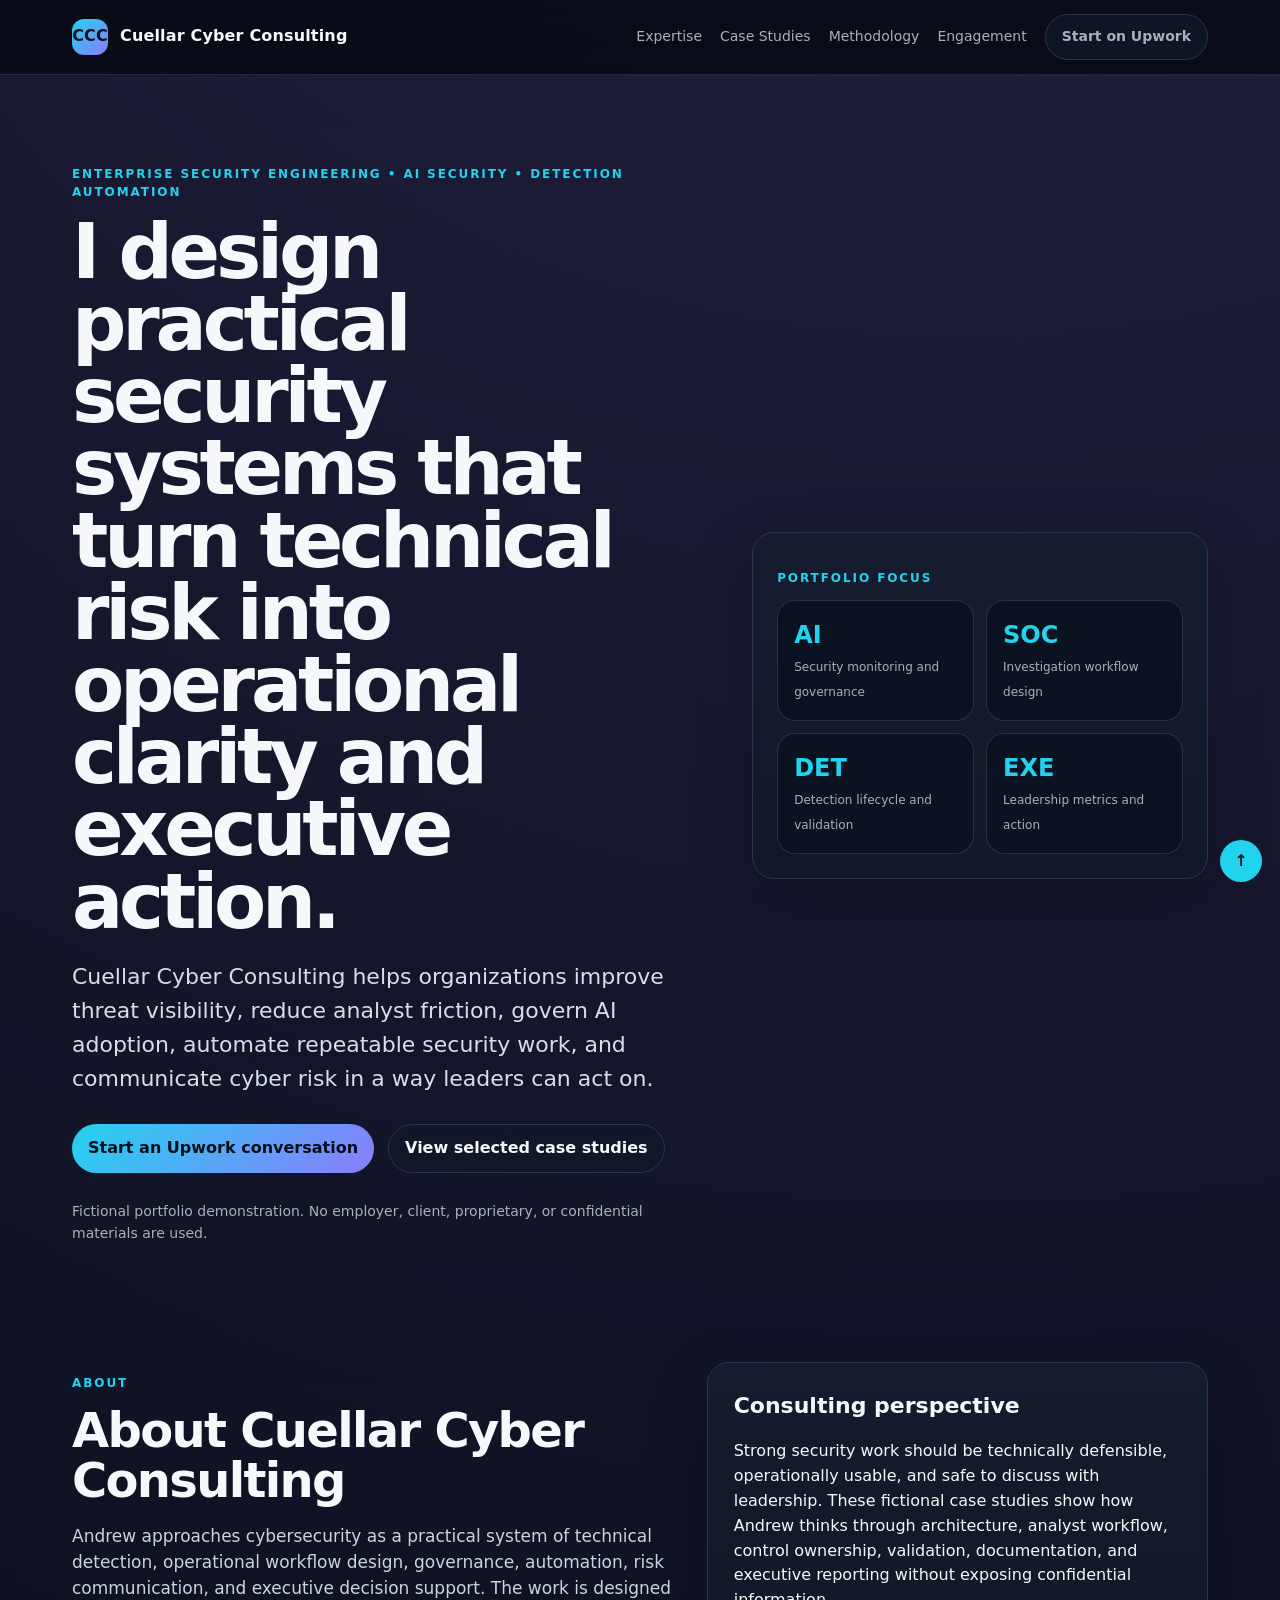
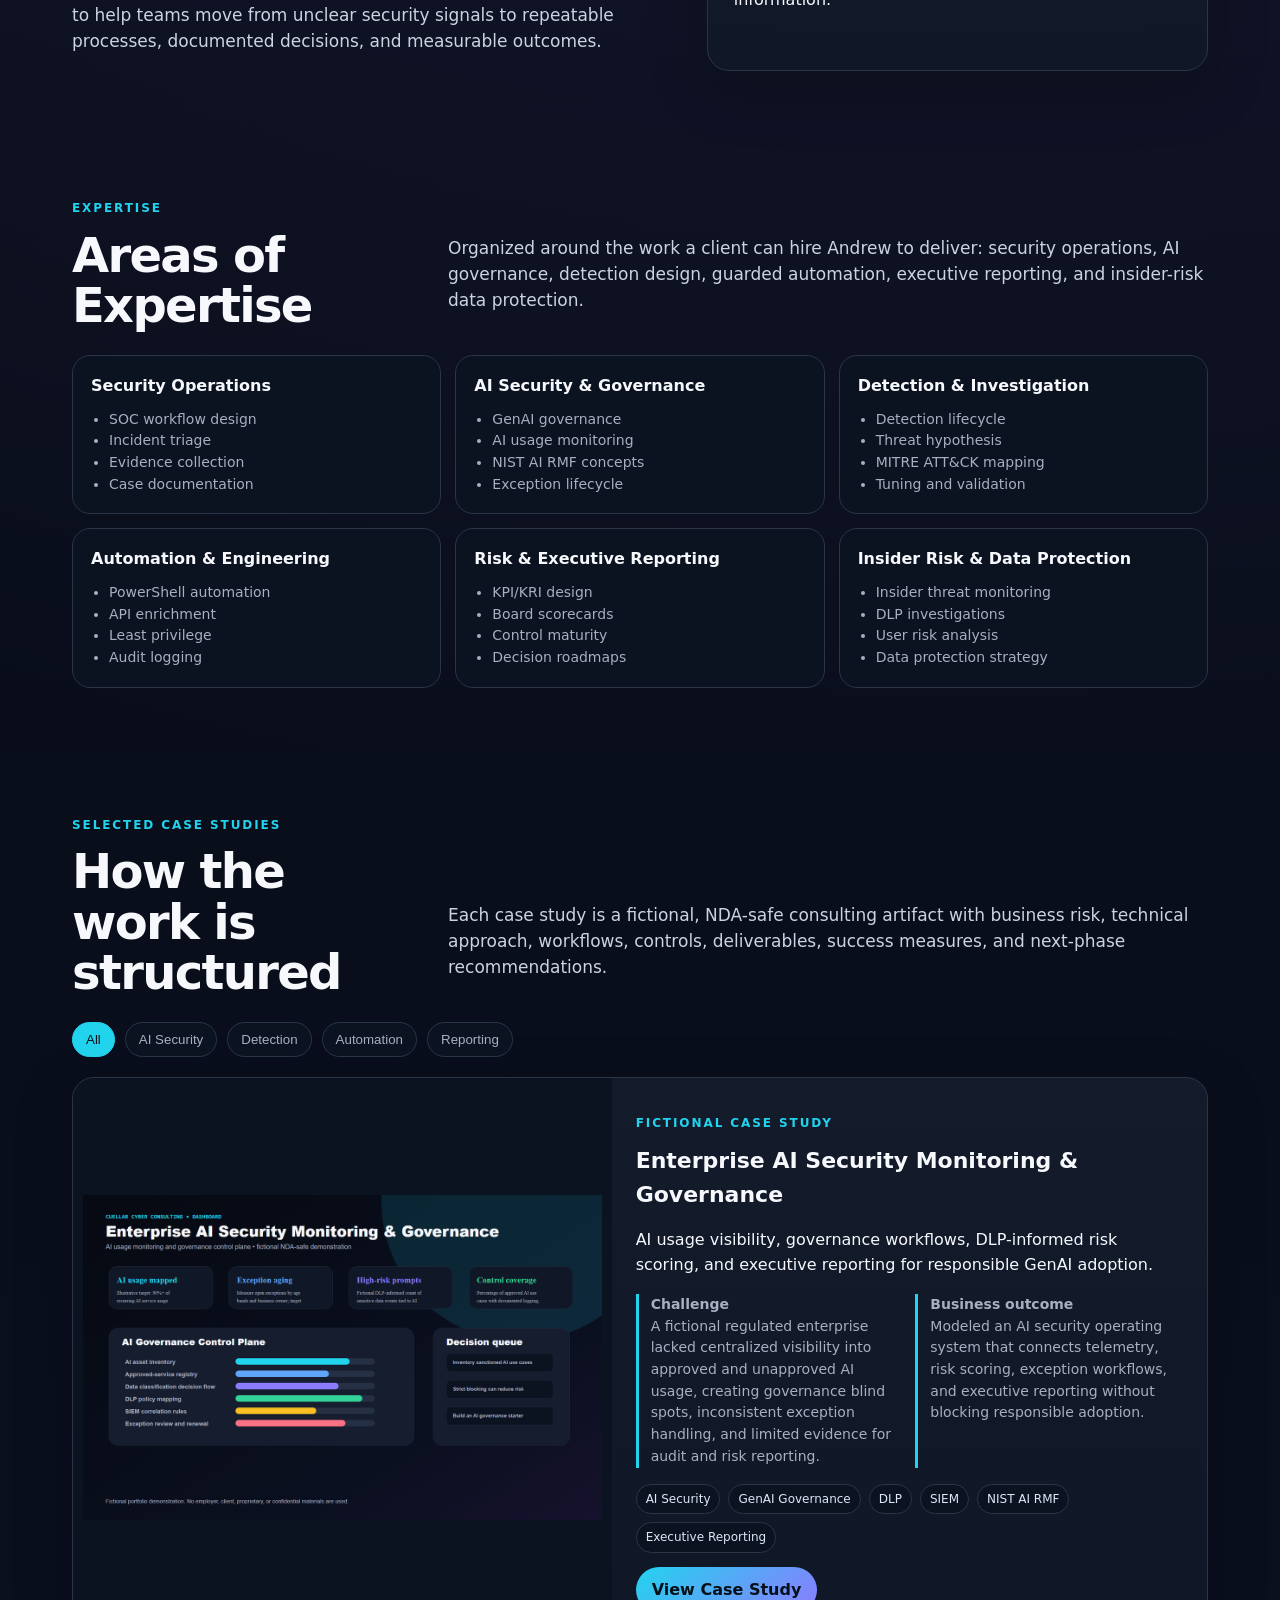
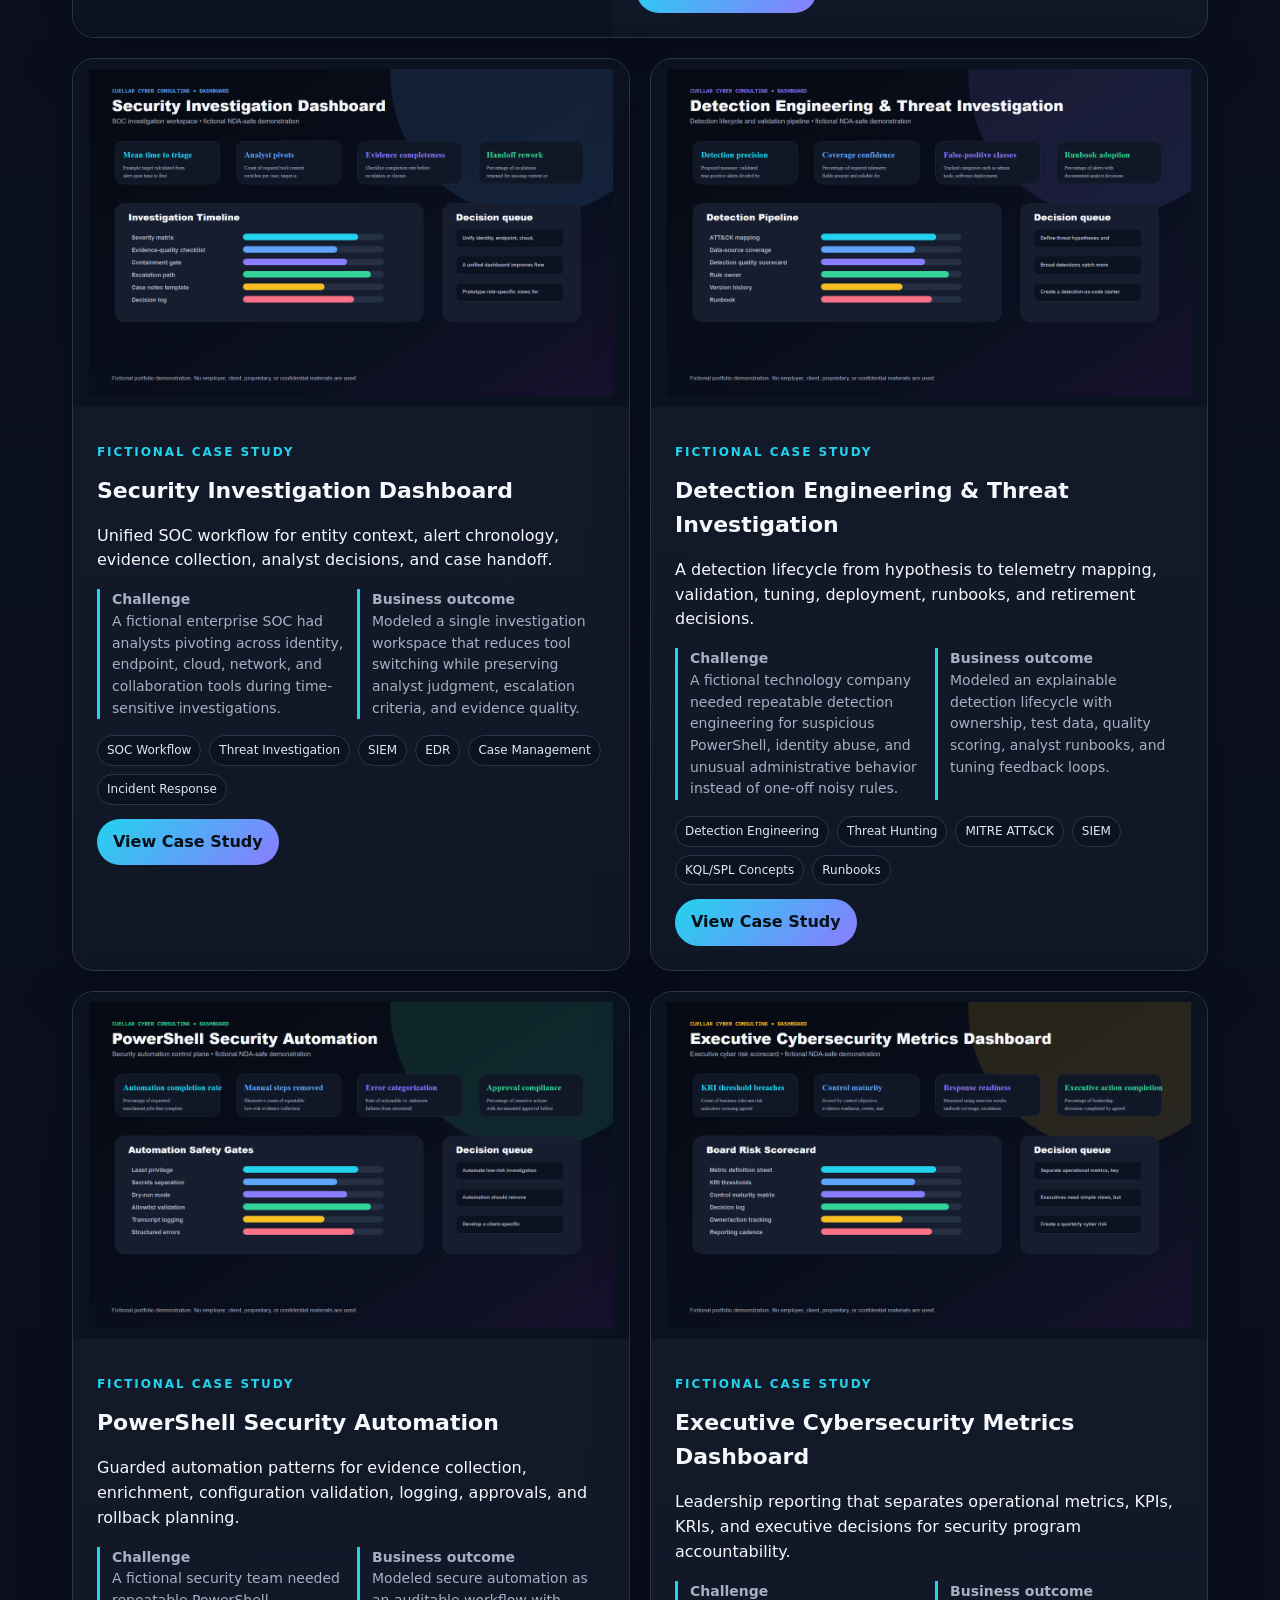
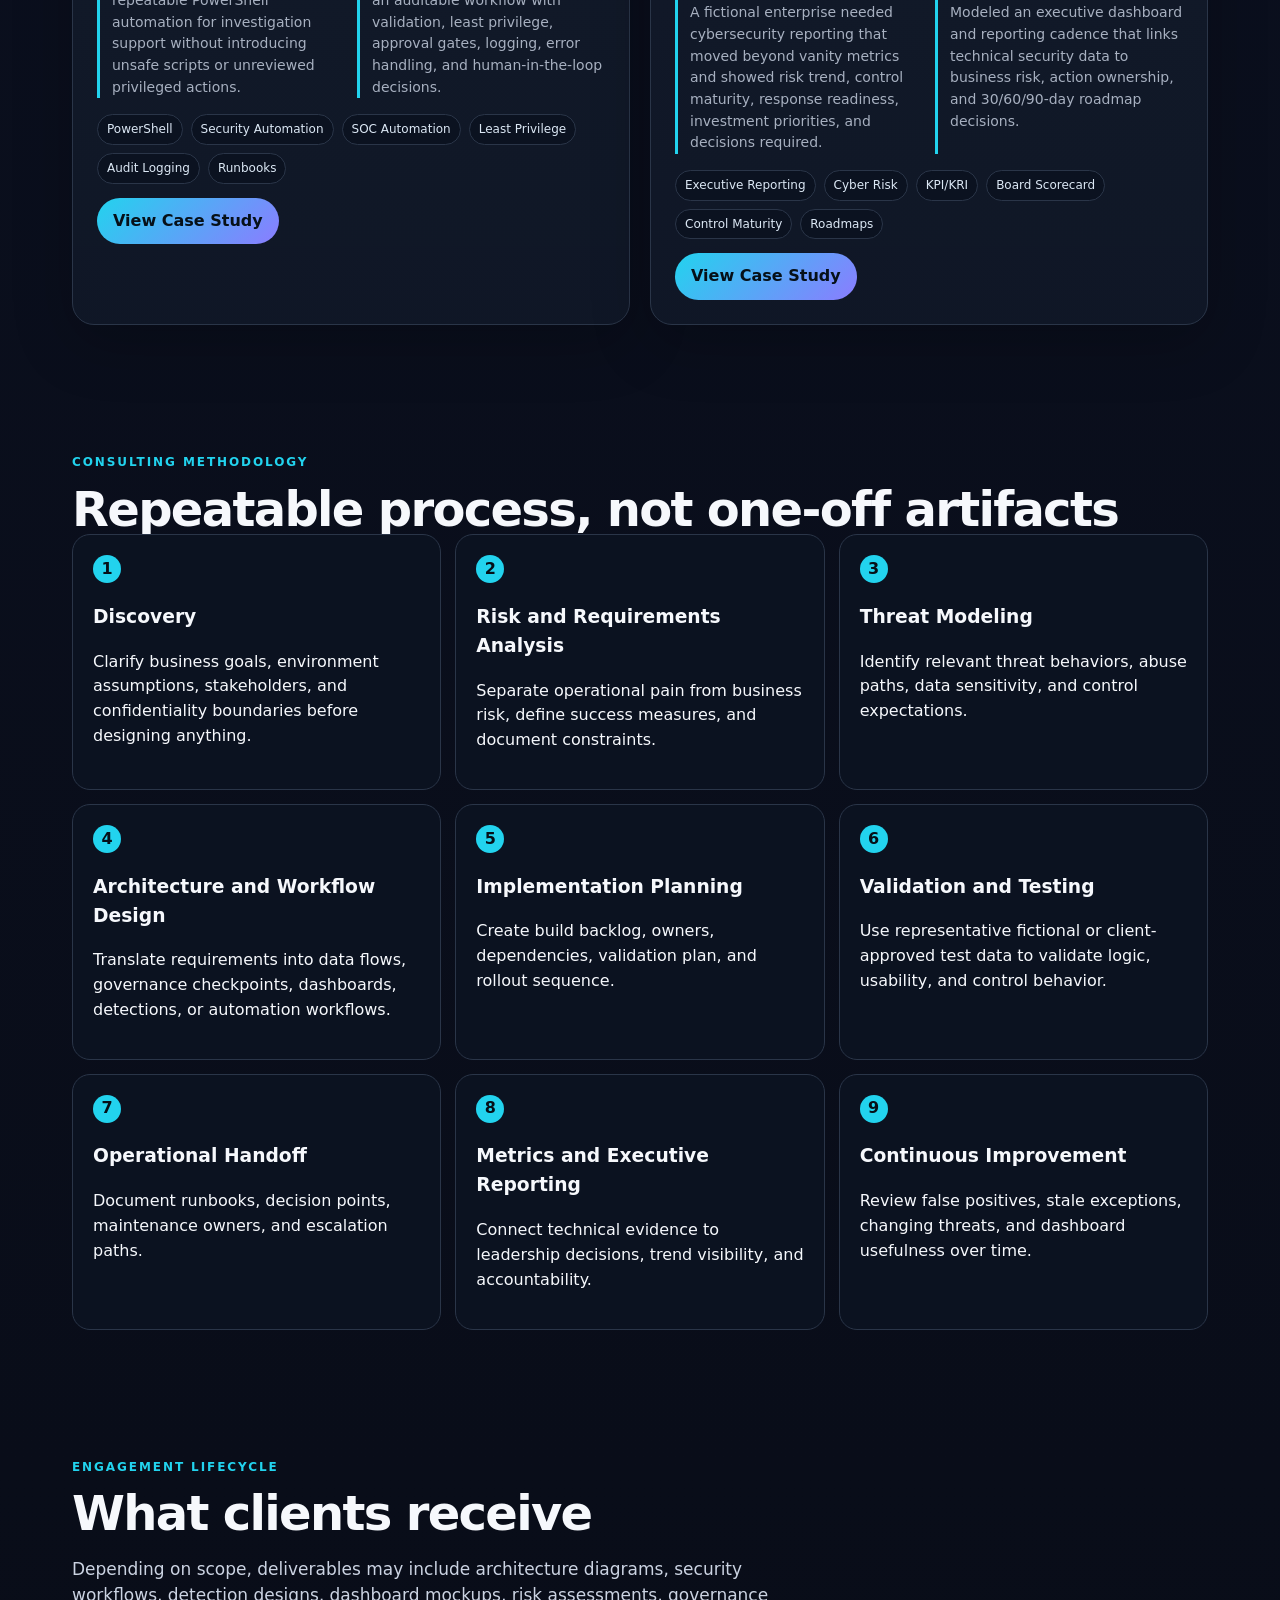
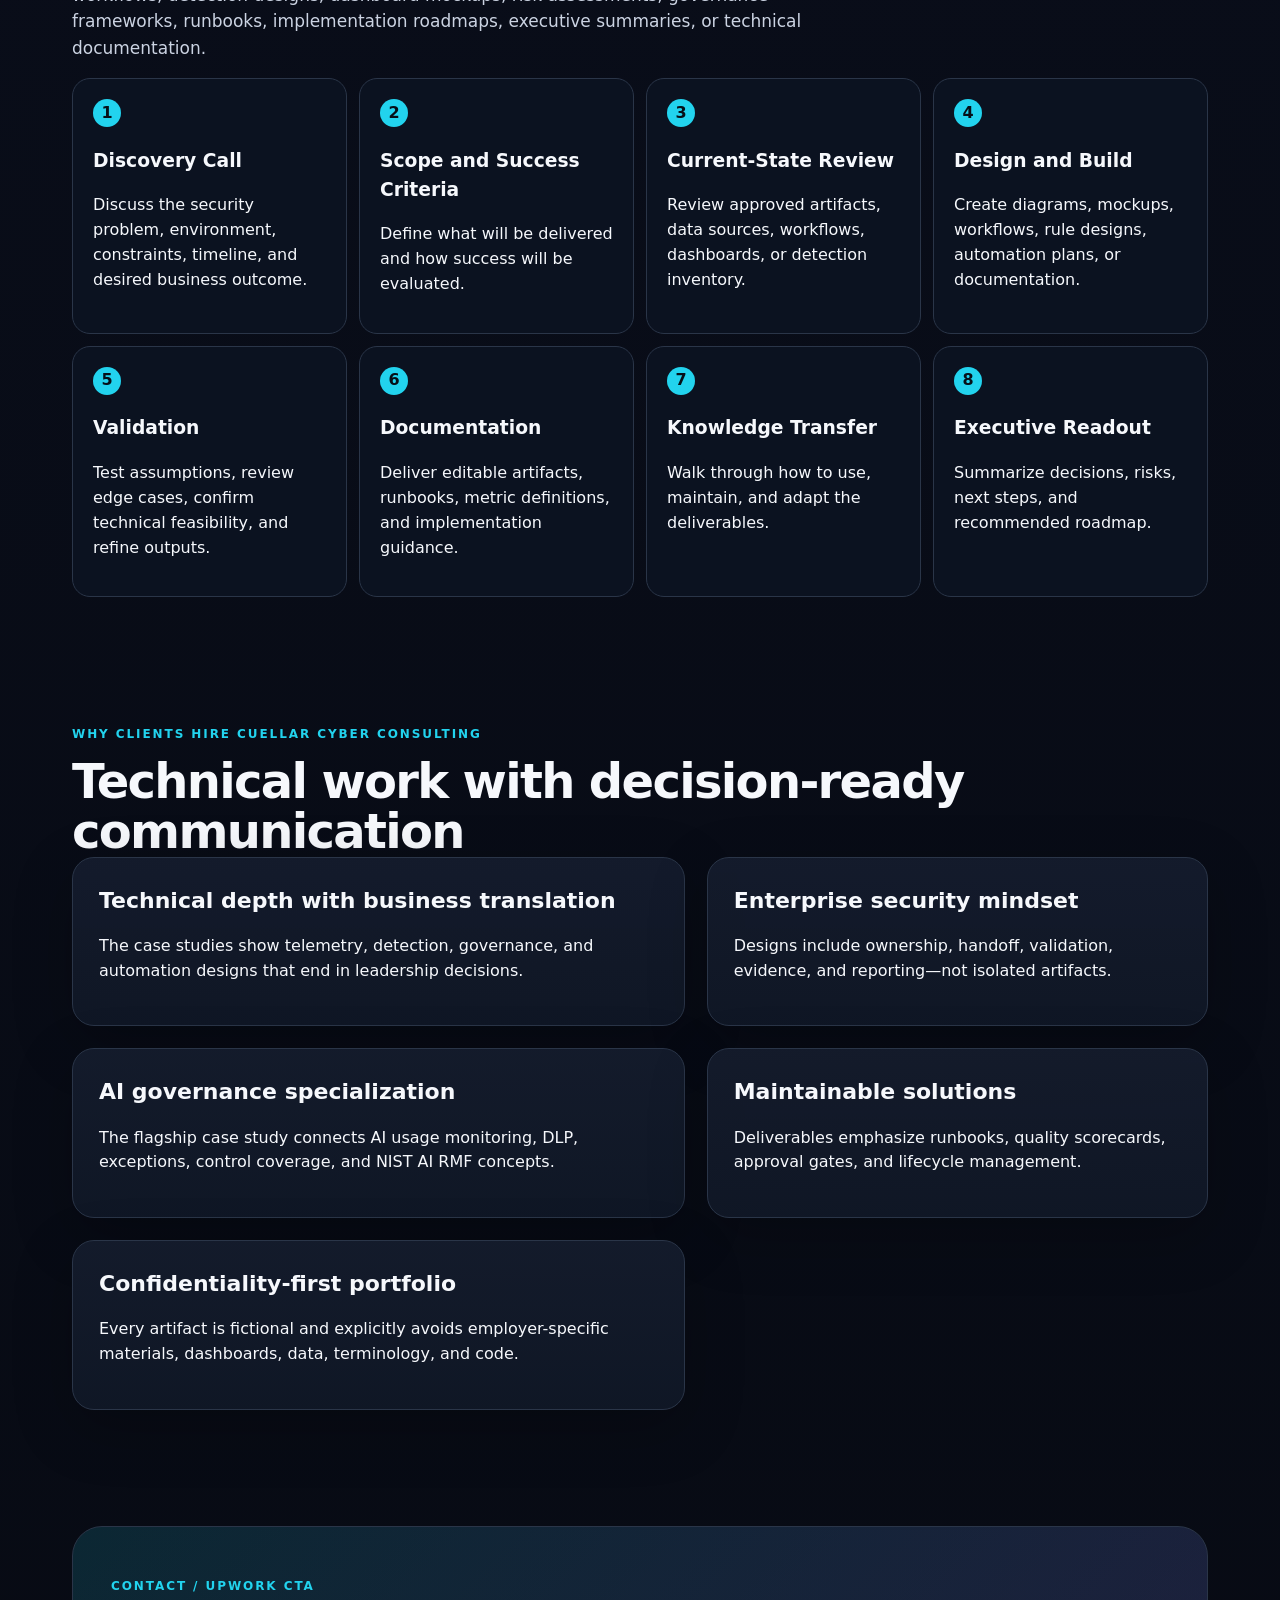
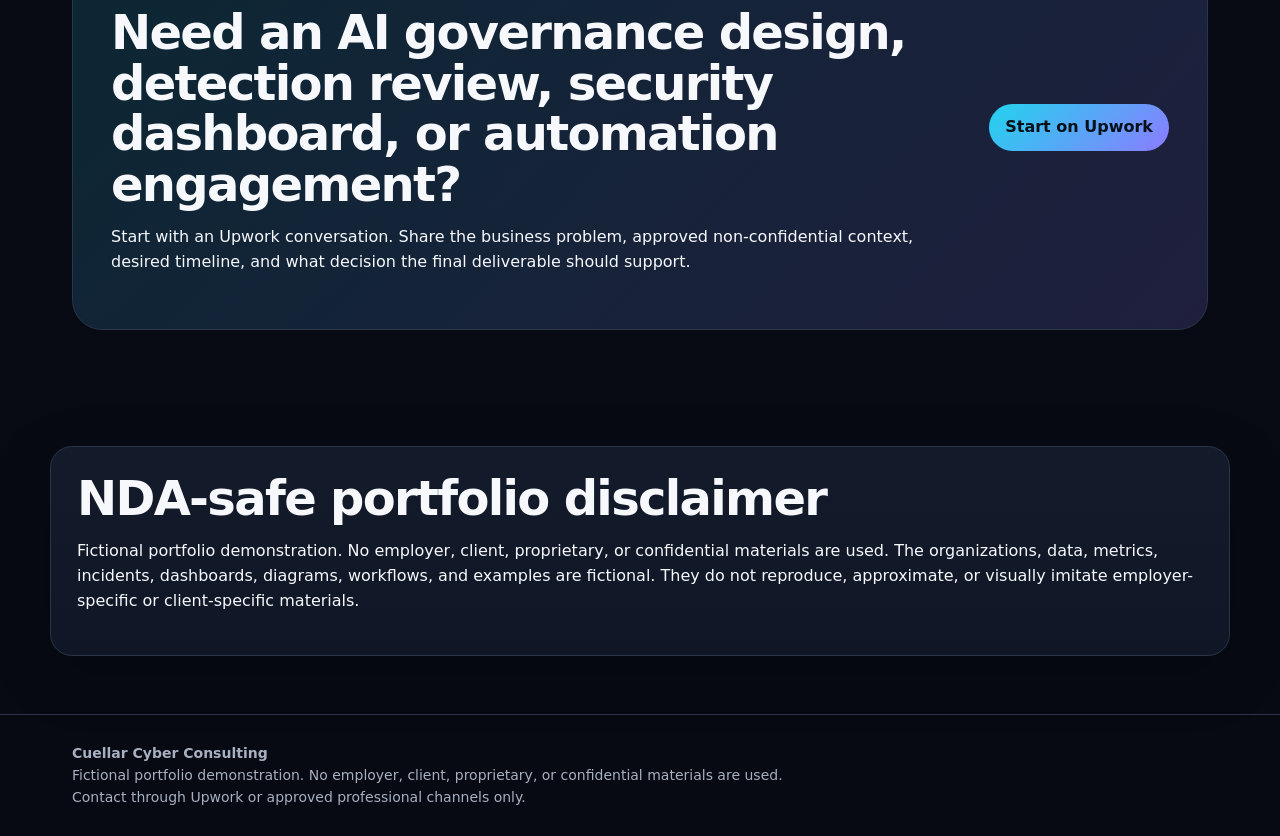
<file: index.html>
<!doctype html><html lang="en"><head><meta charset="utf-8"><meta name="viewport" content="width=device-width, initial-scale=1"><title>Andrew Cuellar | AI Security • Insider Risk • Detection Engineering</title><meta name="description" content="Cybersecurity consulting portfolio showcasing AI security, insider risk, data protection, detection engineering, security automation, executive reporting, governance, and AI security strategy through NDA-safe consulting case studies."><link rel="canonical" href="https://cuellarcyberconsulting.com/"><meta property="og:title" content="Andrew Cuellar | AI Security • Insider Risk • Detection Engineering"><meta property="og:description" content="Cybersecurity consulting portfolio showcasing AI security, insider risk, data protection, detection engineering, security automation, executive reporting, governance, and AI security strategy through NDA-safe consulting case studies."><meta property="og:type" content="website"><meta property="og:url" content="https://cuellarcyberconsulting.com/"><meta property="og:image" content="https://cuellarcyberconsulting.com/assets/thumbnails/01-ai-governance-thumbnail.png"><meta property="og:site_name" content="Cuellar Cyber Consulting"><meta name="twitter:card" content="summary_large_image"><meta name="twitter:title" content="Andrew Cuellar | AI Security • Insider Risk • Detection Engineering"><meta name="twitter:description" content="Cybersecurity consulting portfolio showcasing AI security, insider risk, data protection, detection engineering, security automation, executive reporting, governance, and AI security strategy through NDA-safe consulting case studies."><meta name="twitter:image" content="https://cuellarcyberconsulting.com/assets/thumbnails/01-ai-governance-thumbnail.png"><link rel="icon" href="assets/svg/favicon.svg" type="image/svg+xml"><link rel="stylesheet" href="assets/css/styles.css?v=4"><script defer src="assets/js/main.js?v=4"></script><script type="application/ld+json">{"@context":"https://schema.org","@type":"Person","name":"Andrew Cuellar","url":"https://cuellarcyberconsulting.com/","jobTitle":"Cybersecurity Consultant","brand":{"@type":"Brand","name":"Cuellar Cyber Consulting"},"knowsAbout":["AI Security","Insider Risk","Data Loss Prevention","Detection Engineering","Security Automation","Executive Reporting","Cybersecurity Governance","Data Protection Strategy"],"description":"Cybersecurity consulting portfolio showcasing AI security, insider risk, data protection, detection engineering, security automation, executive reporting, governance, and AI security strategy through NDA-safe consulting case studies."}</script></head><body><a class="skip" href="#main">Skip to content</a><header class="site-header"><nav class="nav" aria-label="Primary"><a class="brand" href="index.html"><span class="mark">CCC</span><span>Cuellar Cyber Consulting</span></a><div class="navlinks"><a href="index.html#expertise">Expertise</a><a href="index.html#case-studies">Case Studies</a><a href="index.html#methodology">Methodology</a><a href="index.html#engagement">Engagement</a><a class="btn" href="index.html#contact">Start on Upwork</a></div></nav></header>
<main id="main"><section class="hero"><div class="wrap hero-grid"><div><p class="eyebrow">Enterprise Security Engineering • AI Security • Detection Automation</p><h1>I design practical security systems that turn technical risk into operational clarity and executive action.</h1><p class="lead">Cuellar Cyber Consulting helps organizations improve threat visibility, reduce analyst friction, govern AI adoption, automate repeatable security work, and communicate cyber risk in a way leaders can act on.</p><div class="hero-actions"><a class="btn primary" href="#contact">Start an Upwork conversation</a><a class="btn" href="#case-studies">View selected case studies</a></div><p class="note">Fictional portfolio demonstration. No employer, client, proprietary, or confidential materials are used.</p></div><aside class="hero-card" aria-label="Portfolio focus"><p class="eyebrow">Portfolio focus</p><div class="kpi-grid"><div class="kpi"><b>AI</b><span>Security monitoring and governance</span></div><div class="kpi"><b>SOC</b><span>Investigation workflow design</span></div><div class="kpi"><b>DET</b><span>Detection lifecycle and validation</span></div><div class="kpi"><b>EXE</b><span>Leadership metrics and action</span></div></div></aside></div></section>
<section class="section" id="about"><div class="wrap about-grid"><div><p class="eyebrow">About</p><h2>About Cuellar Cyber Consulting</h2><p class="intro">Andrew approaches cybersecurity as a practical system of technical detection, operational workflow design, governance, automation, risk communication, and executive decision support. The work is designed to help teams move from unclear security signals to repeatable processes, documented decisions, and measurable outcomes.</p></div><div class="panel"><h3>Consulting perspective</h3><p>Strong security work should be technically defensible, operationally usable, and safe to discuss with leadership. These fictional case studies show how Andrew thinks through architecture, analyst workflow, control ownership, validation, documentation, and executive reporting without exposing confidential information.</p></div></div></section>
<section class="section" id="expertise"><div class="wrap"><div class="section-head"><div><p class="eyebrow">Expertise</p><h2>Areas of Expertise</h2></div><p class="intro">Organized around the work a client can hire Andrew to deliver: security operations, AI governance, detection design, guarded automation, executive reporting, and insider-risk data protection.</p></div><div class="cap-grid"><div class="cap"><h3>Security Operations</h3><ul><li>SOC workflow design</li><li>Incident triage</li><li>Evidence collection</li><li>Case documentation</li></ul></div><div class="cap"><h3>AI Security &amp; Governance</h3><ul><li>GenAI governance</li><li>AI usage monitoring</li><li>NIST AI RMF concepts</li><li>Exception lifecycle</li></ul></div><div class="cap"><h3>Detection &amp; Investigation</h3><ul><li>Detection lifecycle</li><li>Threat hypothesis</li><li>MITRE ATT&amp;CK mapping</li><li>Tuning and validation</li></ul></div><div class="cap"><h3>Automation &amp; Engineering</h3><ul><li>PowerShell automation</li><li>API enrichment</li><li>Least privilege</li><li>Audit logging</li></ul></div><div class="cap"><h3>Risk &amp; Executive Reporting</h3><ul><li>KPI/KRI design</li><li>Board scorecards</li><li>Control maturity</li><li>Decision roadmaps</li></ul></div><div class="cap"><h3>Insider Risk &amp; Data Protection</h3><ul><li>Insider threat monitoring</li><li>DLP investigations</li><li>User risk analysis</li><li>Data protection strategy</li></ul></div></div></div></section>
<section class="section" id="case-studies"><div class="wrap"><div class="section-head"><div><p class="eyebrow">Selected case studies</p><h2>How the work is structured</h2></div><p class="intro">Each case study is a fictional, NDA-safe consulting artifact with business risk, technical approach, workflows, controls, deliverables, success measures, and next-phase recommendations.</p></div><div class="toolbar" aria-label="Filter case studies"><button class="filter active" type="button" data-filter="all">All</button><button class="filter" type="button" data-filter="ai">AI Security</button><button class="filter" type="button" data-filter="detection">Detection</button><button class="filter" type="button" data-filter="automation">Automation</button><button class="filter" type="button" data-filter="reporting">Reporting</button></div><div class="case-grid"><article class="card case-card" data-featured="true" data-tags="ai"><img src="assets/thumbnails/01-ai-governance-thumbnail.png" alt="Fictional Enterprise AI Security Monitoring &amp; Governance dashboard thumbnail"><div class="case-body"><p class="eyebrow">Fictional Case Study</p><h3>Enterprise AI Security Monitoring &amp; Governance</h3><p>AI usage visibility, governance workflows, DLP-informed risk scoring, and executive reporting for responsible GenAI adoption.</p><div class="case-meta"><div class="mini"><strong>Challenge</strong><br>A fictional regulated enterprise lacked centralized visibility into approved and unapproved AI usage, creating governance blind spots, inconsistent exception handling, and limited evidence for audit and risk reporting.</div><div class="mini"><strong>Business outcome</strong><br>Modeled an AI security operating system that connects telemetry, risk scoring, exception workflows, and executive reporting without blocking responsible adoption.</div></div><div class="tags"><span class="tag">AI Security</span><span class="tag">GenAI Governance</span><span class="tag">DLP</span><span class="tag">SIEM</span><span class="tag">NIST AI RMF</span><span class="tag">Executive Reporting</span></div><a class="btn primary" href="case-studies/01-ai-governance.html">View Case Study</a></div></article><article class="card case-card" data-featured="false" data-tags="detection"><img src="assets/thumbnails/02-investigation-dashboard-thumbnail.png" alt="Fictional Security Investigation Dashboard dashboard thumbnail"><div class="case-body"><p class="eyebrow">Fictional Case Study</p><h3>Security Investigation Dashboard</h3><p>Unified SOC workflow for entity context, alert chronology, evidence collection, analyst decisions, and case handoff.</p><div class="case-meta"><div class="mini"><strong>Challenge</strong><br>A fictional enterprise SOC had analysts pivoting across identity, endpoint, cloud, network, and collaboration tools during time-sensitive investigations.</div><div class="mini"><strong>Business outcome</strong><br>Modeled a single investigation workspace that reduces tool switching while preserving analyst judgment, escalation criteria, and evidence quality.</div></div><div class="tags"><span class="tag">SOC Workflow</span><span class="tag">Threat Investigation</span><span class="tag">SIEM</span><span class="tag">EDR</span><span class="tag">Case Management</span><span class="tag">Incident Response</span></div><a class="btn primary" href="case-studies/02-investigation-dashboard.html">View Case Study</a></div></article><article class="card case-card" data-featured="false" data-tags="detection"><img src="assets/thumbnails/03-detection-engineering-thumbnail.png" alt="Fictional Detection Engineering &amp; Threat Investigation dashboard thumbnail"><div class="case-body"><p class="eyebrow">Fictional Case Study</p><h3>Detection Engineering &amp; Threat Investigation</h3><p>A detection lifecycle from hypothesis to telemetry mapping, validation, tuning, deployment, runbooks, and retirement decisions.</p><div class="case-meta"><div class="mini"><strong>Challenge</strong><br>A fictional technology company needed repeatable detection engineering for suspicious PowerShell, identity abuse, and unusual administrative behavior instead of one-off noisy rules.</div><div class="mini"><strong>Business outcome</strong><br>Modeled an explainable detection lifecycle with ownership, test data, quality scoring, analyst runbooks, and tuning feedback loops.</div></div><div class="tags"><span class="tag">Detection Engineering</span><span class="tag">Threat Hunting</span><span class="tag">MITRE ATT&amp;CK</span><span class="tag">SIEM</span><span class="tag">KQL/SPL Concepts</span><span class="tag">Runbooks</span></div><a class="btn primary" href="case-studies/03-detection-engineering.html">View Case Study</a></div></article><article class="card case-card" data-featured="false" data-tags="automation"><img src="assets/thumbnails/04-powershell-automation-thumbnail.png" alt="Fictional PowerShell Security Automation dashboard thumbnail"><div class="case-body"><p class="eyebrow">Fictional Case Study</p><h3>PowerShell Security Automation</h3><p>Guarded automation patterns for evidence collection, enrichment, configuration validation, logging, approvals, and rollback planning.</p><div class="case-meta"><div class="mini"><strong>Challenge</strong><br>A fictional security team needed repeatable PowerShell automation for investigation support without introducing unsafe scripts or unreviewed privileged actions.</div><div class="mini"><strong>Business outcome</strong><br>Modeled secure automation as an auditable workflow with validation, least privilege, approval gates, logging, error handling, and human-in-the-loop decisions.</div></div><div class="tags"><span class="tag">PowerShell</span><span class="tag">Security Automation</span><span class="tag">SOC Automation</span><span class="tag">Least Privilege</span><span class="tag">Audit Logging</span><span class="tag">Runbooks</span></div><a class="btn primary" href="case-studies/04-powershell-automation.html">View Case Study</a></div></article><article class="card case-card" data-featured="false" data-tags="reporting"><img src="assets/thumbnails/05-executive-metrics-thumbnail.png" alt="Fictional Executive Cybersecurity Metrics Dashboard dashboard thumbnail"><div class="case-body"><p class="eyebrow">Fictional Case Study</p><h3>Executive Cybersecurity Metrics Dashboard</h3><p>Leadership reporting that separates operational metrics, KPIs, KRIs, and executive decisions for security program accountability.</p><div class="case-meta"><div class="mini"><strong>Challenge</strong><br>A fictional enterprise needed cybersecurity reporting that moved beyond vanity metrics and showed risk trend, control maturity, response readiness, investment priorities, and decisions required.</div><div class="mini"><strong>Business outcome</strong><br>Modeled an executive dashboard and reporting cadence that links technical security data to business risk, action ownership, and 30/60/90-day roadmap decisions.</div></div><div class="tags"><span class="tag">Executive Reporting</span><span class="tag">Cyber Risk</span><span class="tag">KPI/KRI</span><span class="tag">Board Scorecard</span><span class="tag">Control Maturity</span><span class="tag">Roadmaps</span></div><a class="btn primary" href="case-studies/05-executive-metrics.html">View Case Study</a></div></article></div></div></section>
<section class="section" id="methodology"><div class="wrap"><p class="eyebrow">Consulting methodology</p><h2>Repeatable process, not one-off artifacts</h2><div class="method"><div class="step"><h3>Discovery</h3><p>Clarify business goals, environment assumptions, stakeholders, and confidentiality boundaries before designing anything.</p></div><div class="step"><h3>Risk and Requirements Analysis</h3><p>Separate operational pain from business risk, define success measures, and document constraints.</p></div><div class="step"><h3>Threat Modeling</h3><p>Identify relevant threat behaviors, abuse paths, data sensitivity, and control expectations.</p></div><div class="step"><h3>Architecture and Workflow Design</h3><p>Translate requirements into data flows, governance checkpoints, dashboards, detections, or automation workflows.</p></div><div class="step"><h3>Implementation Planning</h3><p>Create build backlog, owners, dependencies, validation plan, and rollout sequence.</p></div><div class="step"><h3>Validation and Testing</h3><p>Use representative fictional or client-approved test data to validate logic, usability, and control behavior.</p></div><div class="step"><h3>Operational Handoff</h3><p>Document runbooks, decision points, maintenance owners, and escalation paths.</p></div><div class="step"><h3>Metrics and Executive Reporting</h3><p>Connect technical evidence to leadership decisions, trend visibility, and accountability.</p></div><div class="step"><h3>Continuous Improvement</h3><p>Review false positives, stale exceptions, changing threats, and dashboard usefulness over time.</p></div></div></div></section>
<section class="section" id="engagement"><div class="wrap"><p class="eyebrow">Engagement lifecycle</p><h2>What clients receive</h2><p class="intro">Depending on scope, deliverables may include architecture diagrams, security workflows, detection designs, dashboard mockups, risk assessments, governance frameworks, runbooks, implementation roadmaps, executive summaries, or technical documentation.</p><div class="timeline"><div class="step"><h3>Discovery Call</h3><p>Discuss the security problem, environment, constraints, timeline, and desired business outcome.</p></div><div class="step"><h3>Scope and Success Criteria</h3><p>Define what will be delivered and how success will be evaluated.</p></div><div class="step"><h3>Current-State Review</h3><p>Review approved artifacts, data sources, workflows, dashboards, or detection inventory.</p></div><div class="step"><h3>Design and Build</h3><p>Create diagrams, mockups, workflows, rule designs, automation plans, or documentation.</p></div><div class="step"><h3>Validation</h3><p>Test assumptions, review edge cases, confirm technical feasibility, and refine outputs.</p></div><div class="step"><h3>Documentation</h3><p>Deliver editable artifacts, runbooks, metric definitions, and implementation guidance.</p></div><div class="step"><h3>Knowledge Transfer</h3><p>Walk through how to use, maintain, and adapt the deliverables.</p></div><div class="step"><h3>Executive Readout</h3><p>Summarize decisions, risks, next steps, and recommended roadmap.</p></div></div></div></section>
<section class="section" id="why"><div class="wrap"><p class="eyebrow">Why clients hire Cuellar Cyber Consulting</p><h2>Technical work with decision-ready communication</h2><div class="why-grid"><div class="panel"><h3>Technical depth with business translation</h3><p>The case studies show telemetry, detection, governance, and automation designs that end in leadership decisions.</p></div><div class="panel"><h3>Enterprise security mindset</h3><p>Designs include ownership, handoff, validation, evidence, and reporting—not isolated artifacts.</p></div><div class="panel"><h3>AI governance specialization</h3><p>The flagship case study connects AI usage monitoring, DLP, exceptions, control coverage, and NIST AI RMF concepts.</p></div><div class="panel"><h3>Maintainable solutions</h3><p>Deliverables emphasize runbooks, quality scorecards, approval gates, and lifecycle management.</p></div><div class="panel"><h3>Confidentiality-first portfolio</h3><p>Every artifact is fictional and explicitly avoids employer-specific materials, dashboards, data, terminology, and code.</p></div></div></div></section>
<section class="section" id="contact"><div class="wrap"><div class="cta"><div><p class="eyebrow">Contact / Upwork CTA</p><h2>Need an AI governance design, detection review, security dashboard, or automation engagement?</h2><p>Start with an Upwork conversation. Share the business problem, approved non-confidential context, desired timeline, and what decision the final deliverable should support.</p></div><a class="btn primary" href="https://www.upwork.com/freelancers/~01b138cfa74cf998a4?mp_source=share" target="_blank" rel="noopener" aria-label="Open Upwork to start a conversation">Start on Upwork</a></div></div></section>
<section class="section"><div class="wrap panel"><h2>NDA-safe portfolio disclaimer</h2><p>Fictional portfolio demonstration. No employer, client, proprietary, or confidential materials are used. The organizations, data, metrics, incidents, dashboards, diagrams, workflows, and examples are fictional. They do not reproduce, approximate, or visually imitate employer-specific or client-specific materials.</p></div></section></main><a class="backtop" href="#main" aria-label="Back to top">↑</a><footer class="footer"><div class="wrap"><strong>Cuellar Cyber Consulting</strong><br>Fictional portfolio demonstration. No employer, client, proprietary, or confidential materials are used.<br>Contact through Upwork or approved professional channels only.</div></footer></body></html>
</file>
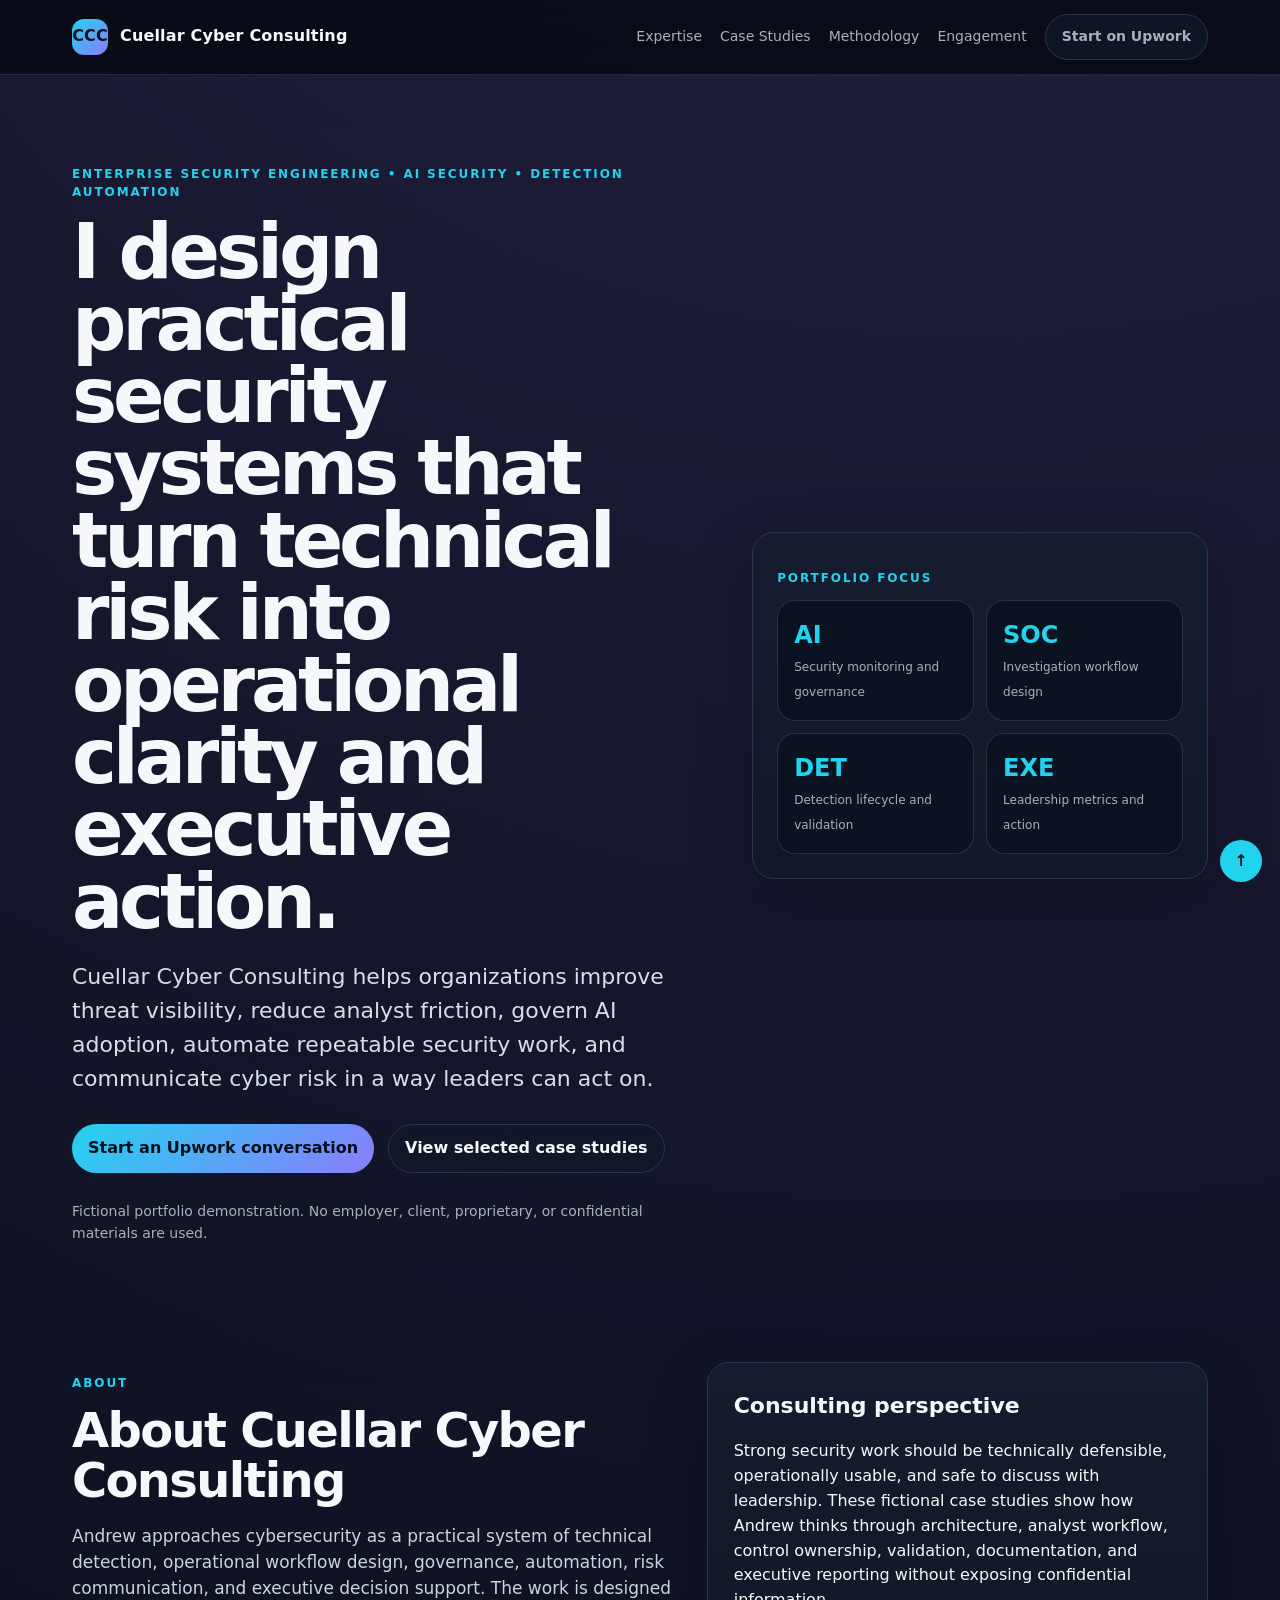
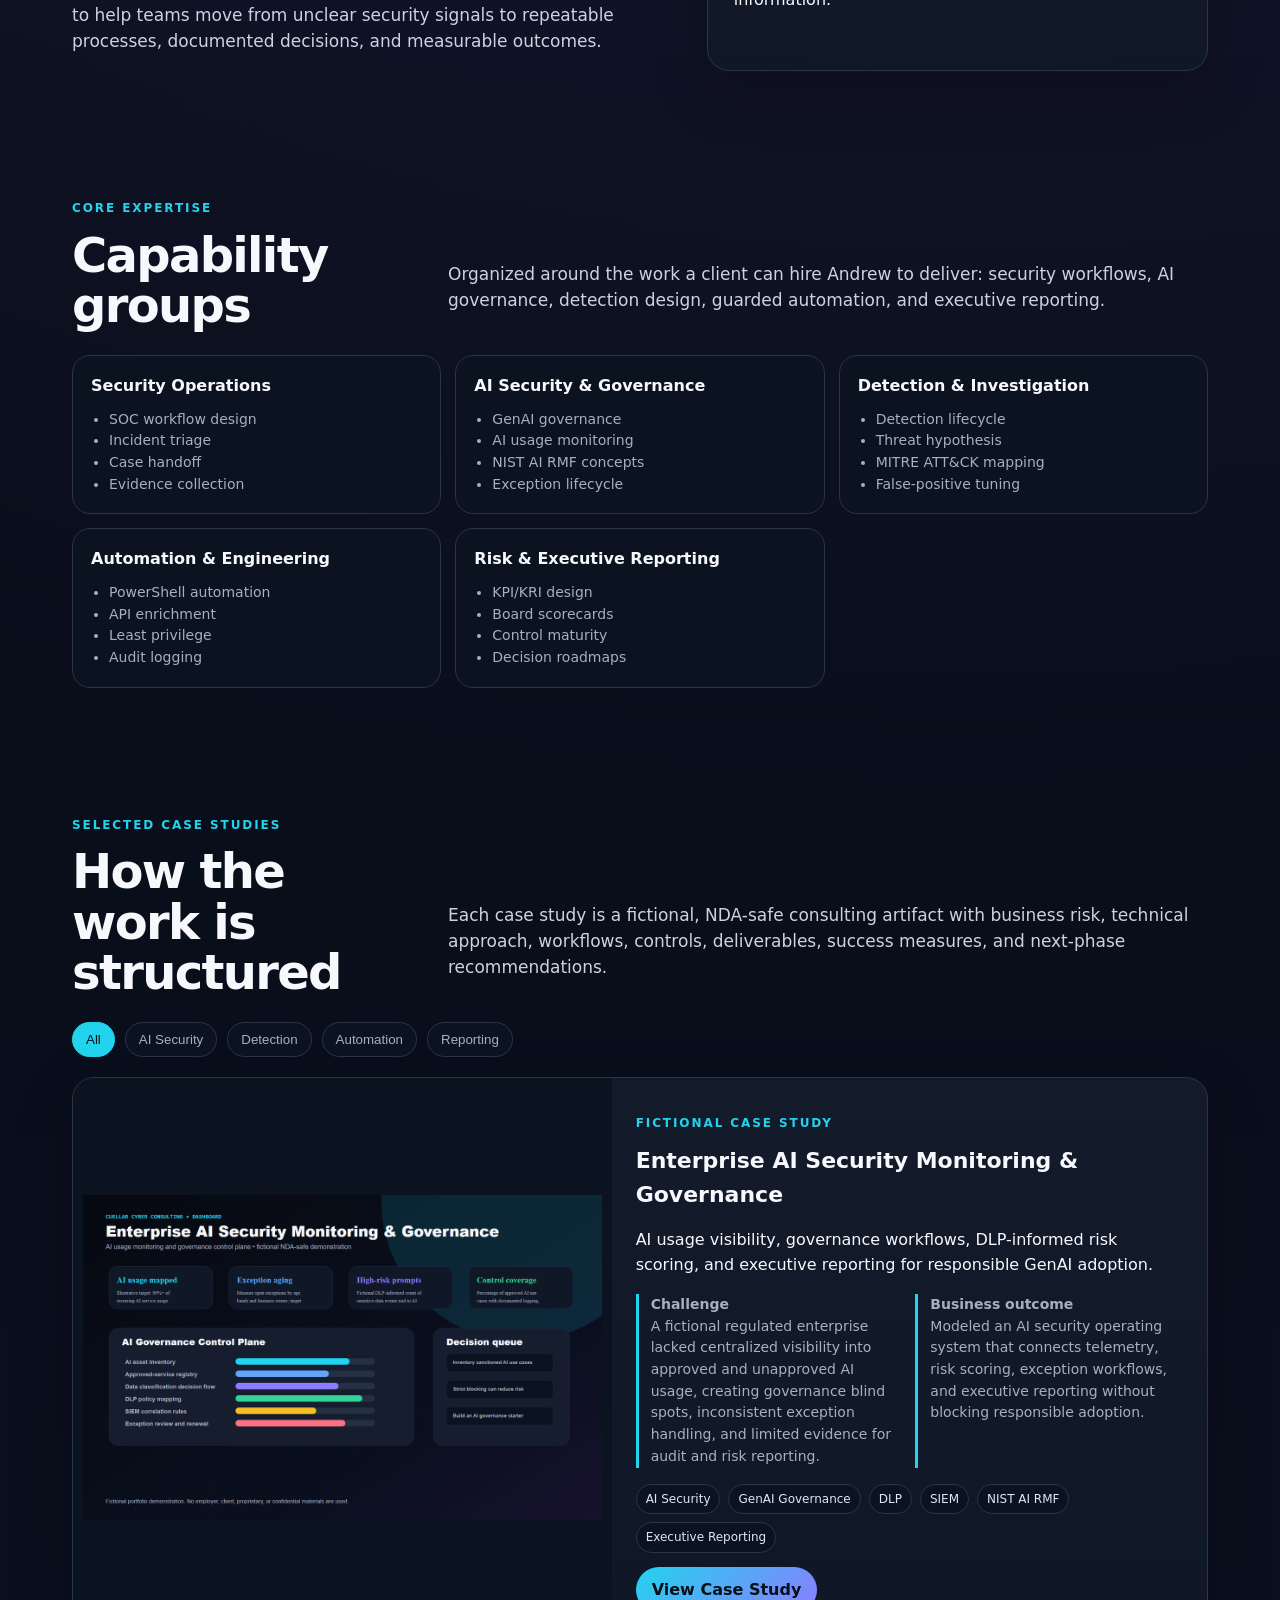
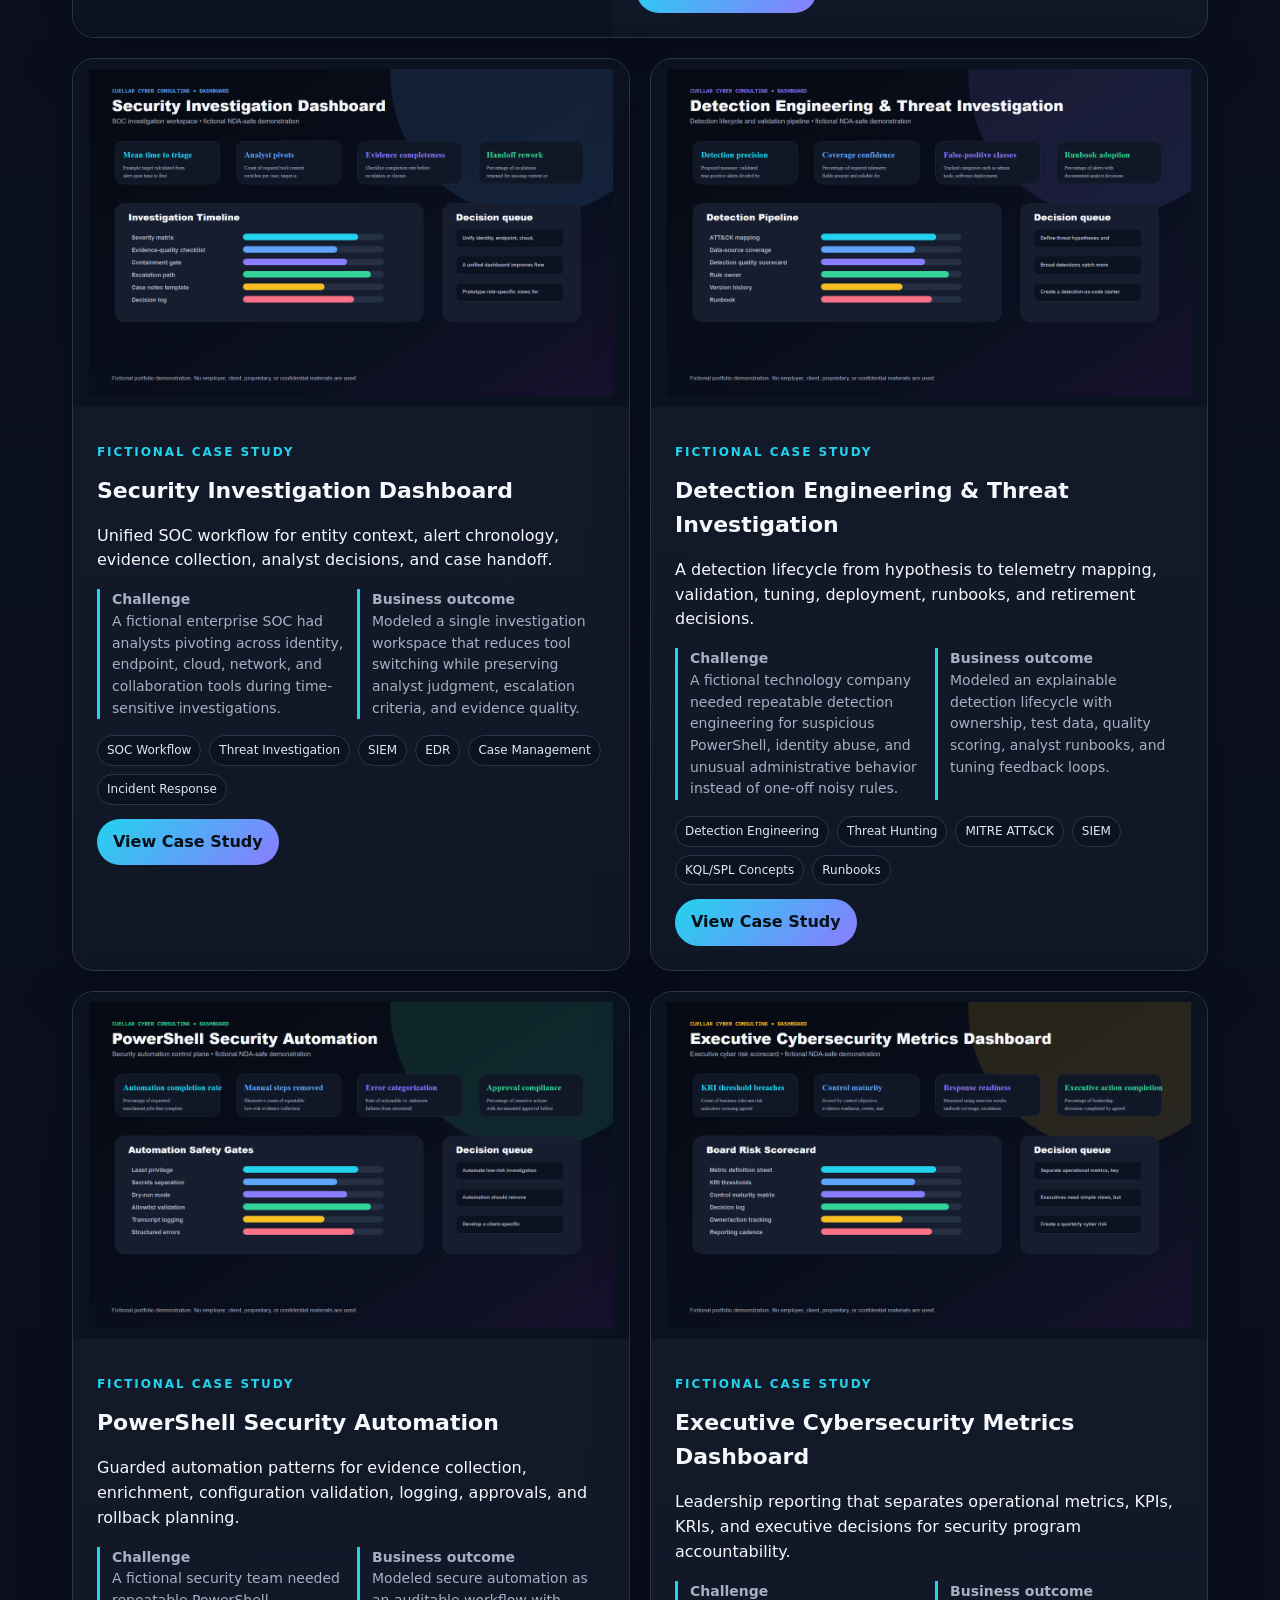
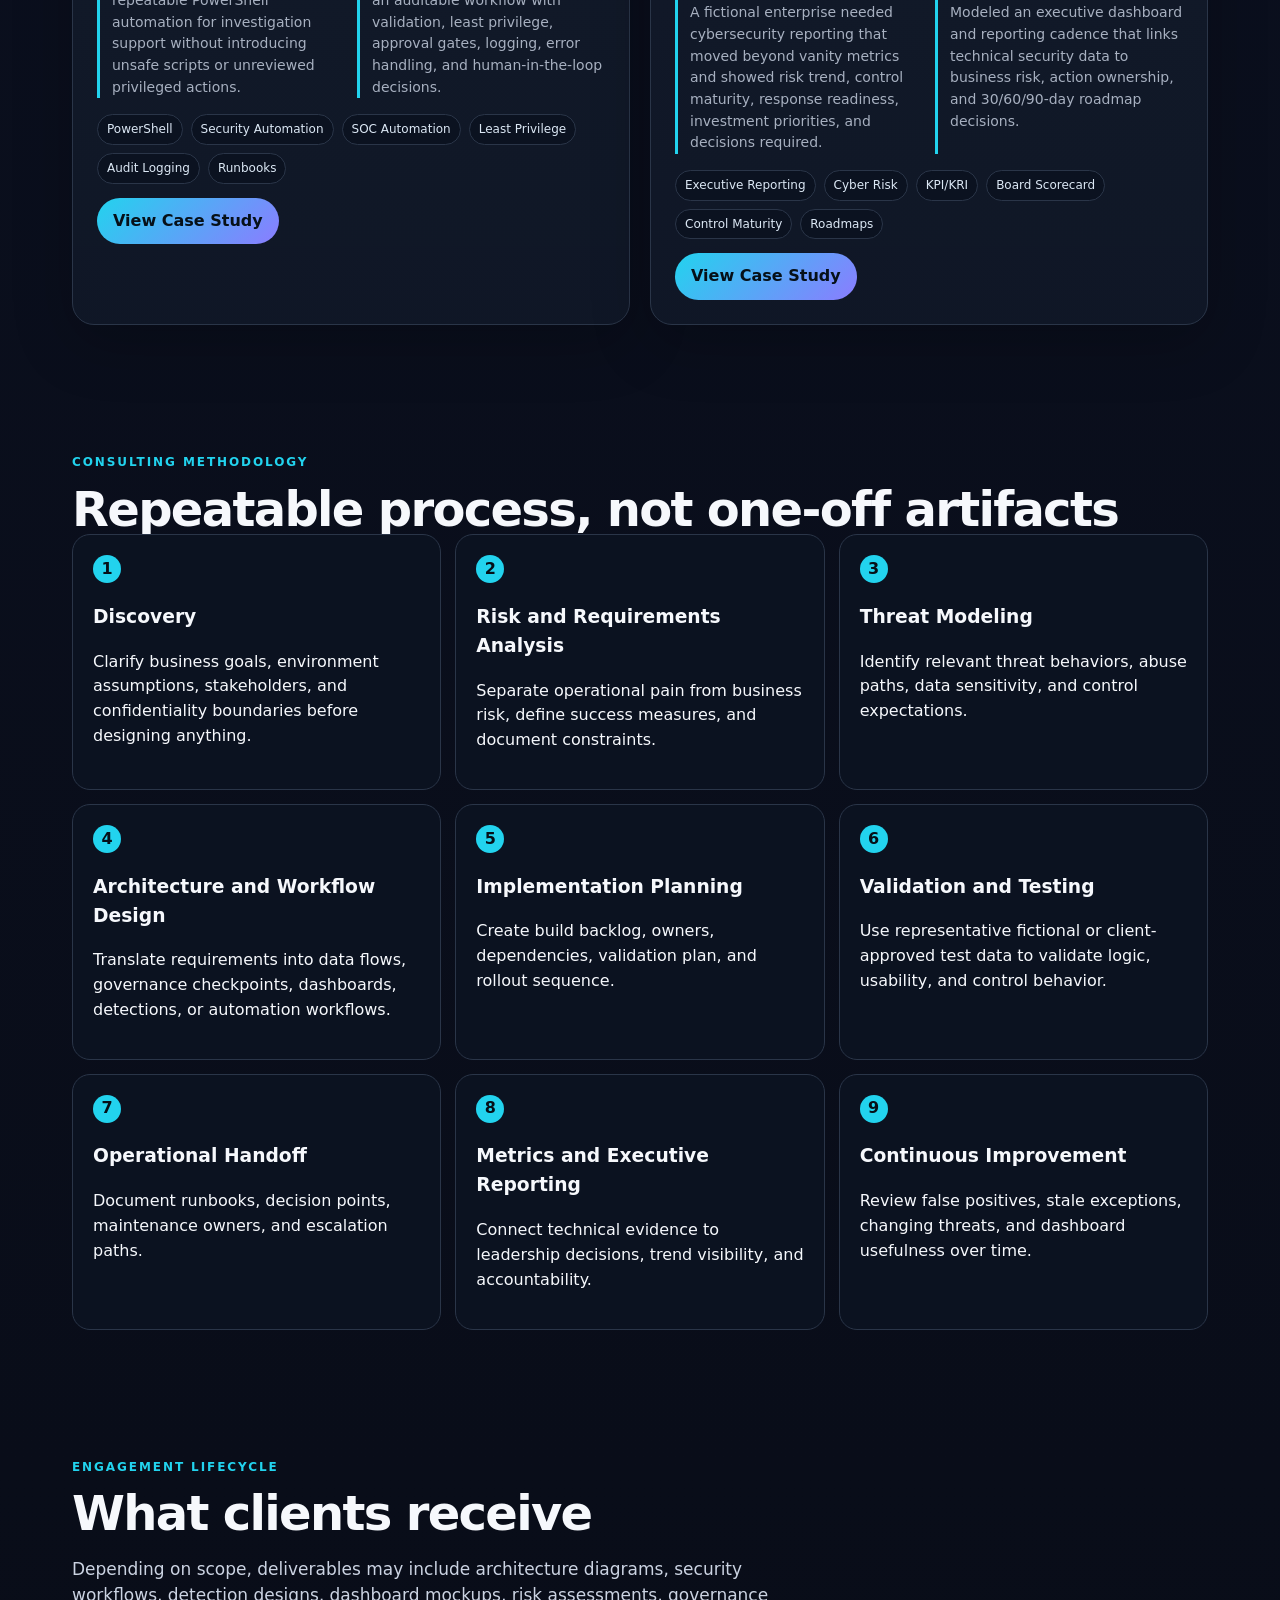
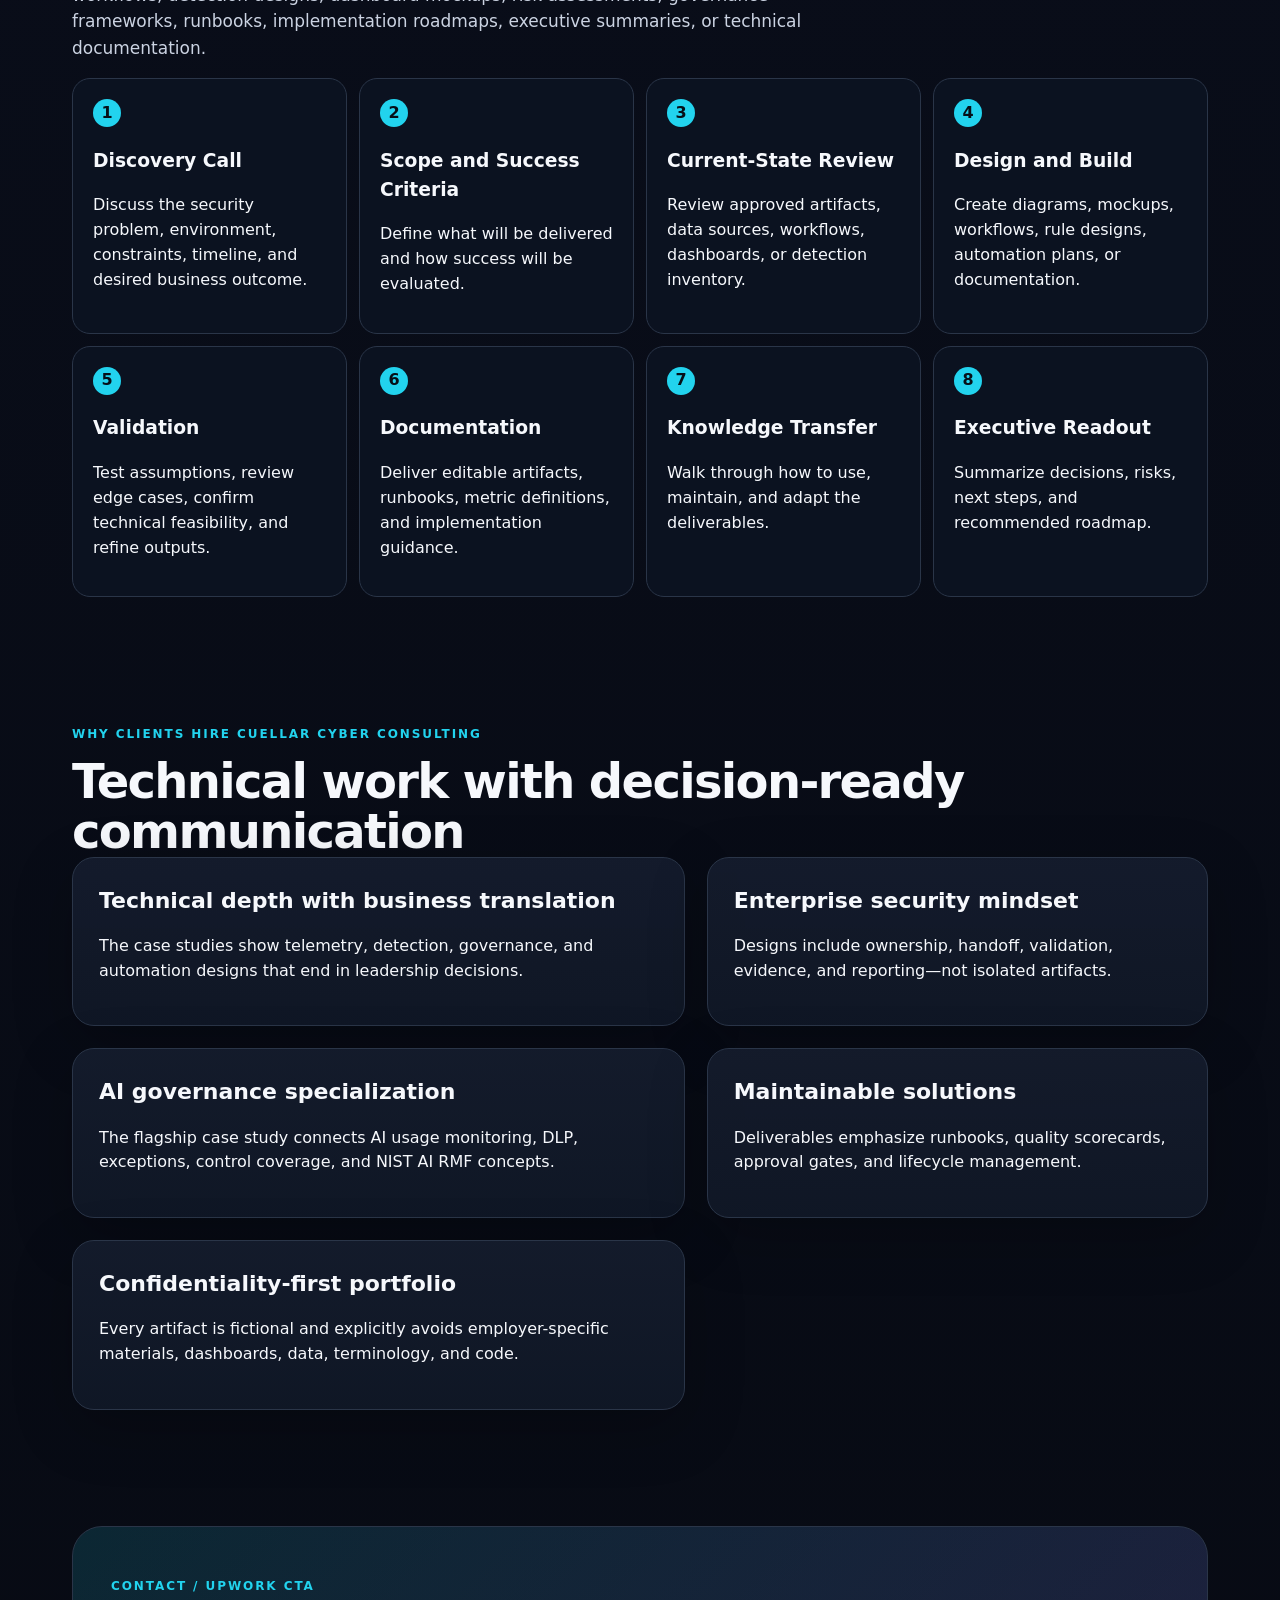
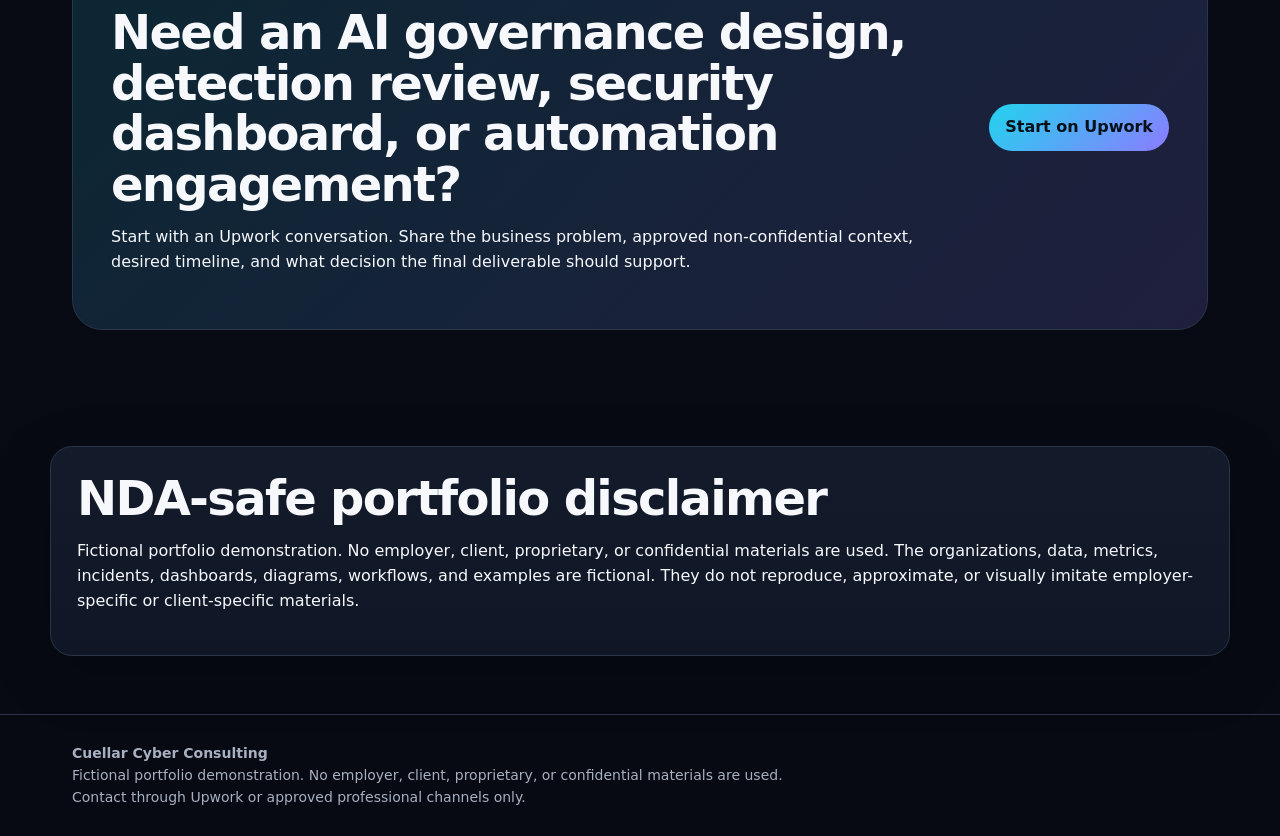
<file: portfolio-print.html>
<!doctype html><html lang="en"><head><meta charset="utf-8"><meta name="viewport" content="width=device-width, initial-scale=1"><title>Andrew Cuellar | Cybersecurity Consulting Portfolio</title><meta name="description" content="Cybersecurity consulting portfolio for Andrew Cuellar, highlighting AI security, insider risk, data protection, detection engineering, security automation, executive reporting, and NDA-safe consulting case studies."><link rel="canonical" href="https://cuellarcyberconsulting.com/portfolio-print.html"><meta property="og:title" content="Andrew Cuellar | Cybersecurity Consulting Portfolio"><meta property="og:description" content="Cybersecurity consulting portfolio for Andrew Cuellar, highlighting AI security, insider risk, data protection, detection engineering, security automation, executive reporting, and NDA-safe consulting case studies."><meta property="og:type" content="article"><meta property="og:url" content="https://cuellarcyberconsulting.com/portfolio-print.html"><meta property="og:image" content="https://cuellarcyberconsulting.com/assets/thumbnails/01-ai-governance-thumbnail.png"><meta property="og:site_name" content="Cuellar Cyber Consulting"><meta name="twitter:card" content="summary_large_image"><meta name="twitter:title" content="Andrew Cuellar | Cybersecurity Consulting Portfolio"><meta name="twitter:description" content="Cybersecurity consulting portfolio for Andrew Cuellar, highlighting AI security, insider risk, data protection, detection engineering, security automation, executive reporting, and NDA-safe consulting case studies."><meta name="twitter:image" content="https://cuellarcyberconsulting.com/assets/thumbnails/01-ai-governance-thumbnail.png"><link rel="icon" href="assets/svg/favicon.svg" type="image/svg+xml"><link rel="stylesheet" href="assets/css/styles.css"><script type="application/ld+json">{"@context":"https://schema.org","@type":"CreativeWork","name":"Andrew Cuellar Cybersecurity Consulting Portfolio","creator":{"@type":"Person","name":"Andrew Cuellar"},"publisher":{"@type":"Organization","name":"Cuellar Cyber Consulting"},"url":"https://cuellarcyberconsulting.com/portfolio-print.html","description":"Cybersecurity consulting portfolio highlighting AI security, insider risk, detection engineering, automation, executive reporting, and data protection strategy."}</script></head><body><a class="skip" href="#main">Skip to content</a><header class="site-header"><nav class="nav" aria-label="Primary"><a class="brand" href="index.html"><span class="mark">CCC</span><span>Cuellar Cyber Consulting</span></a><div class="navlinks"><a href="index.html#expertise">Expertise</a><a href="index.html#case-studies">Case Studies</a><a href="index.html#methodology">Methodology</a><a href="index.html#engagement">Engagement</a><a class="btn" href="index.html#contact">Start on Upwork</a></div></nav></header>
<main id="main"><section class="hero"><div class="wrap hero-grid"><div><p class="eyebrow">Enterprise Security Engineering • AI Security • Detection Automation</p><h1>I design practical security systems that turn technical risk into operational clarity and executive action.</h1><p class="lead">Cuellar Cyber Consulting helps organizations improve threat visibility, reduce analyst friction, govern AI adoption, automate repeatable security work, and communicate cyber risk in a way leaders can act on.</p><div class="hero-actions"><a class="btn primary" href="#contact">Start an Upwork conversation</a><a class="btn" href="#case-studies">View selected case studies</a></div><p class="note">Fictional portfolio demonstration. No employer, client, proprietary, or confidential materials are used.</p></div><aside class="hero-card" aria-label="Portfolio focus"><p class="eyebrow">Portfolio focus</p><div class="kpi-grid"><div class="kpi"><b>AI</b><span>Security monitoring and governance</span></div><div class="kpi"><b>SOC</b><span>Investigation workflow design</span></div><div class="kpi"><b>DET</b><span>Detection lifecycle and validation</span></div><div class="kpi"><b>EXE</b><span>Leadership metrics and action</span></div></div></aside></div></section>
<section class="section" id="about"><div class="wrap about-grid"><div><p class="eyebrow">About</p><h2>About Cuellar Cyber Consulting</h2><p class="intro">Andrew approaches cybersecurity as a practical system of technical detection, operational workflow design, governance, automation, risk communication, and executive decision support. The work is designed to help teams move from unclear security signals to repeatable processes, documented decisions, and measurable outcomes.</p></div><div class="panel"><h3>Consulting perspective</h3><p>Strong security work should be technically defensible, operationally usable, and safe to discuss with leadership. These fictional case studies show how Andrew thinks through architecture, analyst workflow, control ownership, validation, documentation, and executive reporting without exposing confidential information.</p></div></div></section>
<section class="section" id="expertise"><div class="wrap"><div class="section-head"><div><p class="eyebrow">Core expertise</p><h2>Capability groups</h2></div><p class="intro">Organized around the work a client can hire Andrew to deliver: security workflows, AI governance, detection design, guarded automation, and executive reporting.</p></div><div class="cap-grid"><div class="cap"><h3>Security Operations</h3><ul><li>SOC workflow design</li><li>Incident triage</li><li>Case handoff</li><li>Evidence collection</li></ul></div><div class="cap"><h3>AI Security &amp; Governance</h3><ul><li>GenAI governance</li><li>AI usage monitoring</li><li>NIST AI RMF concepts</li><li>Exception lifecycle</li></ul></div><div class="cap"><h3>Detection &amp; Investigation</h3><ul><li>Detection lifecycle</li><li>Threat hypothesis</li><li>MITRE ATT&amp;CK mapping</li><li>False-positive tuning</li></ul></div><div class="cap"><h3>Automation &amp; Engineering</h3><ul><li>PowerShell automation</li><li>API enrichment</li><li>Least privilege</li><li>Audit logging</li></ul></div><div class="cap"><h3>Risk &amp; Executive Reporting</h3><ul><li>KPI/KRI design</li><li>Board scorecards</li><li>Control maturity</li><li>Decision roadmaps</li></ul></div></div></div></section>
<section class="section" id="case-studies"><div class="wrap"><div class="section-head"><div><p class="eyebrow">Selected case studies</p><h2>How the work is structured</h2></div><p class="intro">Each case study is a fictional, NDA-safe consulting artifact with business risk, technical approach, workflows, controls, deliverables, success measures, and next-phase recommendations.</p></div><div class="toolbar" aria-label="Filter case studies"><button class="filter active" data-filter="all">All</button><button class="filter" data-filter="ai">AI Security</button><button class="filter" data-filter="detection">Detection</button><button class="filter" data-filter="automation">Automation</button><button class="filter" data-filter="reporting">Reporting</button></div><div class="case-grid"><article class="card case-card" data-featured="true" data-tags="ai ai ops detection ai reporting"><img src="assets/thumbnails/01-ai-governance-thumbnail.png" alt="Fictional Enterprise AI Security Monitoring &amp; Governance dashboard thumbnail"><div class="case-body"><p class="eyebrow">Fictional Case Study</p><h3>Enterprise AI Security Monitoring &amp; Governance</h3><p>AI usage visibility, governance workflows, DLP-informed risk scoring, and executive reporting for responsible GenAI adoption.</p><div class="case-meta"><div class="mini"><strong>Challenge</strong><br>A fictional regulated enterprise lacked centralized visibility into approved and unapproved AI usage, creating governance blind spots, inconsistent exception handling, and limited evidence for audit and risk reporting.</div><div class="mini"><strong>Business outcome</strong><br>Modeled an AI security operating system that connects telemetry, risk scoring, exception workflows, and executive reporting without blocking responsible adoption.</div></div><div class="tags"><span class="tag">AI Security</span><span class="tag">GenAI Governance</span><span class="tag">DLP</span><span class="tag">SIEM</span><span class="tag">NIST AI RMF</span><span class="tag">Executive Reporting</span></div><a class="btn primary" href="case-studies/01-ai-governance.html">View Case Study</a></div></article><article class="card case-card" data-featured="false" data-tags="ops detection detection ops ops ops"><img src="assets/thumbnails/02-investigation-dashboard-thumbnail.png" alt="Fictional Security Investigation Dashboard dashboard thumbnail"><div class="case-body"><p class="eyebrow">Fictional Case Study</p><h3>Security Investigation Dashboard</h3><p>Unified SOC workflow for entity context, alert chronology, evidence collection, analyst decisions, and case handoff.</p><div class="case-meta"><div class="mini"><strong>Challenge</strong><br>A fictional enterprise SOC had analysts pivoting across identity, endpoint, cloud, network, and collaboration tools during time-sensitive investigations.</div><div class="mini"><strong>Business outcome</strong><br>Modeled a single investigation workspace that reduces tool switching while preserving analyst judgment, escalation criteria, and evidence quality.</div></div><div class="tags"><span class="tag">SOC Workflow</span><span class="tag">Threat Investigation</span><span class="tag">SIEM</span><span class="tag">EDR</span><span class="tag">Case Management</span><span class="tag">Incident Response</span></div><a class="btn primary" href="case-studies/02-investigation-dashboard.html">View Case Study</a></div></article><article class="card case-card" data-featured="false" data-tags="detection detection ops detection ops ops"><img src="assets/thumbnails/03-detection-engineering-thumbnail.png" alt="Fictional Detection Engineering &amp; Threat Investigation dashboard thumbnail"><div class="case-body"><p class="eyebrow">Fictional Case Study</p><h3>Detection Engineering &amp; Threat Investigation</h3><p>A detection lifecycle from hypothesis to telemetry mapping, validation, tuning, deployment, runbooks, and retirement decisions.</p><div class="case-meta"><div class="mini"><strong>Challenge</strong><br>A fictional technology company needed repeatable detection engineering for suspicious PowerShell, identity abuse, and unusual administrative behavior instead of one-off noisy rules.</div><div class="mini"><strong>Business outcome</strong><br>Modeled an explainable detection lifecycle with ownership, test data, quality scoring, analyst runbooks, and tuning feedback loops.</div></div><div class="tags"><span class="tag">Detection Engineering</span><span class="tag">Threat Hunting</span><span class="tag">MITRE ATT&amp;CK</span><span class="tag">SIEM</span><span class="tag">KQL/SPL Concepts</span><span class="tag">Runbooks</span></div><a class="btn primary" href="case-studies/03-detection-engineering.html">View Case Study</a></div></article><article class="card case-card" data-featured="false" data-tags="automation automation automation ops ops ops"><img src="assets/thumbnails/04-powershell-automation-thumbnail.png" alt="Fictional PowerShell Security Automation dashboard thumbnail"><div class="case-body"><p class="eyebrow">Fictional Case Study</p><h3>PowerShell Security Automation</h3><p>Guarded automation patterns for evidence collection, enrichment, configuration validation, logging, approvals, and rollback planning.</p><div class="case-meta"><div class="mini"><strong>Challenge</strong><br>A fictional security team needed repeatable PowerShell automation for investigation support without introducing unsafe scripts or unreviewed privileged actions.</div><div class="mini"><strong>Business outcome</strong><br>Modeled secure automation as an auditable workflow with validation, least privilege, approval gates, logging, error handling, and human-in-the-loop decisions.</div></div><div class="tags"><span class="tag">PowerShell</span><span class="tag">Security Automation</span><span class="tag">SOC Automation</span><span class="tag">Least Privilege</span><span class="tag">Audit Logging</span><span class="tag">Runbooks</span></div><a class="btn primary" href="case-studies/04-powershell-automation.html">View Case Study</a></div></article><article class="card case-card" data-featured="false" data-tags="reporting reporting reporting ops ops ops"><img src="assets/thumbnails/05-executive-metrics-thumbnail.png" alt="Fictional Executive Cybersecurity Metrics Dashboard dashboard thumbnail"><div class="case-body"><p class="eyebrow">Fictional Case Study</p><h3>Executive Cybersecurity Metrics Dashboard</h3><p>Leadership reporting that separates operational metrics, KPIs, KRIs, and executive decisions for security program accountability.</p><div class="case-meta"><div class="mini"><strong>Challenge</strong><br>A fictional enterprise needed cybersecurity reporting that moved beyond vanity metrics and showed risk trend, control maturity, response readiness, investment priorities, and decisions required.</div><div class="mini"><strong>Business outcome</strong><br>Modeled an executive dashboard and reporting cadence that links technical security data to business risk, action ownership, and 30/60/90-day roadmap decisions.</div></div><div class="tags"><span class="tag">Executive Reporting</span><span class="tag">Cyber Risk</span><span class="tag">KPI/KRI</span><span class="tag">Board Scorecard</span><span class="tag">Control Maturity</span><span class="tag">Roadmaps</span></div><a class="btn primary" href="case-studies/05-executive-metrics.html">View Case Study</a></div></article></div></div></section>
<section class="section" id="methodology"><div class="wrap"><p class="eyebrow">Consulting methodology</p><h2>Repeatable process, not one-off artifacts</h2><div class="method"><div class="step"><h3>Discovery</h3><p>Clarify business goals, environment assumptions, stakeholders, and confidentiality boundaries before designing anything.</p></div><div class="step"><h3>Risk and Requirements Analysis</h3><p>Separate operational pain from business risk, define success measures, and document constraints.</p></div><div class="step"><h3>Threat Modeling</h3><p>Identify relevant threat behaviors, abuse paths, data sensitivity, and control expectations.</p></div><div class="step"><h3>Architecture and Workflow Design</h3><p>Translate requirements into data flows, governance checkpoints, dashboards, detections, or automation workflows.</p></div><div class="step"><h3>Implementation Planning</h3><p>Create build backlog, owners, dependencies, validation plan, and rollout sequence.</p></div><div class="step"><h3>Validation and Testing</h3><p>Use representative fictional or client-approved test data to validate logic, usability, and control behavior.</p></div><div class="step"><h3>Operational Handoff</h3><p>Document runbooks, decision points, maintenance owners, and escalation paths.</p></div><div class="step"><h3>Metrics and Executive Reporting</h3><p>Connect technical evidence to leadership decisions, trend visibility, and accountability.</p></div><div class="step"><h3>Continuous Improvement</h3><p>Review false positives, stale exceptions, changing threats, and dashboard usefulness over time.</p></div></div></div></section>
<section class="section" id="engagement"><div class="wrap"><p class="eyebrow">Engagement lifecycle</p><h2>What clients receive</h2><p class="intro">Depending on scope, deliverables may include architecture diagrams, security workflows, detection designs, dashboard mockups, risk assessments, governance frameworks, runbooks, implementation roadmaps, executive summaries, or technical documentation.</p><div class="timeline"><div class="step"><h3>Discovery Call</h3><p>Discuss the security problem, environment, constraints, timeline, and desired business outcome.</p></div><div class="step"><h3>Scope and Success Criteria</h3><p>Define what will be delivered and how success will be evaluated.</p></div><div class="step"><h3>Current-State Review</h3><p>Review approved artifacts, data sources, workflows, dashboards, or detection inventory.</p></div><div class="step"><h3>Design and Build</h3><p>Create diagrams, mockups, workflows, rule designs, automation plans, or documentation.</p></div><div class="step"><h3>Validation</h3><p>Test assumptions, review edge cases, confirm technical feasibility, and refine outputs.</p></div><div class="step"><h3>Documentation</h3><p>Deliver editable artifacts, runbooks, metric definitions, and implementation guidance.</p></div><div class="step"><h3>Knowledge Transfer</h3><p>Walk through how to use, maintain, and adapt the deliverables.</p></div><div class="step"><h3>Executive Readout</h3><p>Summarize decisions, risks, next steps, and recommended roadmap.</p></div></div></div></section>
<section class="section" id="why"><div class="wrap"><p class="eyebrow">Why clients hire Cuellar Cyber Consulting</p><h2>Technical work with decision-ready communication</h2><div class="why-grid"><div class="panel"><h3>Technical depth with business translation</h3><p>The case studies show telemetry, detection, governance, and automation designs that end in leadership decisions.</p></div><div class="panel"><h3>Enterprise security mindset</h3><p>Designs include ownership, handoff, validation, evidence, and reporting—not isolated artifacts.</p></div><div class="panel"><h3>AI governance specialization</h3><p>The flagship case study connects AI usage monitoring, DLP, exceptions, control coverage, and NIST AI RMF concepts.</p></div><div class="panel"><h3>Maintainable solutions</h3><p>Deliverables emphasize runbooks, quality scorecards, approval gates, and lifecycle management.</p></div><div class="panel"><h3>Confidentiality-first portfolio</h3><p>Every artifact is fictional and explicitly avoids employer-specific materials, dashboards, data, terminology, and code.</p></div></div></div></section>
<section class="section" id="contact"><div class="wrap"><div class="cta"><div><p class="eyebrow">Contact / Upwork CTA</p><h2>Need an AI governance design, detection review, security dashboard, or automation engagement?</h2><p>Start with an Upwork conversation. Share the business problem, approved non-confidential context, desired timeline, and what decision the final deliverable should support.</p></div><a class="btn primary" href="https://www.upwork.com/freelancers/~01b138cfa74cf998a4?mp_source=share" target="_blank" rel="noopener" aria-label="Open Upwork to start a conversation">Start on Upwork</a></div></div></section>
<section class="section"><div class="wrap panel"><h2>NDA-safe portfolio disclaimer</h2><p>Fictional portfolio demonstration. No employer, client, proprietary, or confidential materials are used. The organizations, data, metrics, incidents, dashboards, diagrams, workflows, and examples are fictional. They do not reproduce, approximate, or visually imitate employer-specific or client-specific materials.</p></div></section></main><a class="backtop" href="#main" aria-label="Back to top">↑</a><footer class="footer"><div class="wrap"><strong>Cuellar Cyber Consulting</strong><br>Fictional portfolio demonstration. No employer, client, proprietary, or confidential materials are used.<br>Contact through Upwork or approved professional channels only.</div></footer></body></html>
</file>
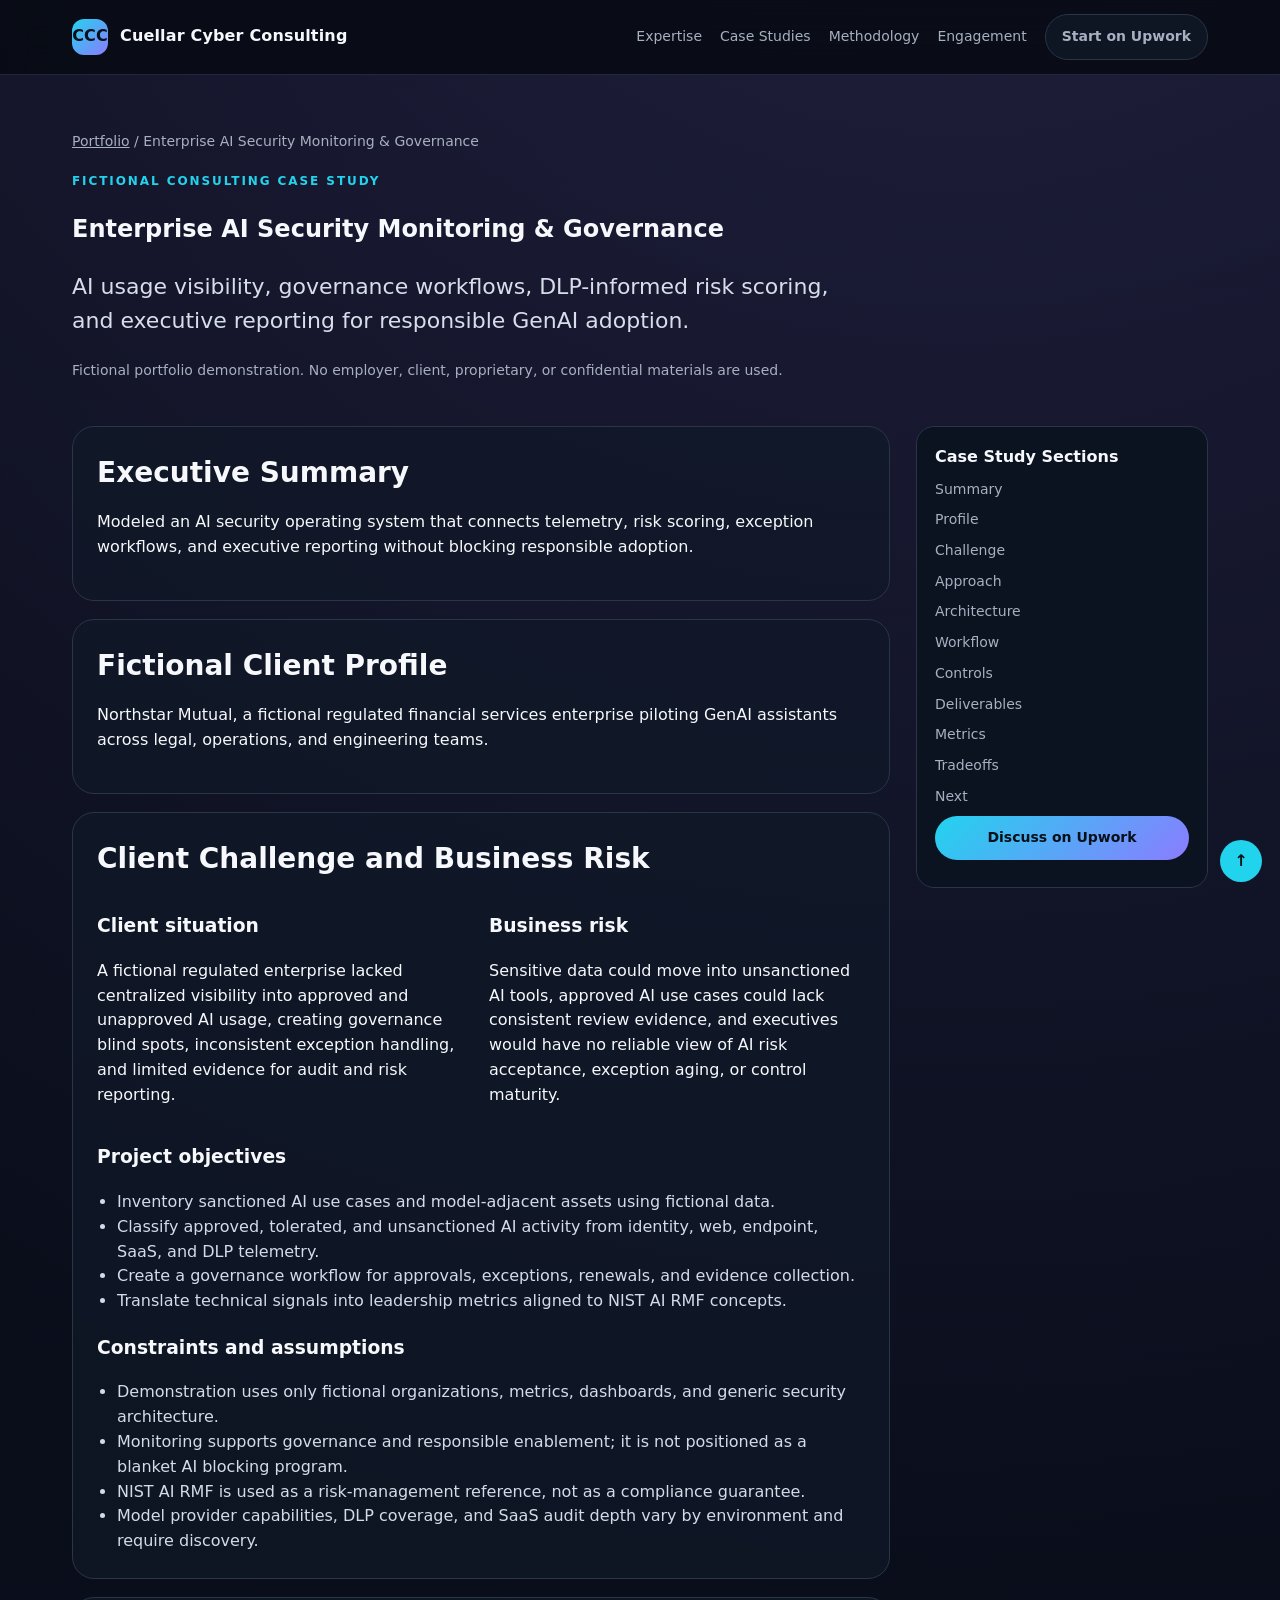
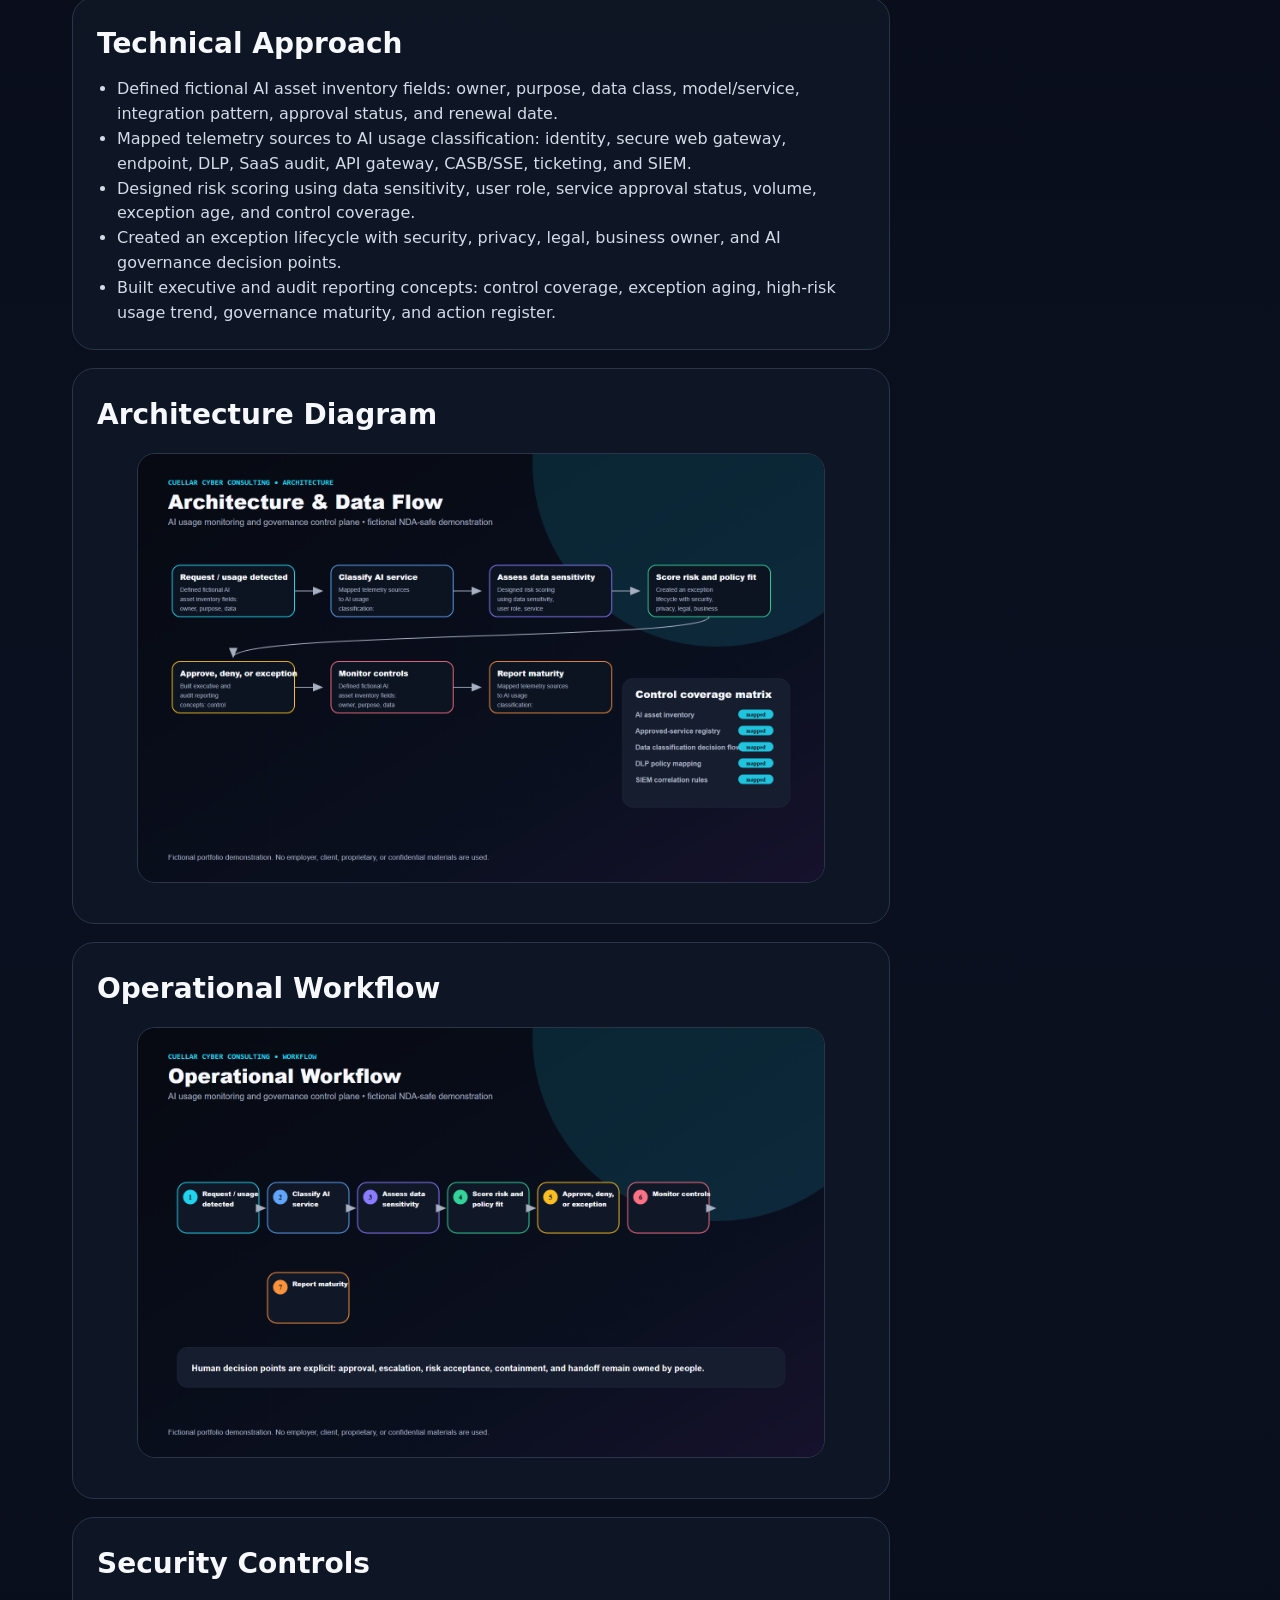
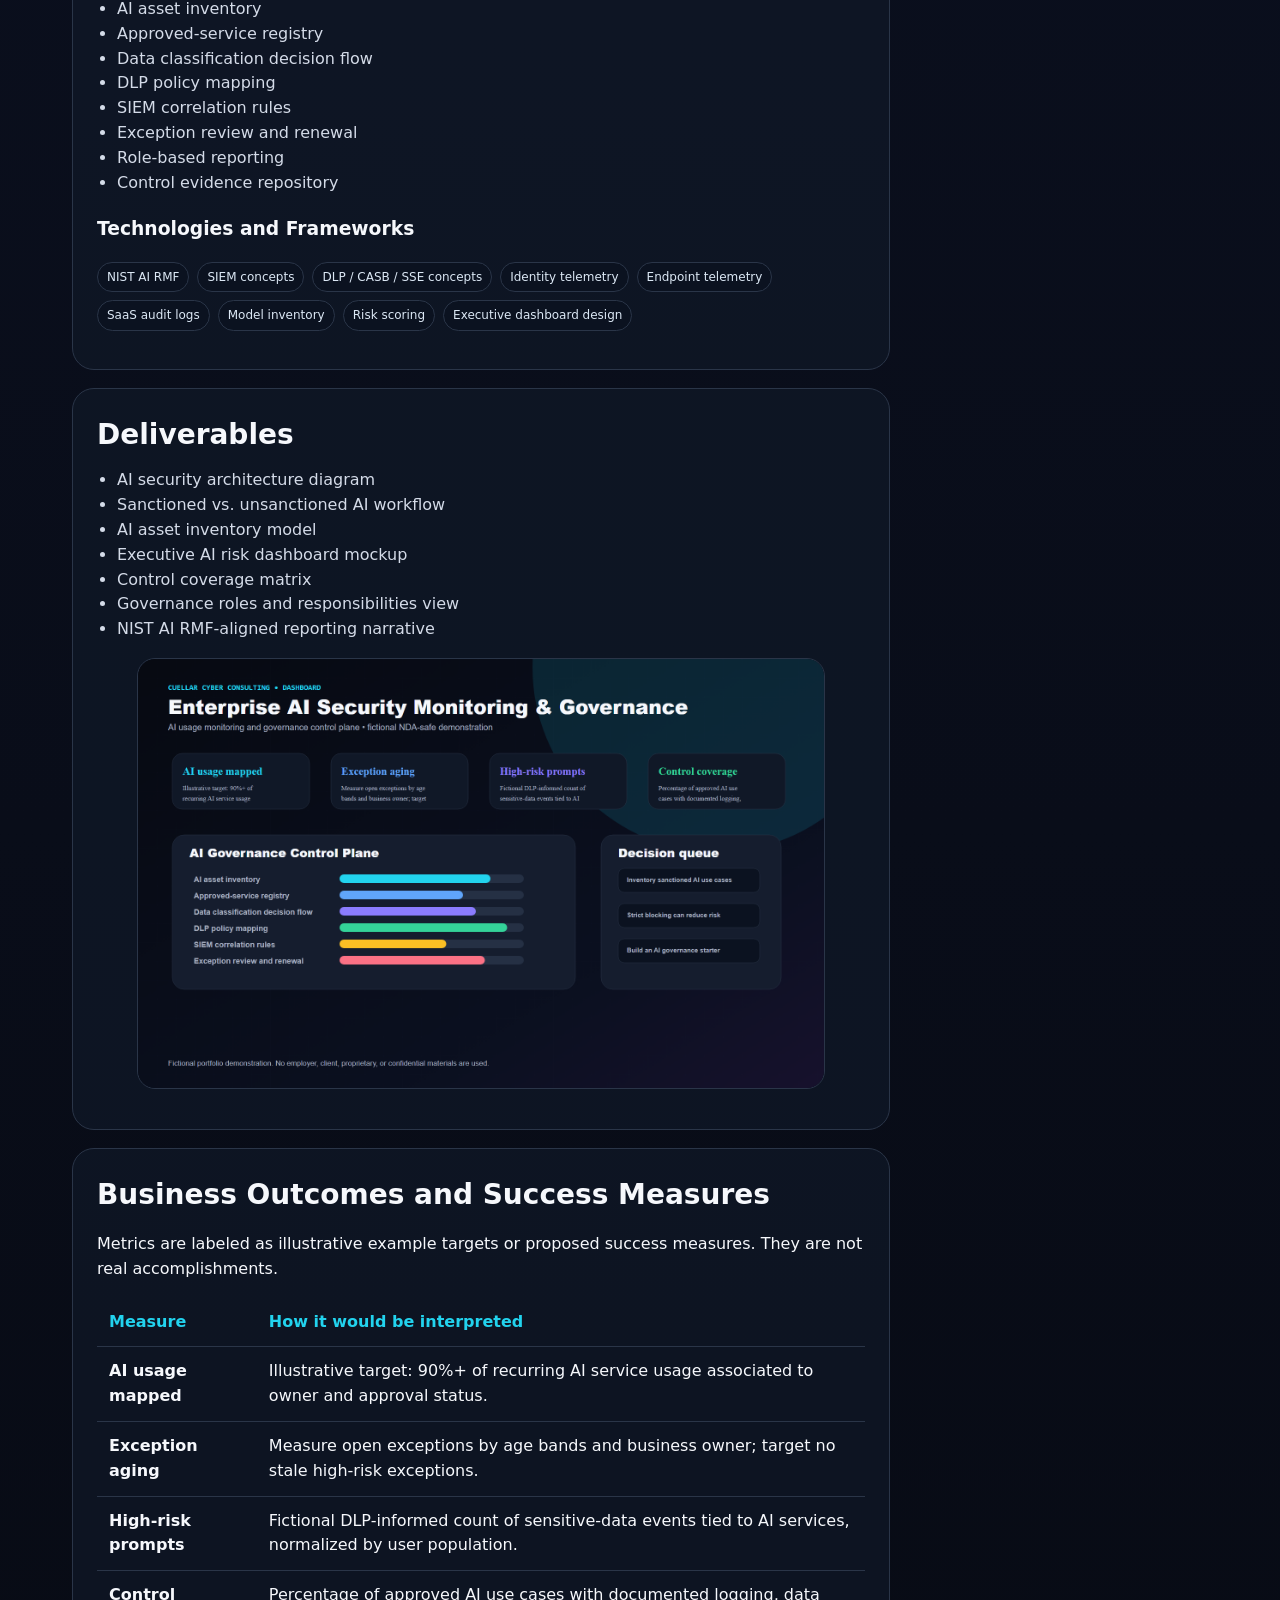
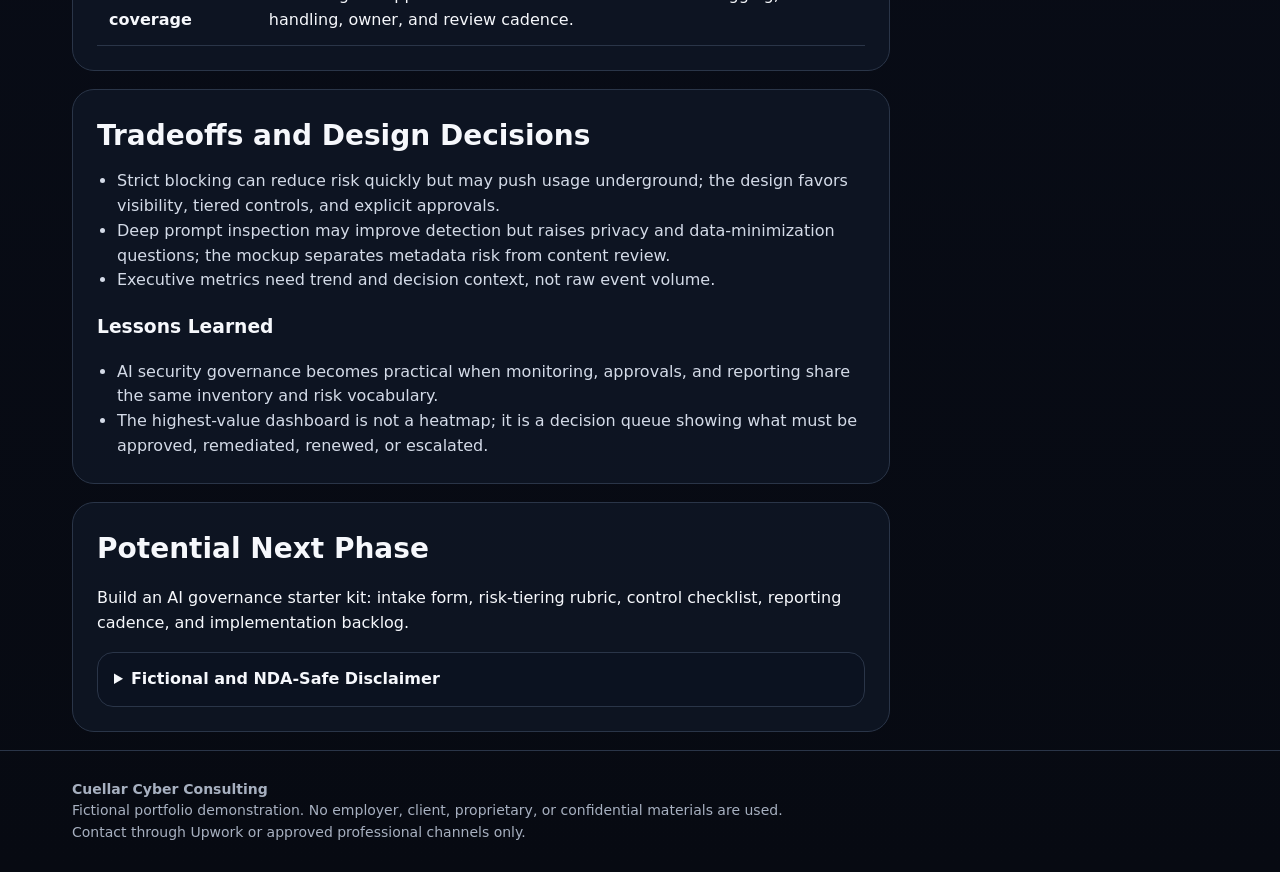
<file: case-studies/01-ai-governance.html>
<!doctype html><html lang="en"><head><meta charset="utf-8"><meta name="viewport" content="width=device-width, initial-scale=1"><title>Enterprise AI Security Monitoring &amp; Governance | Andrew Cuellar</title><meta name="description" content="AI security governance case study demonstrating enterprise monitoring, AI risk management, DLP-informed workflows, executive reporting, and responsible AI adoption using an NDA-safe consulting scenario."><link rel="canonical" href="https://cuellarcyberconsulting.com/case-studies/01-ai-governance.html"><meta property="og:title" content="Enterprise AI Security Monitoring &amp; Governance | Andrew Cuellar"><meta property="og:description" content="AI security governance case study demonstrating enterprise monitoring, AI risk management, DLP-informed workflows, executive reporting, and responsible AI adoption using an NDA-safe consulting scenario."><meta property="og:type" content="article"><meta property="og:url" content="https://cuellarcyberconsulting.com/case-studies/01-ai-governance.html"><meta property="og:image" content="https://cuellarcyberconsulting.com/assets/thumbnails/01-ai-governance-thumbnail.png"><meta property="og:site_name" content="Cuellar Cyber Consulting"><meta name="twitter:card" content="summary_large_image"><meta name="twitter:title" content="Enterprise AI Security Monitoring &amp; Governance | Andrew Cuellar"><meta name="twitter:description" content="AI security governance case study demonstrating enterprise monitoring, AI risk management, DLP-informed workflows, executive reporting, and responsible AI adoption using an NDA-safe consulting scenario."><meta name="twitter:image" content="https://cuellarcyberconsulting.com/assets/thumbnails/01-ai-governance-thumbnail.png"><link rel="icon" href="../assets/svg/favicon.svg" type="image/svg+xml"><link rel="stylesheet" href="../assets/css/styles.css?v=4"><script defer src="../assets/js/main.js?v=4"></script><script type="application/ld+json">{"@context":"https://schema.org","@type":"CreativeWork","name":"Enterprise AI Security Monitoring & Governance","creator":{"@type":"Person","name":"Andrew Cuellar"},"publisher":{"@type":"Organization","name":"Cuellar Cyber Consulting"},"url":"https://cuellarcyberconsulting.com/case-studies/01-ai-governance.html","description":"AI security governance case study demonstrating enterprise monitoring, AI risk management, DLP-informed workflows, executive reporting, and responsible AI adoption using an NDA-safe consulting scenario.","isAccessibleForFree":true,"about":["Cybersecurity consulting","AI security","Insider risk","Detection engineering","Data protection"]}</script></head><body><a class="skip" href="#main">Skip to content</a><header class="site-header"><nav class="nav" aria-label="Primary"><a class="brand" href="../index.html"><span class="mark">CCC</span><span>Cuellar Cyber Consulting</span></a><div class="navlinks"><a href="../index.html#expertise">Expertise</a><a href="../index.html#case-studies">Case Studies</a><a href="../index.html#methodology">Methodology</a><a href="../index.html#engagement">Engagement</a><a class="btn" href="../index.html#contact">Start on Upwork</a></div></nav></header><main id="main"><section class="case-hero"><div class="wrap"><div class="breadcrumbs"><a href="../index.html">Portfolio</a> / Enterprise AI Security Monitoring &amp; Governance</div><p class="eyebrow">Fictional consulting case study</p><h1>Enterprise AI Security Monitoring &amp; Governance</h1><p class="lead">AI usage visibility, governance workflows, DLP-informed risk scoring, and executive reporting for responsible GenAI adoption.</p><p class="note">Fictional portfolio demonstration. No employer, client, proprietary, or confidential materials are used.</p></div></section><div class="wrap case-layout"><article><section class="case-section" id="summary"><h2>Executive Summary</h2><p>Modeled an AI security operating system that connects telemetry, risk scoring, exception workflows, and executive reporting without blocking responsible adoption.</p></section><section class="case-section" id="profile"><h2>Fictional Client Profile</h2><p>Northstar Mutual, a fictional regulated financial services enterprise piloting GenAI assistants across legal, operations, and engineering teams.</p></section><section class="case-section" id="challenge"><h2>Client Challenge and Business Risk</h2><div class="two-col"><div><h3>Client situation</h3><p>A fictional regulated enterprise lacked centralized visibility into approved and unapproved AI usage, creating governance blind spots, inconsistent exception handling, and limited evidence for audit and risk reporting.</p></div><div><h3>Business risk</h3><p>Sensitive data could move into unsanctioned AI tools, approved AI use cases could lack consistent review evidence, and executives would have no reliable view of AI risk acceptance, exception aging, or control maturity.</p></div></div><h3>Project objectives</h3><ul class="list"><li>Inventory sanctioned AI use cases and model-adjacent assets using fictional data.</li><li>Classify approved, tolerated, and unsanctioned AI activity from identity, web, endpoint, SaaS, and DLP telemetry.</li><li>Create a governance workflow for approvals, exceptions, renewals, and evidence collection.</li><li>Translate technical signals into leadership metrics aligned to NIST AI RMF concepts.</li></ul><h3>Constraints and assumptions</h3><ul class="list"><li>Demonstration uses only fictional organizations, metrics, dashboards, and generic security architecture.</li><li>Monitoring supports governance and responsible enablement; it is not positioned as a blanket AI blocking program.</li><li>NIST AI RMF is used as a risk-management reference, not as a compliance guarantee.</li><li>Model provider capabilities, DLP coverage, and SaaS audit depth vary by environment and require discovery.</li></ul></section><section class="case-section" id="approach"><h2>Technical Approach</h2><ul class="list"><li>Defined fictional AI asset inventory fields: owner, purpose, data class, model/service, integration pattern, approval status, and renewal date.</li><li>Mapped telemetry sources to AI usage classification: identity, secure web gateway, endpoint, DLP, SaaS audit, API gateway, CASB/SSE, ticketing, and SIEM.</li><li>Designed risk scoring using data sensitivity, user role, service approval status, volume, exception age, and control coverage.</li><li>Created an exception lifecycle with security, privacy, legal, business owner, and AI governance decision points.</li><li>Built executive and audit reporting concepts: control coverage, exception aging, high-risk usage trend, governance maturity, and action register.</li></ul></section><section class="case-section" id="architecture"><h2>Architecture Diagram</h2><figure class="visual"><img src="../assets/png/01-ai-governance-architecture.png" alt="Fictional architecture diagram for Enterprise AI Security Monitoring &amp; Governance"></figure></section><section class="case-section" id="workflow"><h2>Operational Workflow</h2><figure class="visual"><img src="../assets/png/01-ai-governance-workflow.png" alt="Fictional operational workflow for Enterprise AI Security Monitoring &amp; Governance"></figure></section><section class="case-section" id="controls"><h2>Security Controls</h2><ul class="list"><li>AI asset inventory</li><li>Approved-service registry</li><li>Data classification decision flow</li><li>DLP policy mapping</li><li>SIEM correlation rules</li><li>Exception review and renewal</li><li>Role-based reporting</li><li>Control evidence repository</li></ul><h3>Technologies and Frameworks</h3><div class="tags"><span class="tag">NIST AI RMF</span><span class="tag">SIEM concepts</span><span class="tag">DLP / CASB / SSE concepts</span><span class="tag">Identity telemetry</span><span class="tag">Endpoint telemetry</span><span class="tag">SaaS audit logs</span><span class="tag">Model inventory</span><span class="tag">Risk scoring</span><span class="tag">Executive dashboard design</span></div></section><section class="case-section" id="deliverables"><h2>Deliverables</h2><ul class="list"><li>AI security architecture diagram</li><li>Sanctioned vs. unsanctioned AI workflow</li><li>AI asset inventory model</li><li>Executive AI risk dashboard mockup</li><li>Control coverage matrix</li><li>Governance roles and responsibilities view</li><li>NIST AI RMF-aligned reporting narrative</li></ul><figure class="visual"><img src="../assets/png/01-ai-governance-dashboard.png" alt="Fictional dashboard mockup for Enterprise AI Security Monitoring &amp; Governance"></figure></section><section class="case-section" id="metrics"><h2>Business Outcomes and Success Measures</h2><p>Metrics are labeled as illustrative example targets or proposed success measures. They are not real accomplishments.</p><table class="metric-table"><thead><tr><th>Measure</th><th>How it would be interpreted</th></tr></thead><tbody><tr><td><strong>AI usage mapped</strong></td><td>Illustrative target: 90%+ of recurring AI service usage associated to owner and approval status.</td></tr><tr><td><strong>Exception aging</strong></td><td>Measure open exceptions by age bands and business owner; target no stale high-risk exceptions.</td></tr><tr><td><strong>High-risk prompts</strong></td><td>Fictional DLP-informed count of sensitive-data events tied to AI services, normalized by user population.</td></tr><tr><td><strong>Control coverage</strong></td><td>Percentage of approved AI use cases with documented logging, data handling, owner, and review cadence.</td></tr></tbody></table></section><section class="case-section" id="tradeoffs"><h2>Tradeoffs and Design Decisions</h2><ul class="list"><li>Strict blocking can reduce risk quickly but may push usage underground; the design favors visibility, tiered controls, and explicit approvals.</li><li>Deep prompt inspection may improve detection but raises privacy and data-minimization questions; the mockup separates metadata risk from content review.</li><li>Executive metrics need trend and decision context, not raw event volume.</li></ul><h3>Lessons Learned</h3><ul class="list"><li>AI security governance becomes practical when monitoring, approvals, and reporting share the same inventory and risk vocabulary.</li><li>The highest-value dashboard is not a heatmap; it is a decision queue showing what must be approved, remediated, renewed, or escalated.</li></ul></section><section class="case-section" id="next"><h2>Potential Next Phase</h2><p>Build an AI governance starter kit: intake form, risk-tiering rubric, control checklist, reporting cadence, and implementation backlog.</p><details><summary>Fictional and NDA-Safe Disclaimer</summary><p>Fictional portfolio demonstration. No employer, client, proprietary, or confidential materials are used. The content does not include or imitate employer dashboards, logos, terminology, real data, real incident details, internal detections, internal code, or confidential workflows.</p></details></section></article><aside class="toc" aria-label="Case study navigation"><strong>Case Study Sections</strong><a href="#summary">Summary</a><a href="#profile">Profile</a><a href="#challenge">Challenge</a><a href="#approach">Approach</a><a href="#architecture">Architecture</a><a href="#workflow">Workflow</a><a href="#controls">Controls</a><a href="#deliverables">Deliverables</a><a href="#metrics">Metrics</a><a href="#tradeoffs">Tradeoffs</a><a href="#next">Next</a><a class="btn primary" href="../index.html#contact">Discuss on Upwork</a></aside></div></main><a class="backtop" href="#main" aria-label="Back to top">↑</a><footer class="footer"><div class="wrap"><strong>Cuellar Cyber Consulting</strong><br>Fictional portfolio demonstration. No employer, client, proprietary, or confidential materials are used.<br>Contact through Upwork or approved professional channels only.</div></footer></body></html>
</file>
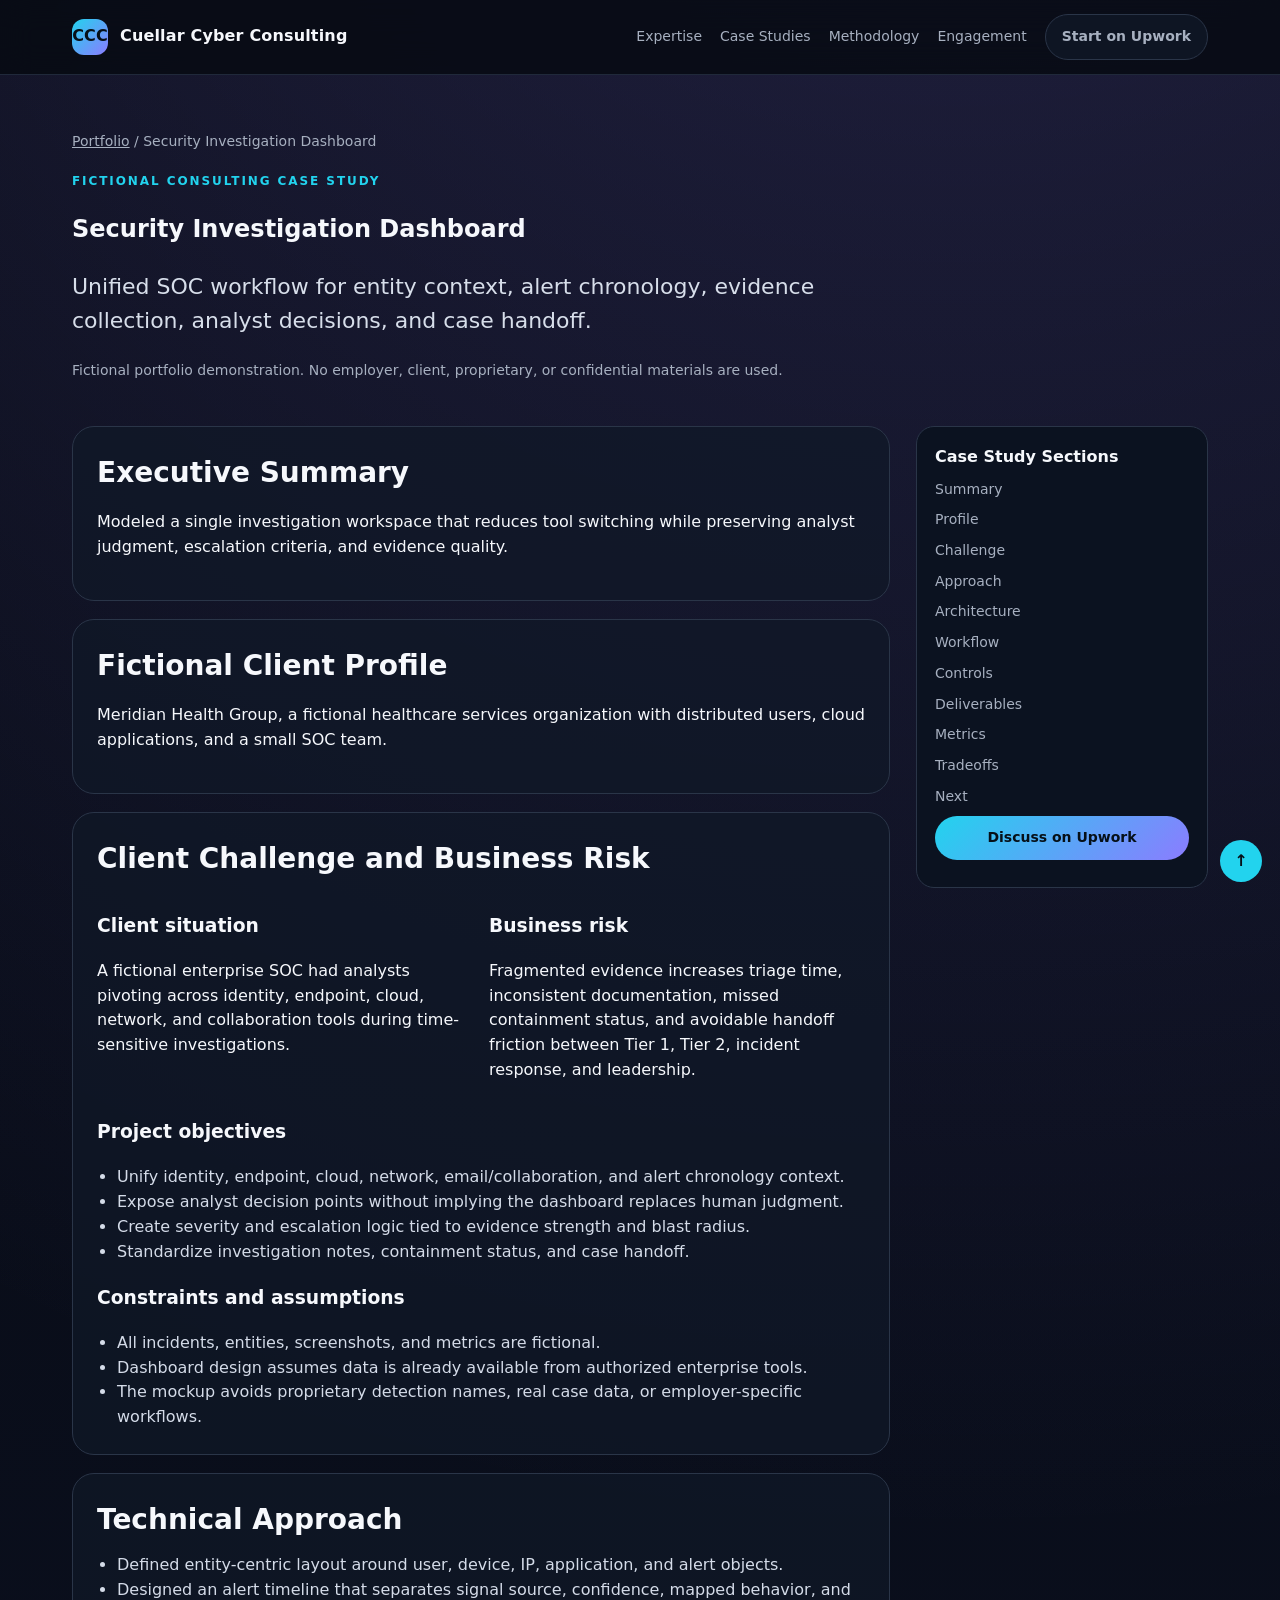
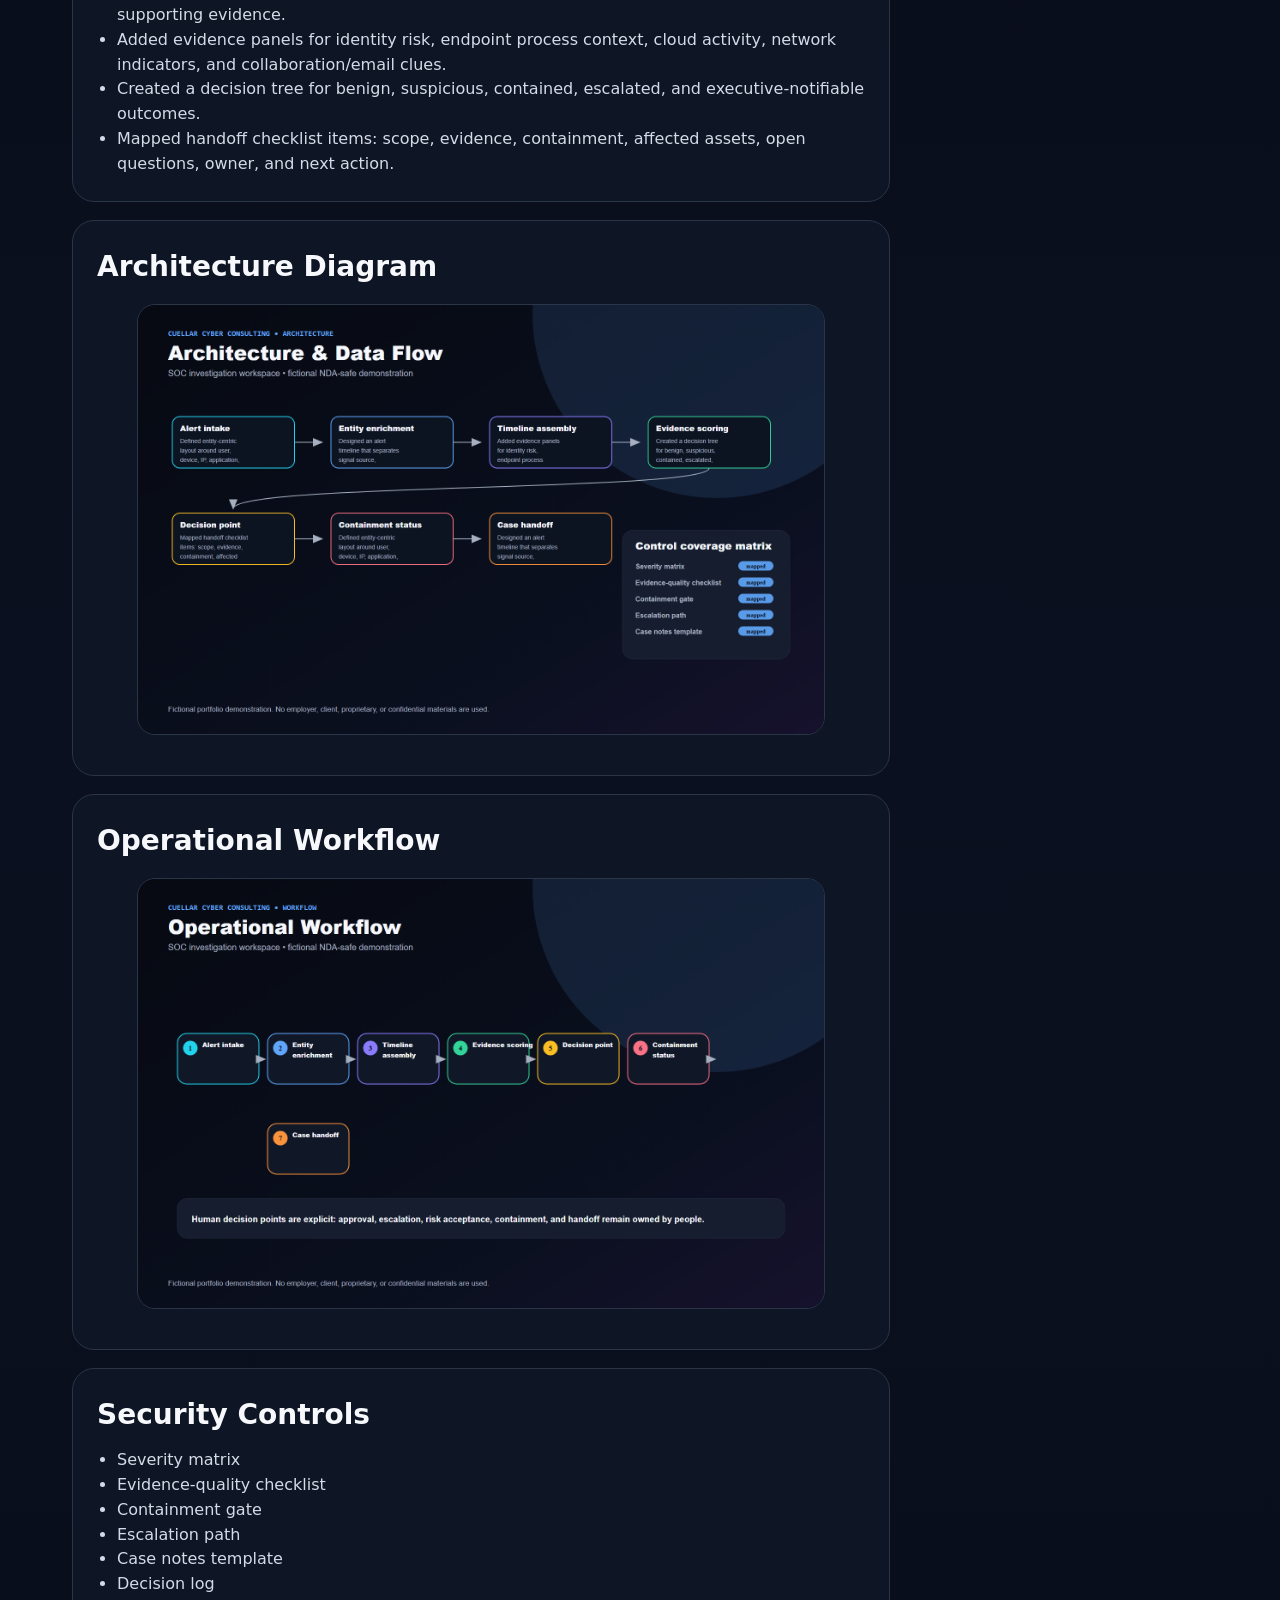
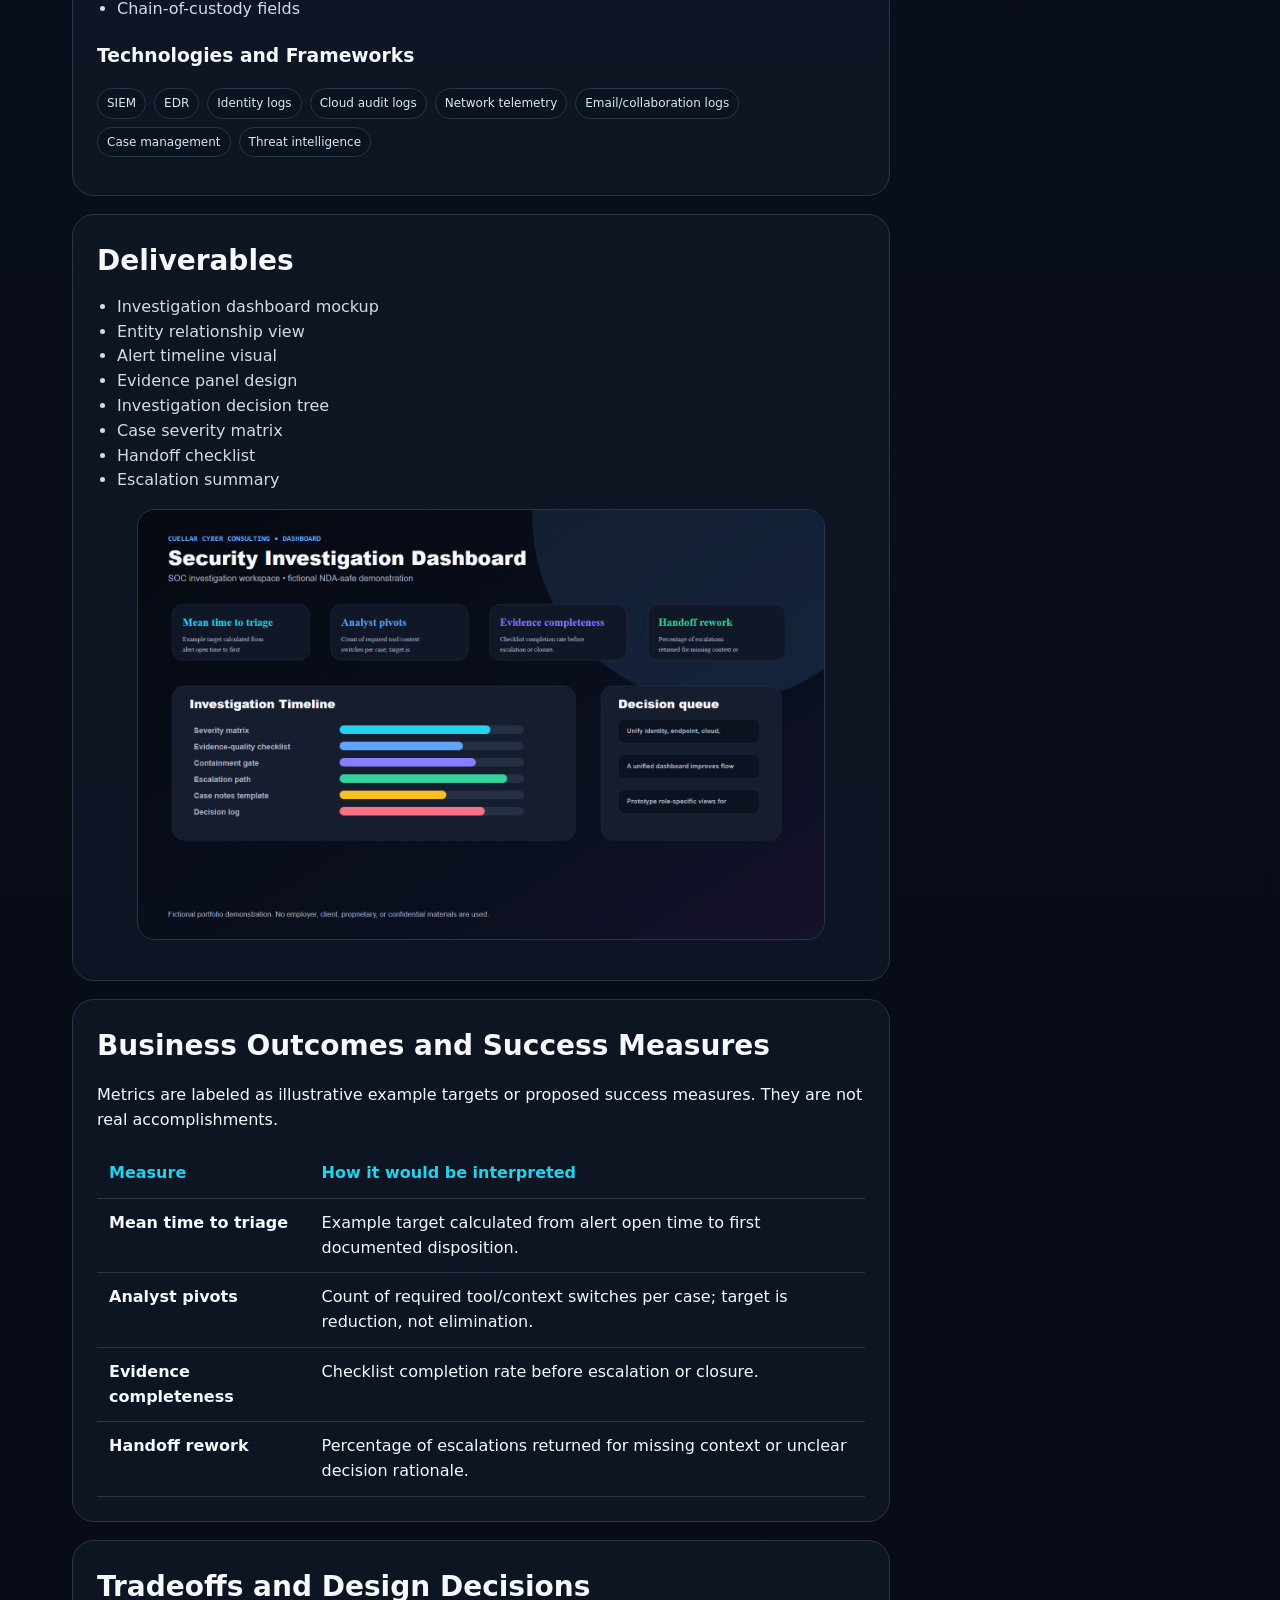
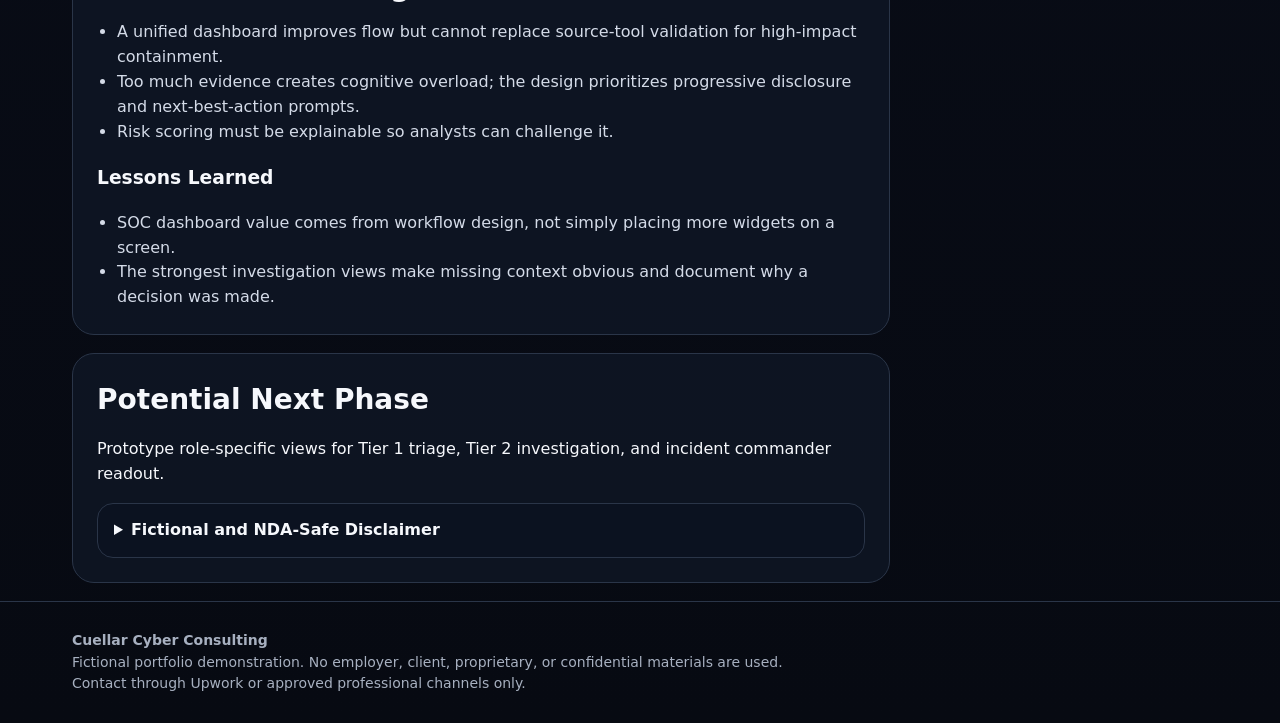
<file: case-studies/02-investigation-dashboard.html>
<!doctype html><html lang="en"><head><meta charset="utf-8"><meta name="viewport" content="width=device-width, initial-scale=1"><title>Security Investigation Dashboard | Andrew Cuellar</title><meta name="description" content="SOC investigation workflow case study demonstrating entity risk analysis, alert chronology, evidence collection, analyst decision points, escalation, and case handoff using an NDA-safe consulting scenario."><link rel="canonical" href="https://cuellarcyberconsulting.com/case-studies/02-investigation-dashboard.html"><meta property="og:title" content="Security Investigation Dashboard | Andrew Cuellar"><meta property="og:description" content="SOC investigation workflow case study demonstrating entity risk analysis, alert chronology, evidence collection, analyst decision points, escalation, and case handoff using an NDA-safe consulting scenario."><meta property="og:type" content="article"><meta property="og:url" content="https://cuellarcyberconsulting.com/case-studies/02-investigation-dashboard.html"><meta property="og:image" content="https://cuellarcyberconsulting.com/assets/thumbnails/02-investigation-dashboard-thumbnail.png"><meta property="og:site_name" content="Cuellar Cyber Consulting"><meta name="twitter:card" content="summary_large_image"><meta name="twitter:title" content="Security Investigation Dashboard | Andrew Cuellar"><meta name="twitter:description" content="SOC investigation workflow case study demonstrating entity risk analysis, alert chronology, evidence collection, analyst decision points, escalation, and case handoff using an NDA-safe consulting scenario."><meta name="twitter:image" content="https://cuellarcyberconsulting.com/assets/thumbnails/02-investigation-dashboard-thumbnail.png"><link rel="icon" href="../assets/svg/favicon.svg" type="image/svg+xml"><link rel="stylesheet" href="../assets/css/styles.css?v=4"><script defer src="../assets/js/main.js?v=4"></script><script type="application/ld+json">{"@context":"https://schema.org","@type":"CreativeWork","name":"Security Investigation Dashboard","creator":{"@type":"Person","name":"Andrew Cuellar"},"publisher":{"@type":"Organization","name":"Cuellar Cyber Consulting"},"url":"https://cuellarcyberconsulting.com/case-studies/02-investigation-dashboard.html","description":"SOC investigation workflow case study demonstrating entity risk analysis, alert chronology, evidence collection, analyst decision points, escalation, and case handoff using an NDA-safe consulting scenario.","isAccessibleForFree":true,"about":["Cybersecurity consulting","AI security","Insider risk","Detection engineering","Data protection"]}</script></head><body><a class="skip" href="#main">Skip to content</a><header class="site-header"><nav class="nav" aria-label="Primary"><a class="brand" href="../index.html"><span class="mark">CCC</span><span>Cuellar Cyber Consulting</span></a><div class="navlinks"><a href="../index.html#expertise">Expertise</a><a href="../index.html#case-studies">Case Studies</a><a href="../index.html#methodology">Methodology</a><a href="../index.html#engagement">Engagement</a><a class="btn" href="../index.html#contact">Start on Upwork</a></div></nav></header><main id="main"><section class="case-hero"><div class="wrap"><div class="breadcrumbs"><a href="../index.html">Portfolio</a> / Security Investigation Dashboard</div><p class="eyebrow">Fictional consulting case study</p><h1>Security Investigation Dashboard</h1><p class="lead">Unified SOC workflow for entity context, alert chronology, evidence collection, analyst decisions, and case handoff.</p><p class="note">Fictional portfolio demonstration. No employer, client, proprietary, or confidential materials are used.</p></div></section><div class="wrap case-layout"><article><section class="case-section" id="summary"><h2>Executive Summary</h2><p>Modeled a single investigation workspace that reduces tool switching while preserving analyst judgment, escalation criteria, and evidence quality.</p></section><section class="case-section" id="profile"><h2>Fictional Client Profile</h2><p>Meridian Health Group, a fictional healthcare services organization with distributed users, cloud applications, and a small SOC team.</p></section><section class="case-section" id="challenge"><h2>Client Challenge and Business Risk</h2><div class="two-col"><div><h3>Client situation</h3><p>A fictional enterprise SOC had analysts pivoting across identity, endpoint, cloud, network, and collaboration tools during time-sensitive investigations.</p></div><div><h3>Business risk</h3><p>Fragmented evidence increases triage time, inconsistent documentation, missed containment status, and avoidable handoff friction between Tier 1, Tier 2, incident response, and leadership.</p></div></div><h3>Project objectives</h3><ul class="list"><li>Unify identity, endpoint, cloud, network, email/collaboration, and alert chronology context.</li><li>Expose analyst decision points without implying the dashboard replaces human judgment.</li><li>Create severity and escalation logic tied to evidence strength and blast radius.</li><li>Standardize investigation notes, containment status, and case handoff.</li></ul><h3>Constraints and assumptions</h3><ul class="list"><li>All incidents, entities, screenshots, and metrics are fictional.</li><li>Dashboard design assumes data is already available from authorized enterprise tools.</li><li>The mockup avoids proprietary detection names, real case data, or employer-specific workflows.</li></ul></section><section class="case-section" id="approach"><h2>Technical Approach</h2><ul class="list"><li>Defined entity-centric layout around user, device, IP, application, and alert objects.</li><li>Designed an alert timeline that separates signal source, confidence, mapped behavior, and supporting evidence.</li><li>Added evidence panels for identity risk, endpoint process context, cloud activity, network indicators, and collaboration/email clues.</li><li>Created a decision tree for benign, suspicious, contained, escalated, and executive-notifiable outcomes.</li><li>Mapped handoff checklist items: scope, evidence, containment, affected assets, open questions, owner, and next action.</li></ul></section><section class="case-section" id="architecture"><h2>Architecture Diagram</h2><figure class="visual"><img src="../assets/png/02-investigation-dashboard-architecture.png" alt="Fictional architecture diagram for Security Investigation Dashboard"></figure></section><section class="case-section" id="workflow"><h2>Operational Workflow</h2><figure class="visual"><img src="../assets/png/02-investigation-dashboard-workflow.png" alt="Fictional operational workflow for Security Investigation Dashboard"></figure></section><section class="case-section" id="controls"><h2>Security Controls</h2><ul class="list"><li>Severity matrix</li><li>Evidence-quality checklist</li><li>Containment gate</li><li>Escalation path</li><li>Case notes template</li><li>Decision log</li><li>Chain-of-custody fields</li></ul><h3>Technologies and Frameworks</h3><div class="tags"><span class="tag">SIEM</span><span class="tag">EDR</span><span class="tag">Identity logs</span><span class="tag">Cloud audit logs</span><span class="tag">Network telemetry</span><span class="tag">Email/collaboration logs</span><span class="tag">Case management</span><span class="tag">Threat intelligence</span></div></section><section class="case-section" id="deliverables"><h2>Deliverables</h2><ul class="list"><li>Investigation dashboard mockup</li><li>Entity relationship view</li><li>Alert timeline visual</li><li>Evidence panel design</li><li>Investigation decision tree</li><li>Case severity matrix</li><li>Handoff checklist</li><li>Escalation summary</li></ul><figure class="visual"><img src="../assets/png/02-investigation-dashboard-dashboard.png" alt="Fictional dashboard mockup for Security Investigation Dashboard"></figure></section><section class="case-section" id="metrics"><h2>Business Outcomes and Success Measures</h2><p>Metrics are labeled as illustrative example targets or proposed success measures. They are not real accomplishments.</p><table class="metric-table"><thead><tr><th>Measure</th><th>How it would be interpreted</th></tr></thead><tbody><tr><td><strong>Mean time to triage</strong></td><td>Example target calculated from alert open time to first documented disposition.</td></tr><tr><td><strong>Analyst pivots</strong></td><td>Count of required tool/context switches per case; target is reduction, not elimination.</td></tr><tr><td><strong>Evidence completeness</strong></td><td>Checklist completion rate before escalation or closure.</td></tr><tr><td><strong>Handoff rework</strong></td><td>Percentage of escalations returned for missing context or unclear decision rationale.</td></tr></tbody></table></section><section class="case-section" id="tradeoffs"><h2>Tradeoffs and Design Decisions</h2><ul class="list"><li>A unified dashboard improves flow but cannot replace source-tool validation for high-impact containment.</li><li>Too much evidence creates cognitive overload; the design prioritizes progressive disclosure and next-best-action prompts.</li><li>Risk scoring must be explainable so analysts can challenge it.</li></ul><h3>Lessons Learned</h3><ul class="list"><li>SOC dashboard value comes from workflow design, not simply placing more widgets on a screen.</li><li>The strongest investigation views make missing context obvious and document why a decision was made.</li></ul></section><section class="case-section" id="next"><h2>Potential Next Phase</h2><p>Prototype role-specific views for Tier 1 triage, Tier 2 investigation, and incident commander readout.</p><details><summary>Fictional and NDA-Safe Disclaimer</summary><p>Fictional portfolio demonstration. No employer, client, proprietary, or confidential materials are used. The content does not include or imitate employer dashboards, logos, terminology, real data, real incident details, internal detections, internal code, or confidential workflows.</p></details></section></article><aside class="toc" aria-label="Case study navigation"><strong>Case Study Sections</strong><a href="#summary">Summary</a><a href="#profile">Profile</a><a href="#challenge">Challenge</a><a href="#approach">Approach</a><a href="#architecture">Architecture</a><a href="#workflow">Workflow</a><a href="#controls">Controls</a><a href="#deliverables">Deliverables</a><a href="#metrics">Metrics</a><a href="#tradeoffs">Tradeoffs</a><a href="#next">Next</a><a class="btn primary" href="../index.html#contact">Discuss on Upwork</a></aside></div></main><a class="backtop" href="#main" aria-label="Back to top">↑</a><footer class="footer"><div class="wrap"><strong>Cuellar Cyber Consulting</strong><br>Fictional portfolio demonstration. No employer, client, proprietary, or confidential materials are used.<br>Contact through Upwork or approved professional channels only.</div></footer></body></html>
</file>
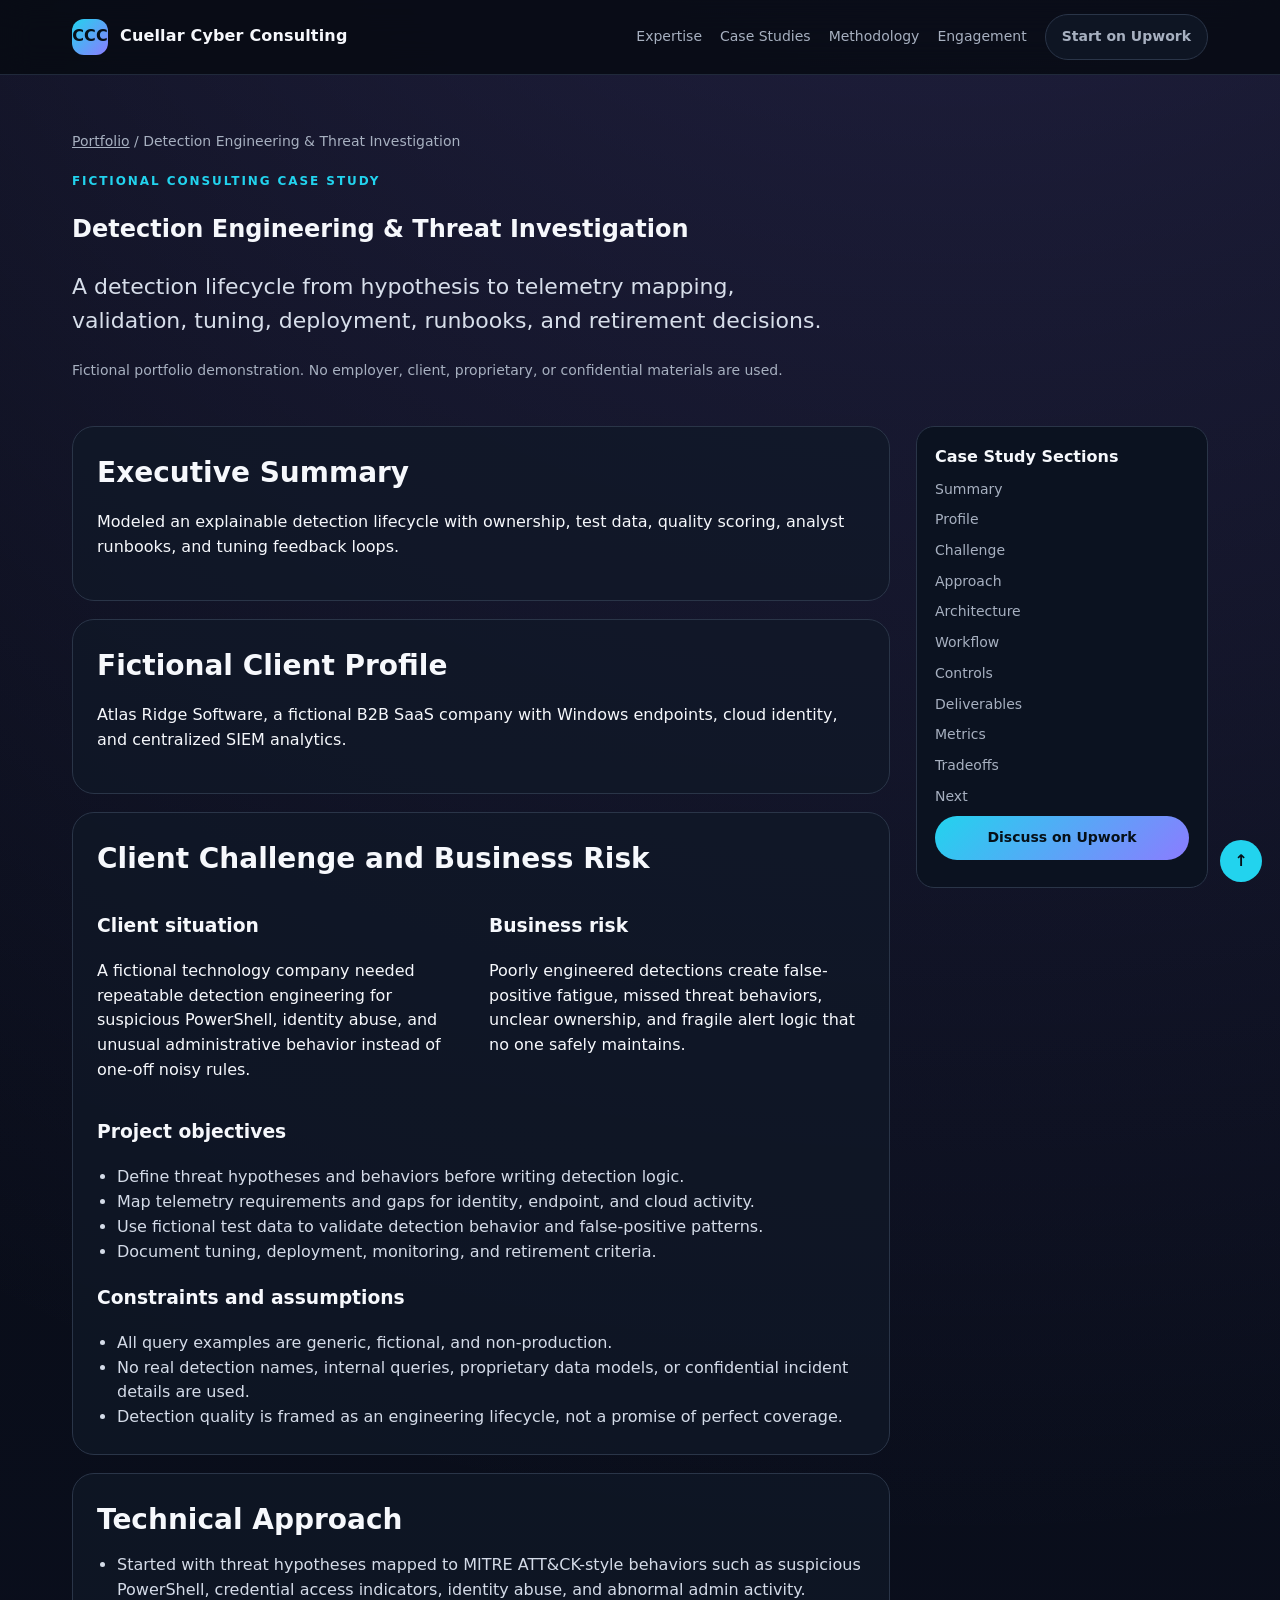
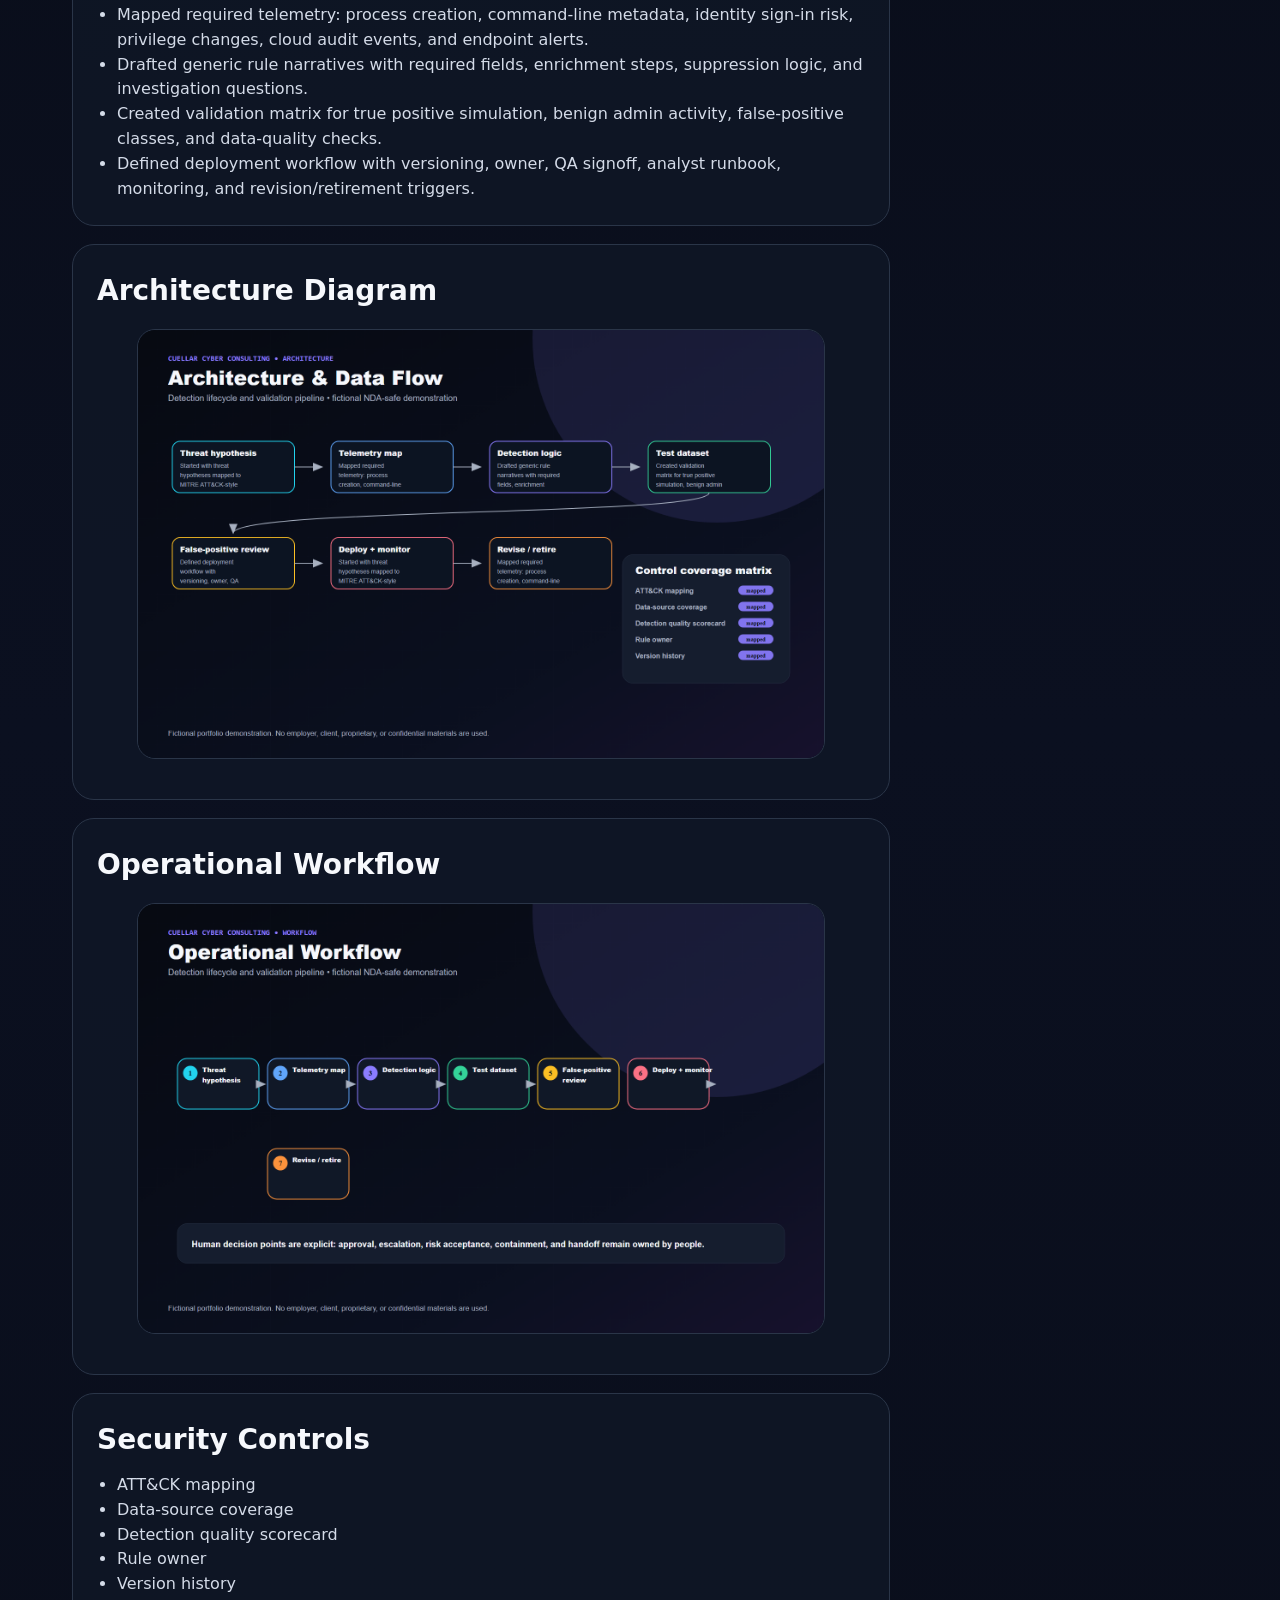
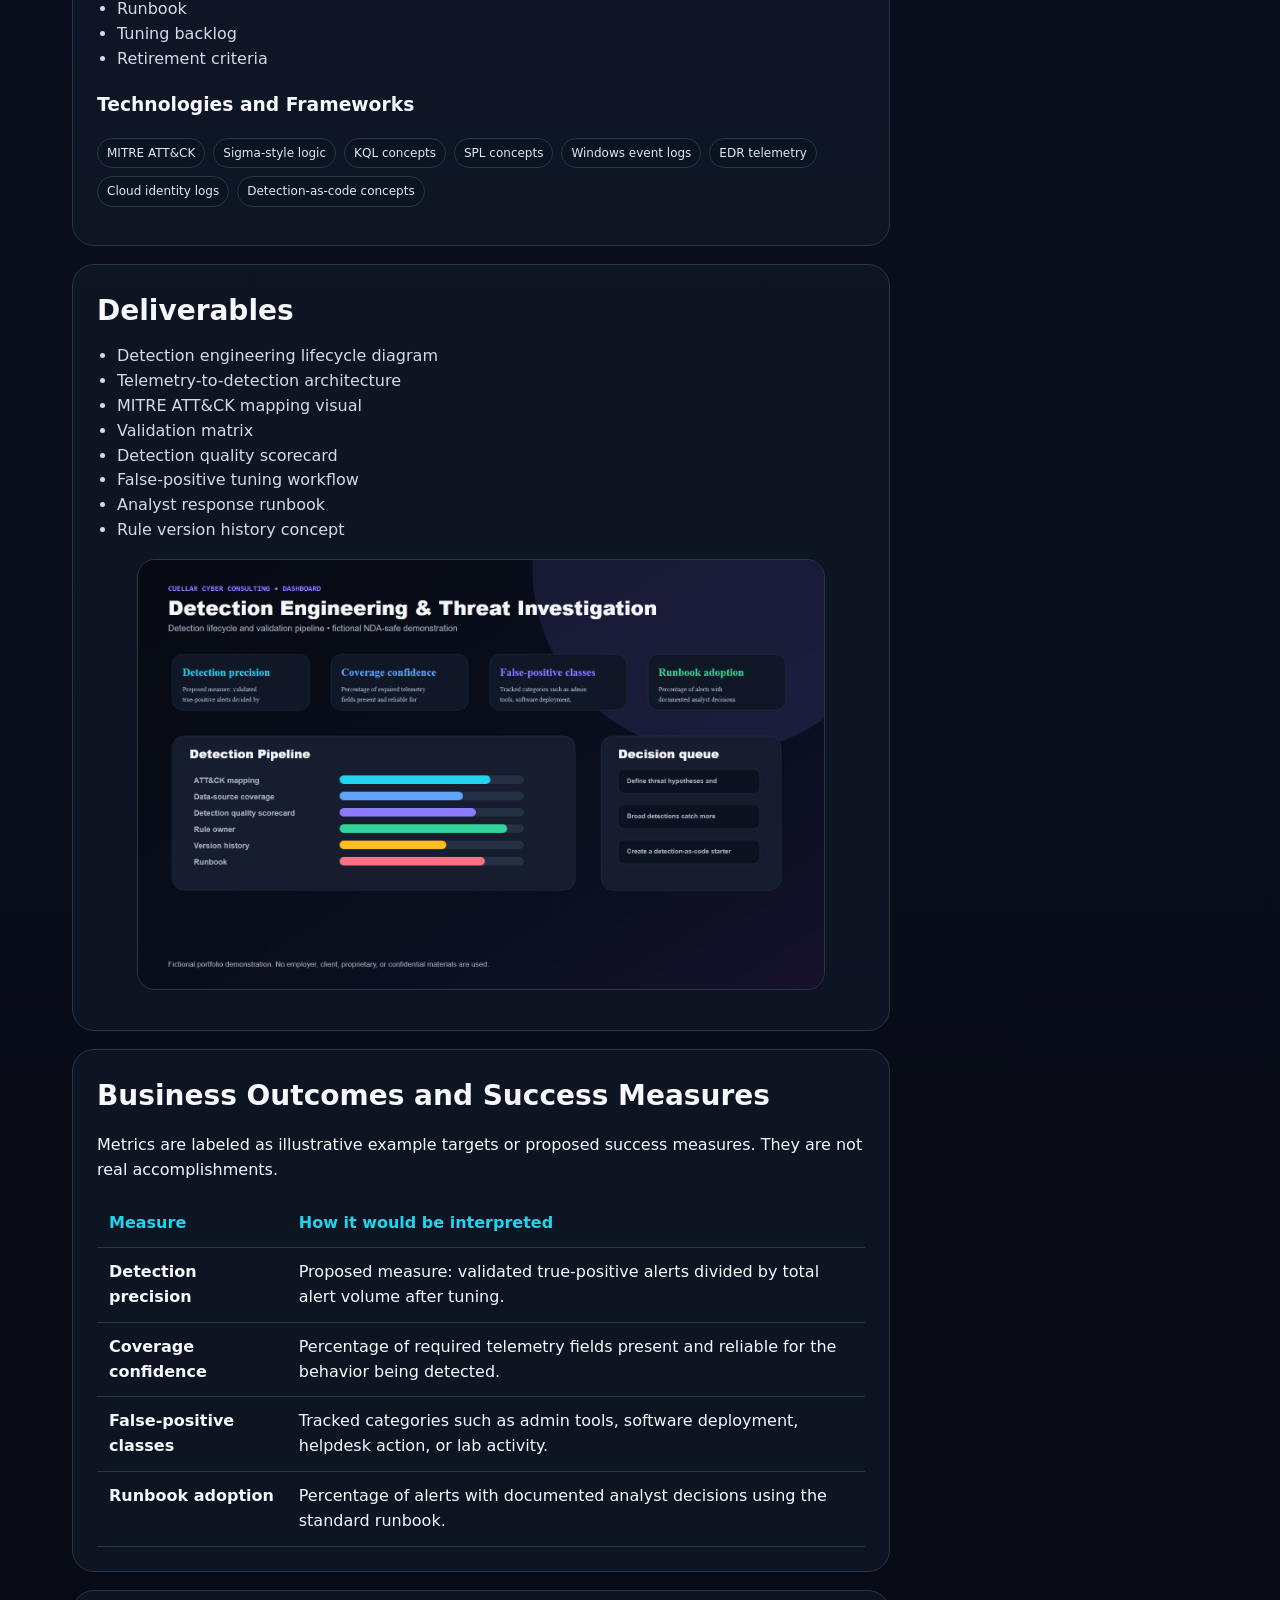
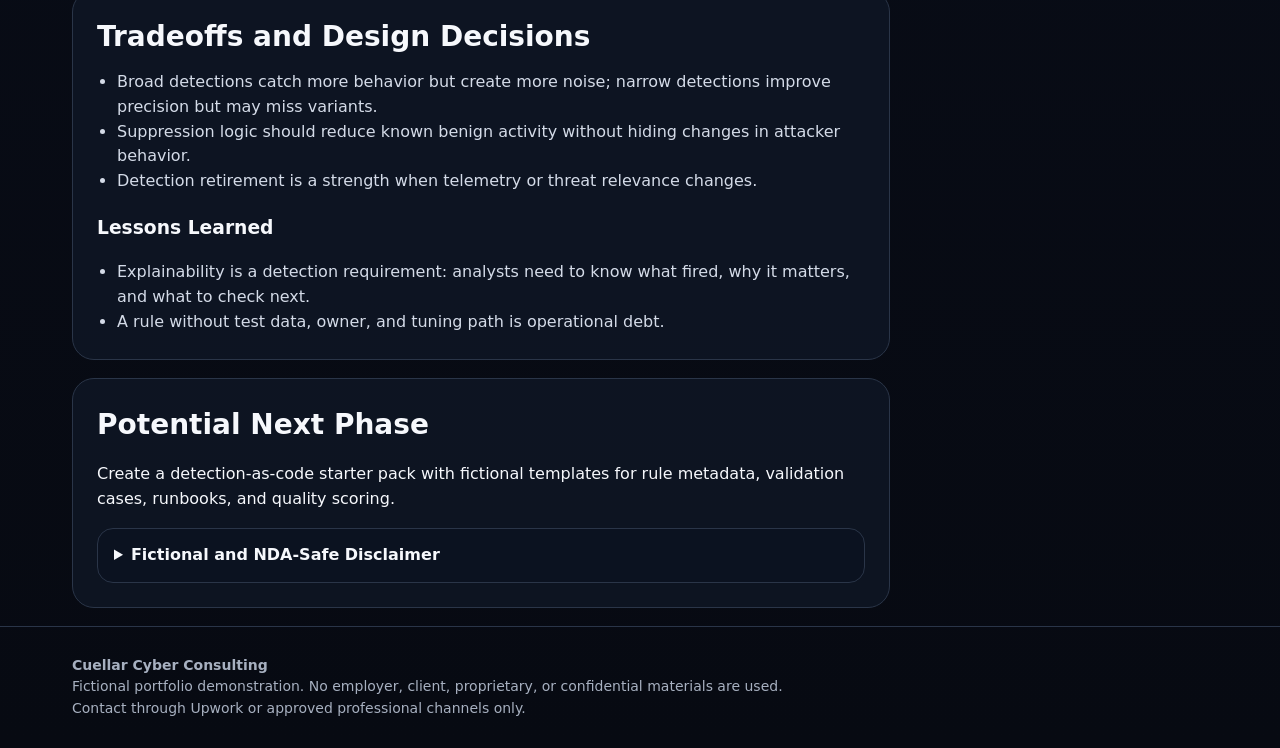
<file: case-studies/03-detection-engineering.html>
<!doctype html><html lang="en"><head><meta charset="utf-8"><meta name="viewport" content="width=device-width, initial-scale=1"><title>Detection Engineering &amp; Threat Investigation | Andrew Cuellar</title><meta name="description" content="Detection engineering case study demonstrating threat hypotheses, telemetry mapping, validation, tuning, MITRE ATT&amp;CK alignment, analyst runbooks, and lifecycle governance using an NDA-safe consulting scenario."><link rel="canonical" href="https://cuellarcyberconsulting.com/case-studies/03-detection-engineering.html"><meta property="og:title" content="Detection Engineering &amp; Threat Investigation | Andrew Cuellar"><meta property="og:description" content="Detection engineering case study demonstrating threat hypotheses, telemetry mapping, validation, tuning, MITRE ATT&amp;CK alignment, analyst runbooks, and lifecycle governance using an NDA-safe consulting scenario."><meta property="og:type" content="article"><meta property="og:url" content="https://cuellarcyberconsulting.com/case-studies/03-detection-engineering.html"><meta property="og:image" content="https://cuellarcyberconsulting.com/assets/thumbnails/03-detection-engineering-thumbnail.png"><meta property="og:site_name" content="Cuellar Cyber Consulting"><meta name="twitter:card" content="summary_large_image"><meta name="twitter:title" content="Detection Engineering &amp; Threat Investigation | Andrew Cuellar"><meta name="twitter:description" content="Detection engineering case study demonstrating threat hypotheses, telemetry mapping, validation, tuning, MITRE ATT&amp;CK alignment, analyst runbooks, and lifecycle governance using an NDA-safe consulting scenario."><meta name="twitter:image" content="https://cuellarcyberconsulting.com/assets/thumbnails/03-detection-engineering-thumbnail.png"><link rel="icon" href="../assets/svg/favicon.svg" type="image/svg+xml"><link rel="stylesheet" href="../assets/css/styles.css?v=4"><script defer src="../assets/js/main.js?v=4"></script><script type="application/ld+json">{"@context":"https://schema.org","@type":"CreativeWork","name":"Detection Engineering & Threat Investigation","creator":{"@type":"Person","name":"Andrew Cuellar"},"publisher":{"@type":"Organization","name":"Cuellar Cyber Consulting"},"url":"https://cuellarcyberconsulting.com/case-studies/03-detection-engineering.html","description":"Detection engineering case study demonstrating threat hypotheses, telemetry mapping, validation, tuning, MITRE ATT&CK alignment, analyst runbooks, and lifecycle governance using an NDA-safe consulting scenario.","isAccessibleForFree":true,"about":["Cybersecurity consulting","AI security","Insider risk","Detection engineering","Data protection"]}</script></head><body><a class="skip" href="#main">Skip to content</a><header class="site-header"><nav class="nav" aria-label="Primary"><a class="brand" href="../index.html"><span class="mark">CCC</span><span>Cuellar Cyber Consulting</span></a><div class="navlinks"><a href="../index.html#expertise">Expertise</a><a href="../index.html#case-studies">Case Studies</a><a href="../index.html#methodology">Methodology</a><a href="../index.html#engagement">Engagement</a><a class="btn" href="../index.html#contact">Start on Upwork</a></div></nav></header><main id="main"><section class="case-hero"><div class="wrap"><div class="breadcrumbs"><a href="../index.html">Portfolio</a> / Detection Engineering &amp; Threat Investigation</div><p class="eyebrow">Fictional consulting case study</p><h1>Detection Engineering &amp; Threat Investigation</h1><p class="lead">A detection lifecycle from hypothesis to telemetry mapping, validation, tuning, deployment, runbooks, and retirement decisions.</p><p class="note">Fictional portfolio demonstration. No employer, client, proprietary, or confidential materials are used.</p></div></section><div class="wrap case-layout"><article><section class="case-section" id="summary"><h2>Executive Summary</h2><p>Modeled an explainable detection lifecycle with ownership, test data, quality scoring, analyst runbooks, and tuning feedback loops.</p></section><section class="case-section" id="profile"><h2>Fictional Client Profile</h2><p>Atlas Ridge Software, a fictional B2B SaaS company with Windows endpoints, cloud identity, and centralized SIEM analytics.</p></section><section class="case-section" id="challenge"><h2>Client Challenge and Business Risk</h2><div class="two-col"><div><h3>Client situation</h3><p>A fictional technology company needed repeatable detection engineering for suspicious PowerShell, identity abuse, and unusual administrative behavior instead of one-off noisy rules.</p></div><div><h3>Business risk</h3><p>Poorly engineered detections create false-positive fatigue, missed threat behaviors, unclear ownership, and fragile alert logic that no one safely maintains.</p></div></div><h3>Project objectives</h3><ul class="list"><li>Define threat hypotheses and behaviors before writing detection logic.</li><li>Map telemetry requirements and gaps for identity, endpoint, and cloud activity.</li><li>Use fictional test data to validate detection behavior and false-positive patterns.</li><li>Document tuning, deployment, monitoring, and retirement criteria.</li></ul><h3>Constraints and assumptions</h3><ul class="list"><li>All query examples are generic, fictional, and non-production.</li><li>No real detection names, internal queries, proprietary data models, or confidential incident details are used.</li><li>Detection quality is framed as an engineering lifecycle, not a promise of perfect coverage.</li></ul></section><section class="case-section" id="approach"><h2>Technical Approach</h2><ul class="list"><li>Started with threat hypotheses mapped to MITRE ATT&amp;CK-style behaviors such as suspicious PowerShell, credential access indicators, identity abuse, and abnormal admin activity.</li><li>Mapped required telemetry: process creation, command-line metadata, identity sign-in risk, privilege changes, cloud audit events, and endpoint alerts.</li><li>Drafted generic rule narratives with required fields, enrichment steps, suppression logic, and investigation questions.</li><li>Created validation matrix for true positive simulation, benign admin activity, false-positive classes, and data-quality checks.</li><li>Defined deployment workflow with versioning, owner, QA signoff, analyst runbook, monitoring, and revision/retirement triggers.</li></ul></section><section class="case-section" id="architecture"><h2>Architecture Diagram</h2><figure class="visual"><img src="../assets/png/03-detection-engineering-architecture.png" alt="Fictional architecture diagram for Detection Engineering &amp; Threat Investigation"></figure></section><section class="case-section" id="workflow"><h2>Operational Workflow</h2><figure class="visual"><img src="../assets/png/03-detection-engineering-workflow.png" alt="Fictional operational workflow for Detection Engineering &amp; Threat Investigation"></figure></section><section class="case-section" id="controls"><h2>Security Controls</h2><ul class="list"><li>ATT&amp;CK mapping</li><li>Data-source coverage</li><li>Detection quality scorecard</li><li>Rule owner</li><li>Version history</li><li>Runbook</li><li>Tuning backlog</li><li>Retirement criteria</li></ul><h3>Technologies and Frameworks</h3><div class="tags"><span class="tag">MITRE ATT&amp;CK</span><span class="tag">Sigma-style logic</span><span class="tag">KQL concepts</span><span class="tag">SPL concepts</span><span class="tag">Windows event logs</span><span class="tag">EDR telemetry</span><span class="tag">Cloud identity logs</span><span class="tag">Detection-as-code concepts</span></div></section><section class="case-section" id="deliverables"><h2>Deliverables</h2><ul class="list"><li>Detection engineering lifecycle diagram</li><li>Telemetry-to-detection architecture</li><li>MITRE ATT&amp;CK mapping visual</li><li>Validation matrix</li><li>Detection quality scorecard</li><li>False-positive tuning workflow</li><li>Analyst response runbook</li><li>Rule version history concept</li></ul><figure class="visual"><img src="../assets/png/03-detection-engineering-dashboard.png" alt="Fictional dashboard mockup for Detection Engineering &amp; Threat Investigation"></figure></section><section class="case-section" id="metrics"><h2>Business Outcomes and Success Measures</h2><p>Metrics are labeled as illustrative example targets or proposed success measures. They are not real accomplishments.</p><table class="metric-table"><thead><tr><th>Measure</th><th>How it would be interpreted</th></tr></thead><tbody><tr><td><strong>Detection precision</strong></td><td>Proposed measure: validated true-positive alerts divided by total alert volume after tuning.</td></tr><tr><td><strong>Coverage confidence</strong></td><td>Percentage of required telemetry fields present and reliable for the behavior being detected.</td></tr><tr><td><strong>False-positive classes</strong></td><td>Tracked categories such as admin tools, software deployment, helpdesk action, or lab activity.</td></tr><tr><td><strong>Runbook adoption</strong></td><td>Percentage of alerts with documented analyst decisions using the standard runbook.</td></tr></tbody></table></section><section class="case-section" id="tradeoffs"><h2>Tradeoffs and Design Decisions</h2><ul class="list"><li>Broad detections catch more behavior but create more noise; narrow detections improve precision but may miss variants.</li><li>Suppression logic should reduce known benign activity without hiding changes in attacker behavior.</li><li>Detection retirement is a strength when telemetry or threat relevance changes.</li></ul><h3>Lessons Learned</h3><ul class="list"><li>Explainability is a detection requirement: analysts need to know what fired, why it matters, and what to check next.</li><li>A rule without test data, owner, and tuning path is operational debt.</li></ul></section><section class="case-section" id="next"><h2>Potential Next Phase</h2><p>Create a detection-as-code starter pack with fictional templates for rule metadata, validation cases, runbooks, and quality scoring.</p><details><summary>Fictional and NDA-Safe Disclaimer</summary><p>Fictional portfolio demonstration. No employer, client, proprietary, or confidential materials are used. The content does not include or imitate employer dashboards, logos, terminology, real data, real incident details, internal detections, internal code, or confidential workflows.</p></details></section></article><aside class="toc" aria-label="Case study navigation"><strong>Case Study Sections</strong><a href="#summary">Summary</a><a href="#profile">Profile</a><a href="#challenge">Challenge</a><a href="#approach">Approach</a><a href="#architecture">Architecture</a><a href="#workflow">Workflow</a><a href="#controls">Controls</a><a href="#deliverables">Deliverables</a><a href="#metrics">Metrics</a><a href="#tradeoffs">Tradeoffs</a><a href="#next">Next</a><a class="btn primary" href="../index.html#contact">Discuss on Upwork</a></aside></div></main><a class="backtop" href="#main" aria-label="Back to top">↑</a><footer class="footer"><div class="wrap"><strong>Cuellar Cyber Consulting</strong><br>Fictional portfolio demonstration. No employer, client, proprietary, or confidential materials are used.<br>Contact through Upwork or approved professional channels only.</div></footer></body></html>
</file>
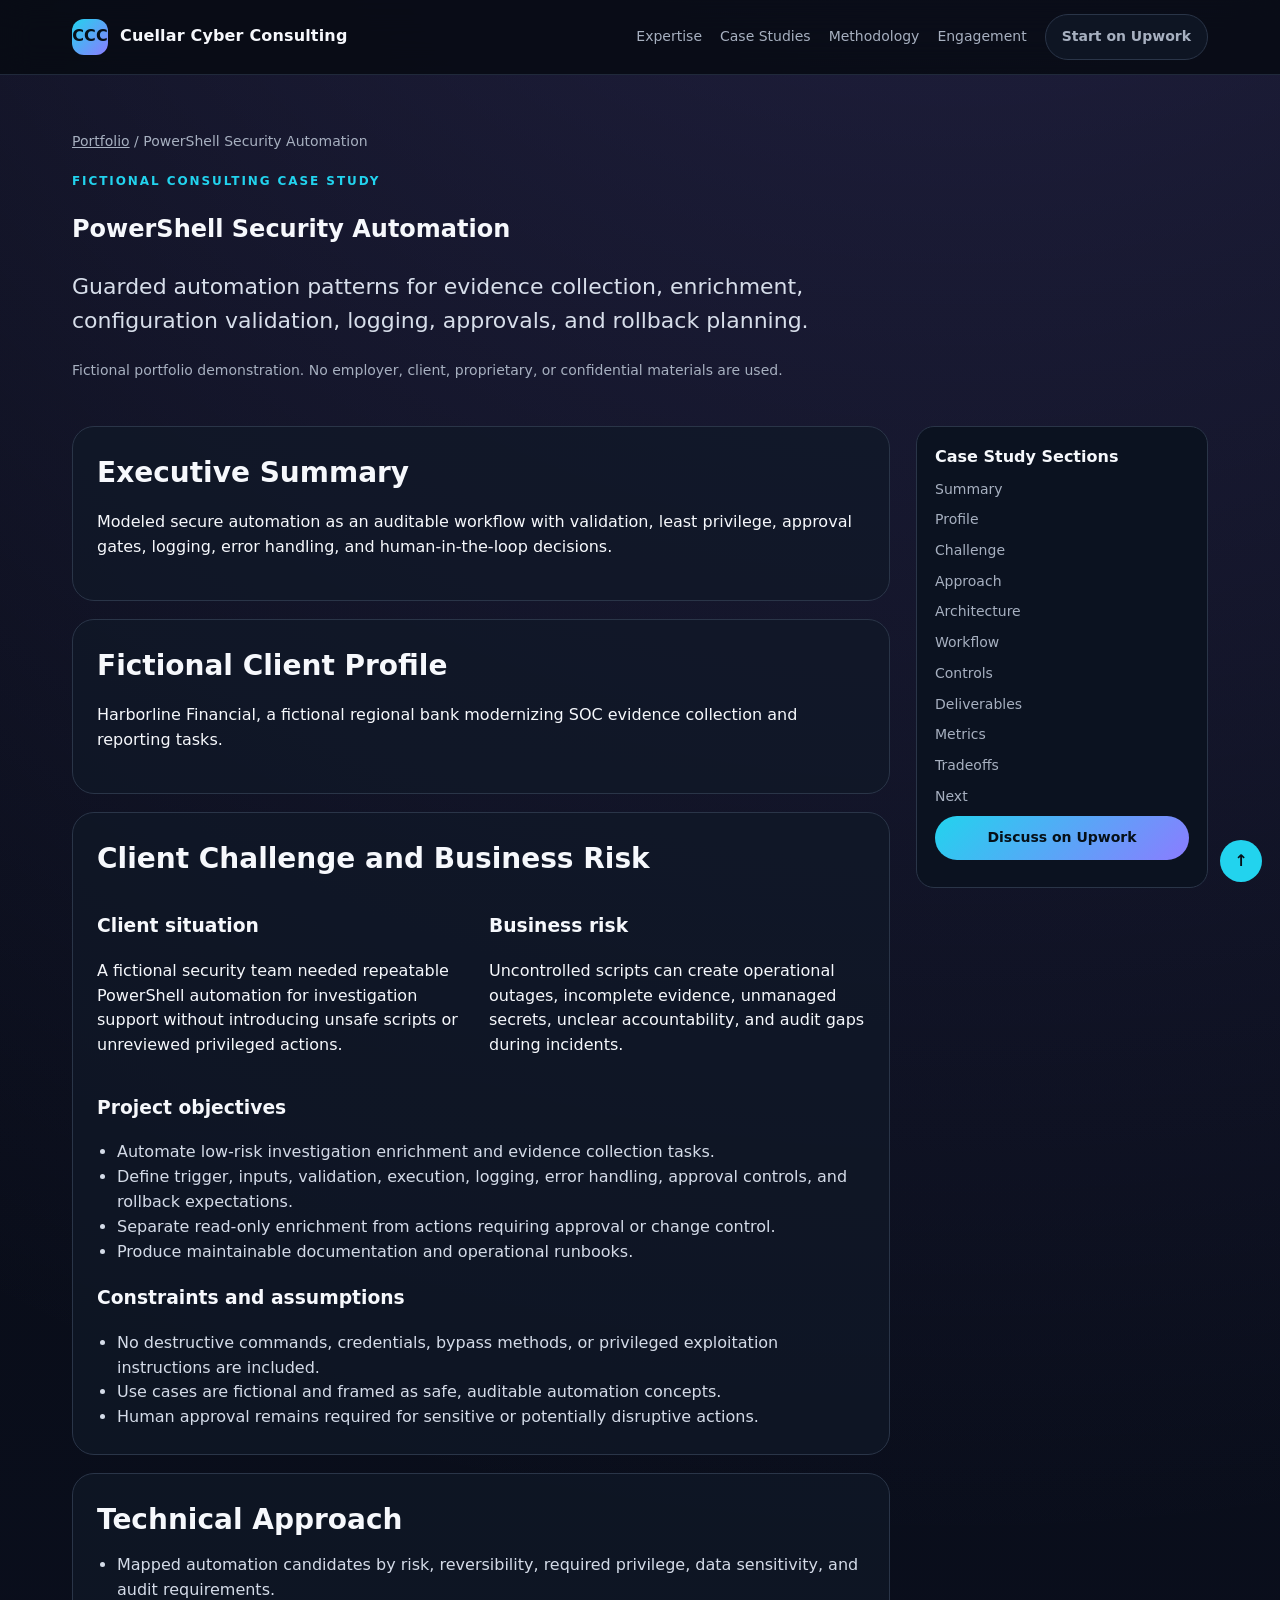
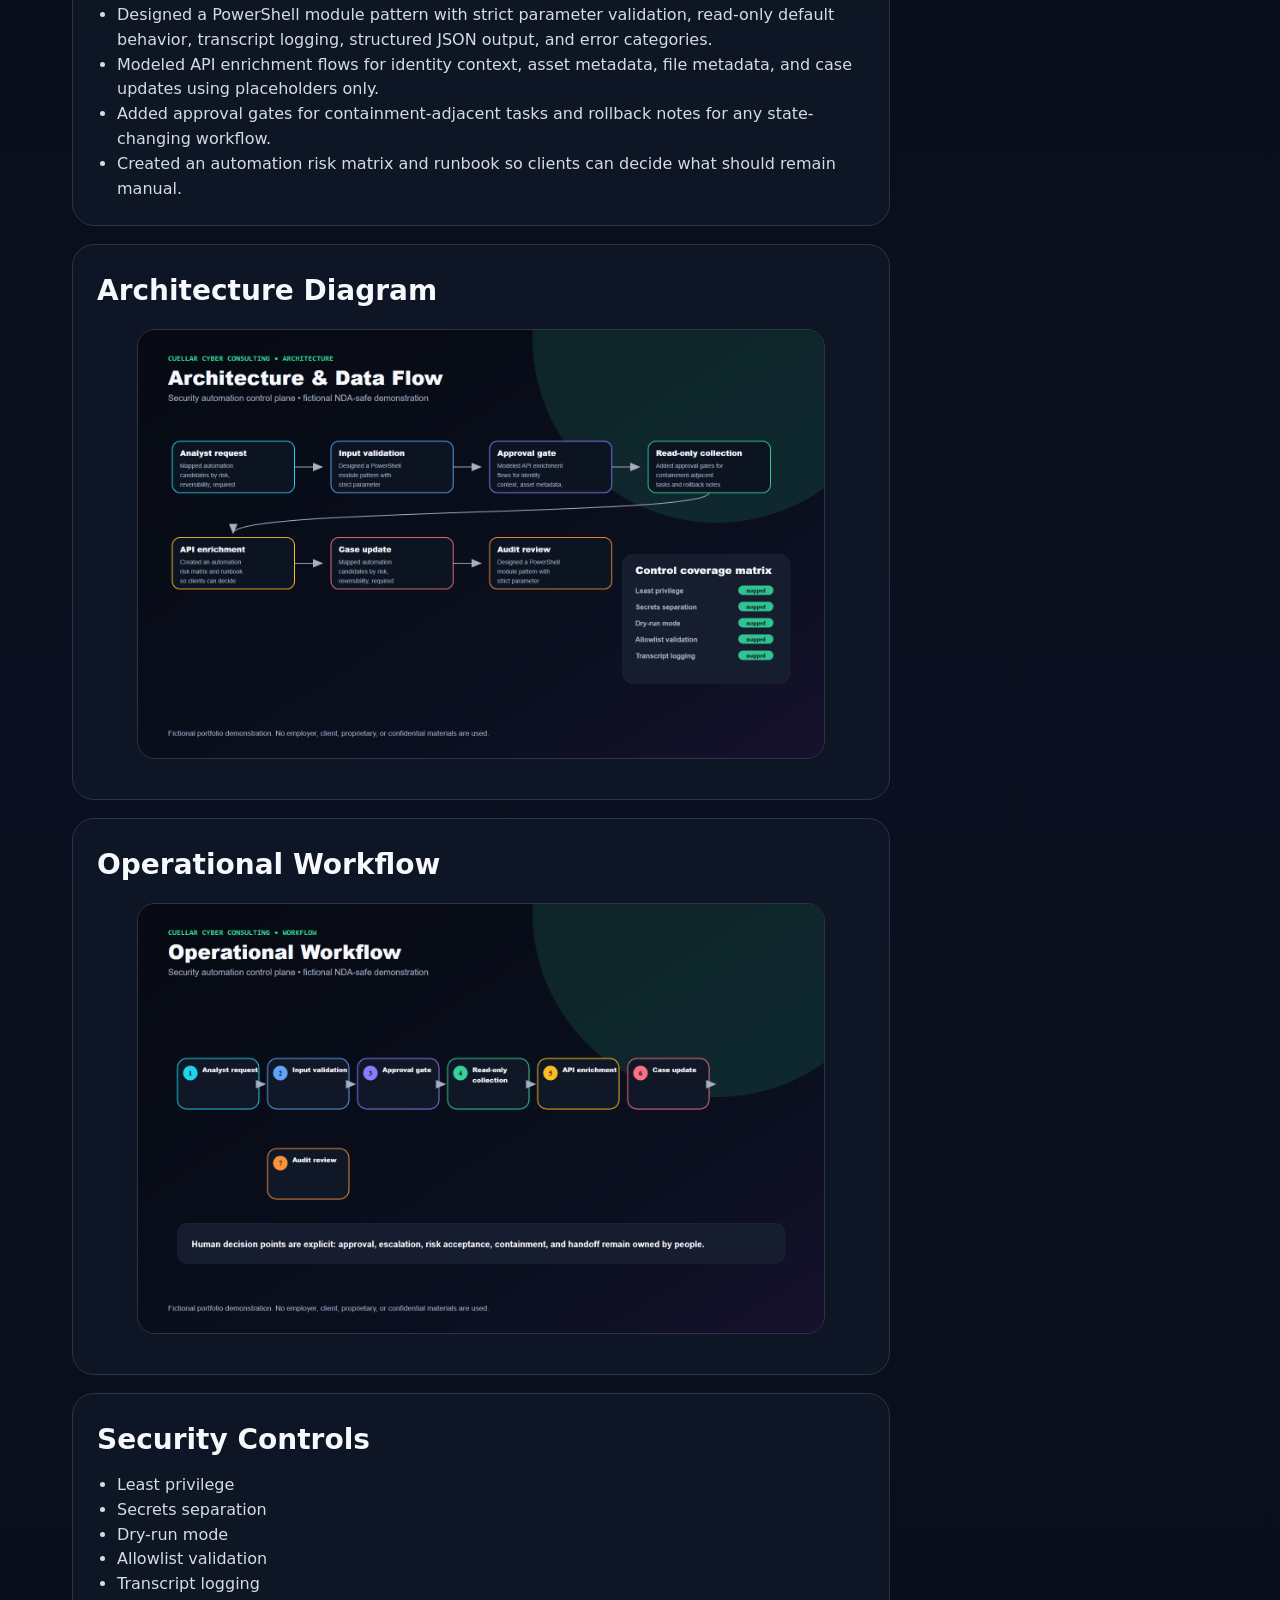
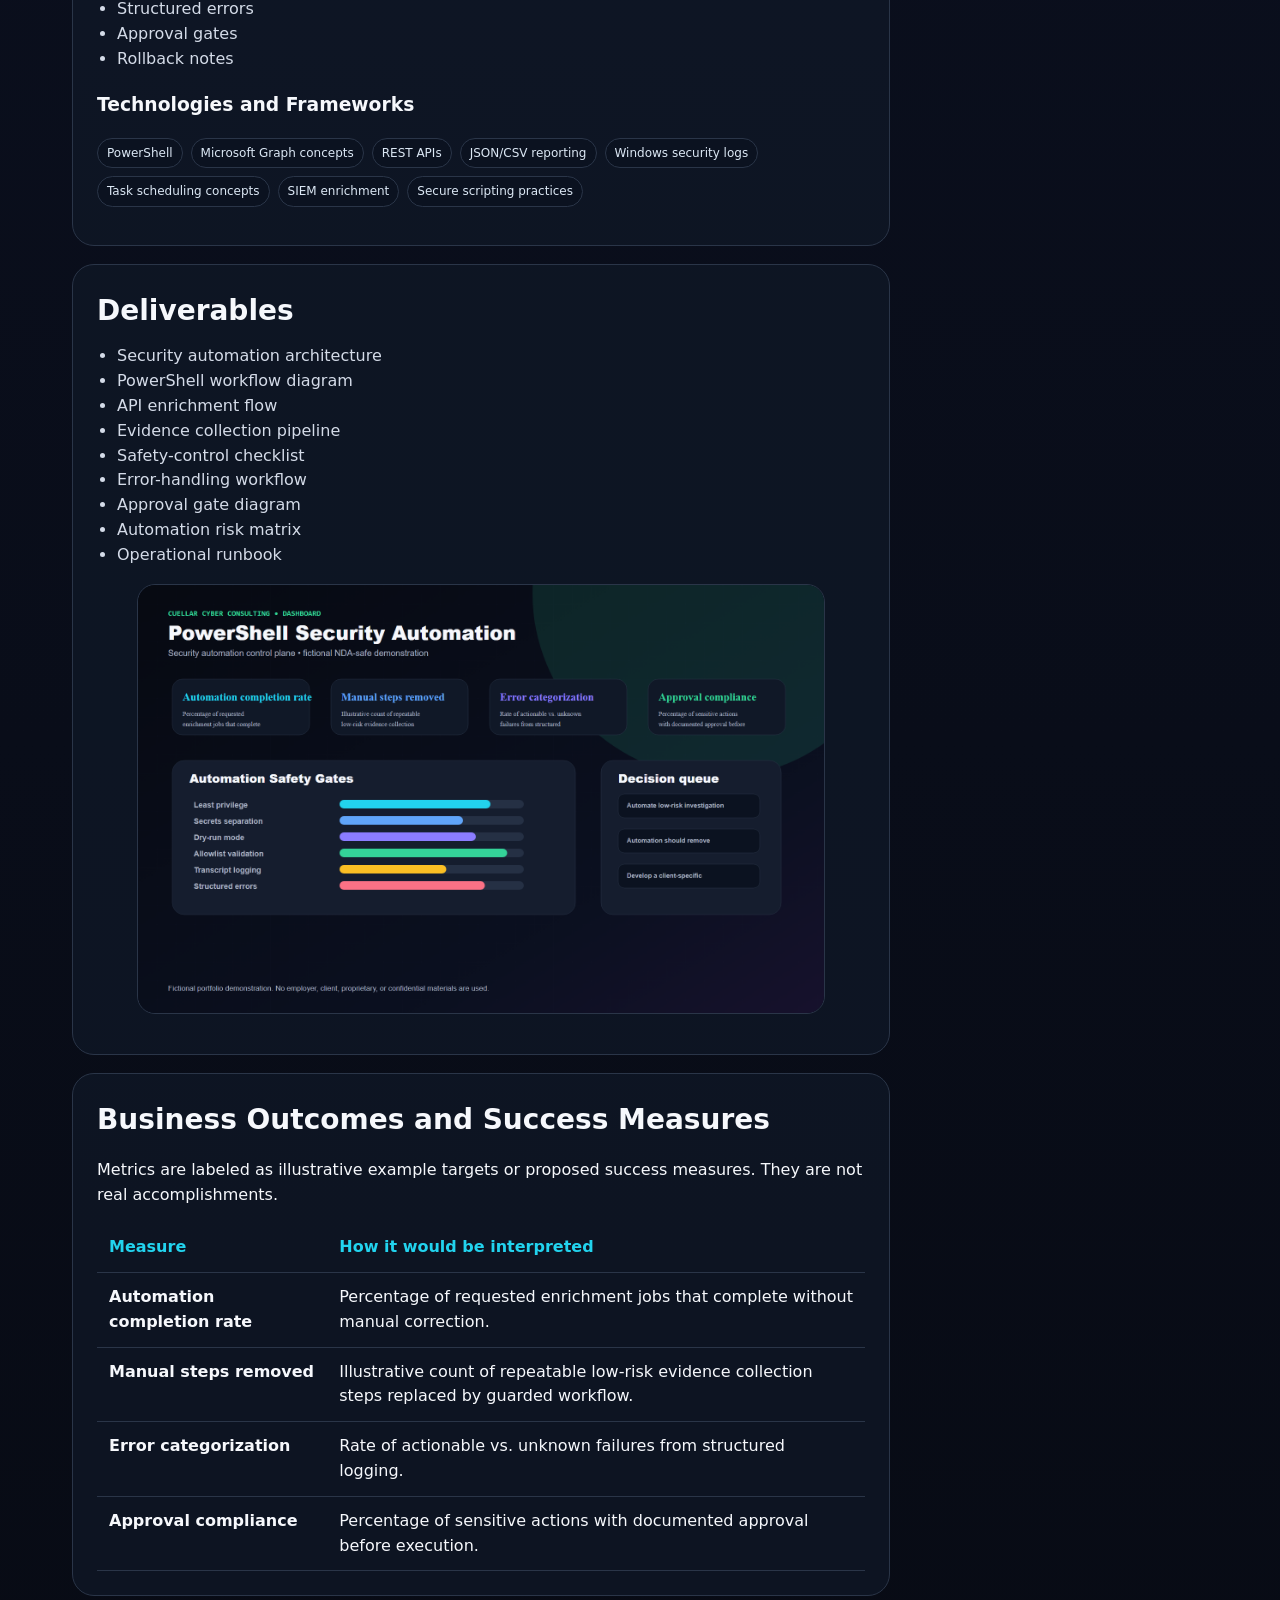
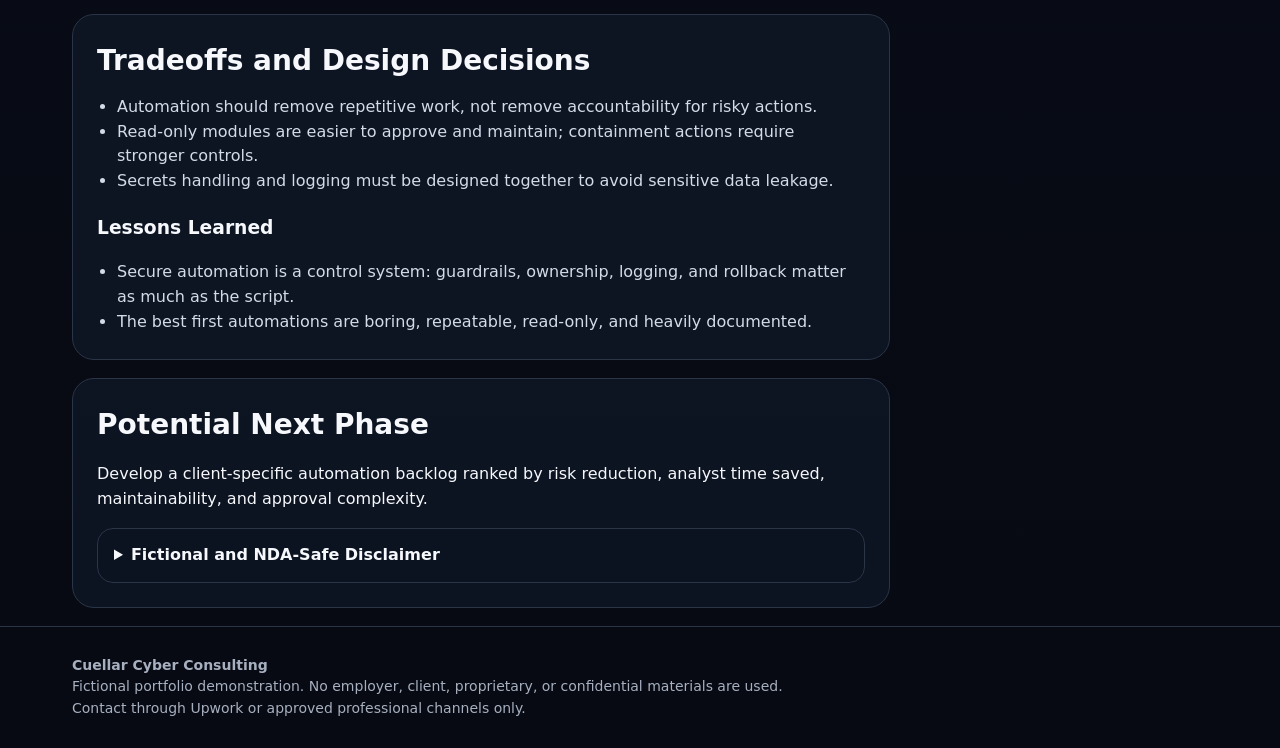
<file: case-studies/04-powershell-automation.html>
<!doctype html><html lang="en"><head><meta charset="utf-8"><meta name="viewport" content="width=device-width, initial-scale=1"><title>PowerShell Security Automation | Andrew Cuellar</title><meta name="description" content="Security automation case study demonstrating guarded PowerShell workflows, evidence collection, enrichment, approval gates, logging, rollback planning, and least-privilege controls using an NDA-safe consulting scenario."><link rel="canonical" href="https://cuellarcyberconsulting.com/case-studies/04-powershell-automation.html"><meta property="og:title" content="PowerShell Security Automation | Andrew Cuellar"><meta property="og:description" content="Security automation case study demonstrating guarded PowerShell workflows, evidence collection, enrichment, approval gates, logging, rollback planning, and least-privilege controls using an NDA-safe consulting scenario."><meta property="og:type" content="article"><meta property="og:url" content="https://cuellarcyberconsulting.com/case-studies/04-powershell-automation.html"><meta property="og:image" content="https://cuellarcyberconsulting.com/assets/thumbnails/04-powershell-automation-thumbnail.png"><meta property="og:site_name" content="Cuellar Cyber Consulting"><meta name="twitter:card" content="summary_large_image"><meta name="twitter:title" content="PowerShell Security Automation | Andrew Cuellar"><meta name="twitter:description" content="Security automation case study demonstrating guarded PowerShell workflows, evidence collection, enrichment, approval gates, logging, rollback planning, and least-privilege controls using an NDA-safe consulting scenario."><meta name="twitter:image" content="https://cuellarcyberconsulting.com/assets/thumbnails/04-powershell-automation-thumbnail.png"><link rel="icon" href="../assets/svg/favicon.svg" type="image/svg+xml"><link rel="stylesheet" href="../assets/css/styles.css?v=4"><script defer src="../assets/js/main.js?v=4"></script><script type="application/ld+json">{"@context":"https://schema.org","@type":"CreativeWork","name":"PowerShell Security Automation","creator":{"@type":"Person","name":"Andrew Cuellar"},"publisher":{"@type":"Organization","name":"Cuellar Cyber Consulting"},"url":"https://cuellarcyberconsulting.com/case-studies/04-powershell-automation.html","description":"Security automation case study demonstrating guarded PowerShell workflows, evidence collection, enrichment, approval gates, logging, rollback planning, and least-privilege controls using an NDA-safe consulting scenario.","isAccessibleForFree":true,"about":["Cybersecurity consulting","AI security","Insider risk","Detection engineering","Data protection"]}</script></head><body><a class="skip" href="#main">Skip to content</a><header class="site-header"><nav class="nav" aria-label="Primary"><a class="brand" href="../index.html"><span class="mark">CCC</span><span>Cuellar Cyber Consulting</span></a><div class="navlinks"><a href="../index.html#expertise">Expertise</a><a href="../index.html#case-studies">Case Studies</a><a href="../index.html#methodology">Methodology</a><a href="../index.html#engagement">Engagement</a><a class="btn" href="../index.html#contact">Start on Upwork</a></div></nav></header><main id="main"><section class="case-hero"><div class="wrap"><div class="breadcrumbs"><a href="../index.html">Portfolio</a> / PowerShell Security Automation</div><p class="eyebrow">Fictional consulting case study</p><h1>PowerShell Security Automation</h1><p class="lead">Guarded automation patterns for evidence collection, enrichment, configuration validation, logging, approvals, and rollback planning.</p><p class="note">Fictional portfolio demonstration. No employer, client, proprietary, or confidential materials are used.</p></div></section><div class="wrap case-layout"><article><section class="case-section" id="summary"><h2>Executive Summary</h2><p>Modeled secure automation as an auditable workflow with validation, least privilege, approval gates, logging, error handling, and human-in-the-loop decisions.</p></section><section class="case-section" id="profile"><h2>Fictional Client Profile</h2><p>Harborline Financial, a fictional regional bank modernizing SOC evidence collection and reporting tasks.</p></section><section class="case-section" id="challenge"><h2>Client Challenge and Business Risk</h2><div class="two-col"><div><h3>Client situation</h3><p>A fictional security team needed repeatable PowerShell automation for investigation support without introducing unsafe scripts or unreviewed privileged actions.</p></div><div><h3>Business risk</h3><p>Uncontrolled scripts can create operational outages, incomplete evidence, unmanaged secrets, unclear accountability, and audit gaps during incidents.</p></div></div><h3>Project objectives</h3><ul class="list"><li>Automate low-risk investigation enrichment and evidence collection tasks.</li><li>Define trigger, inputs, validation, execution, logging, error handling, approval controls, and rollback expectations.</li><li>Separate read-only enrichment from actions requiring approval or change control.</li><li>Produce maintainable documentation and operational runbooks.</li></ul><h3>Constraints and assumptions</h3><ul class="list"><li>No destructive commands, credentials, bypass methods, or privileged exploitation instructions are included.</li><li>Use cases are fictional and framed as safe, auditable automation concepts.</li><li>Human approval remains required for sensitive or potentially disruptive actions.</li></ul></section><section class="case-section" id="approach"><h2>Technical Approach</h2><ul class="list"><li>Mapped automation candidates by risk, reversibility, required privilege, data sensitivity, and audit requirements.</li><li>Designed a PowerShell module pattern with strict parameter validation, read-only default behavior, transcript logging, structured JSON output, and error categories.</li><li>Modeled API enrichment flows for identity context, asset metadata, file metadata, and case updates using placeholders only.</li><li>Added approval gates for containment-adjacent tasks and rollback notes for any state-changing workflow.</li><li>Created an automation risk matrix and runbook so clients can decide what should remain manual.</li></ul></section><section class="case-section" id="architecture"><h2>Architecture Diagram</h2><figure class="visual"><img src="../assets/png/04-powershell-automation-architecture.png" alt="Fictional architecture diagram for PowerShell Security Automation"></figure></section><section class="case-section" id="workflow"><h2>Operational Workflow</h2><figure class="visual"><img src="../assets/png/04-powershell-automation-workflow.png" alt="Fictional operational workflow for PowerShell Security Automation"></figure></section><section class="case-section" id="controls"><h2>Security Controls</h2><ul class="list"><li>Least privilege</li><li>Secrets separation</li><li>Dry-run mode</li><li>Allowlist validation</li><li>Transcript logging</li><li>Structured errors</li><li>Approval gates</li><li>Rollback notes</li></ul><h3>Technologies and Frameworks</h3><div class="tags"><span class="tag">PowerShell</span><span class="tag">Microsoft Graph concepts</span><span class="tag">REST APIs</span><span class="tag">JSON/CSV reporting</span><span class="tag">Windows security logs</span><span class="tag">Task scheduling concepts</span><span class="tag">SIEM enrichment</span><span class="tag">Secure scripting practices</span></div></section><section class="case-section" id="deliverables"><h2>Deliverables</h2><ul class="list"><li>Security automation architecture</li><li>PowerShell workflow diagram</li><li>API enrichment flow</li><li>Evidence collection pipeline</li><li>Safety-control checklist</li><li>Error-handling workflow</li><li>Approval gate diagram</li><li>Automation risk matrix</li><li>Operational runbook</li></ul><figure class="visual"><img src="../assets/png/04-powershell-automation-dashboard.png" alt="Fictional dashboard mockup for PowerShell Security Automation"></figure></section><section class="case-section" id="metrics"><h2>Business Outcomes and Success Measures</h2><p>Metrics are labeled as illustrative example targets or proposed success measures. They are not real accomplishments.</p><table class="metric-table"><thead><tr><th>Measure</th><th>How it would be interpreted</th></tr></thead><tbody><tr><td><strong>Automation completion rate</strong></td><td>Percentage of requested enrichment jobs that complete without manual correction.</td></tr><tr><td><strong>Manual steps removed</strong></td><td>Illustrative count of repeatable low-risk evidence collection steps replaced by guarded workflow.</td></tr><tr><td><strong>Error categorization</strong></td><td>Rate of actionable vs. unknown failures from structured logging.</td></tr><tr><td><strong>Approval compliance</strong></td><td>Percentage of sensitive actions with documented approval before execution.</td></tr></tbody></table></section><section class="case-section" id="tradeoffs"><h2>Tradeoffs and Design Decisions</h2><ul class="list"><li>Automation should remove repetitive work, not remove accountability for risky actions.</li><li>Read-only modules are easier to approve and maintain; containment actions require stronger controls.</li><li>Secrets handling and logging must be designed together to avoid sensitive data leakage.</li></ul><h3>Lessons Learned</h3><ul class="list"><li>Secure automation is a control system: guardrails, ownership, logging, and rollback matter as much as the script.</li><li>The best first automations are boring, repeatable, read-only, and heavily documented.</li></ul></section><section class="case-section" id="next"><h2>Potential Next Phase</h2><p>Develop a client-specific automation backlog ranked by risk reduction, analyst time saved, maintainability, and approval complexity.</p><details><summary>Fictional and NDA-Safe Disclaimer</summary><p>Fictional portfolio demonstration. No employer, client, proprietary, or confidential materials are used. The content does not include or imitate employer dashboards, logos, terminology, real data, real incident details, internal detections, internal code, or confidential workflows.</p></details></section></article><aside class="toc" aria-label="Case study navigation"><strong>Case Study Sections</strong><a href="#summary">Summary</a><a href="#profile">Profile</a><a href="#challenge">Challenge</a><a href="#approach">Approach</a><a href="#architecture">Architecture</a><a href="#workflow">Workflow</a><a href="#controls">Controls</a><a href="#deliverables">Deliverables</a><a href="#metrics">Metrics</a><a href="#tradeoffs">Tradeoffs</a><a href="#next">Next</a><a class="btn primary" href="../index.html#contact">Discuss on Upwork</a></aside></div></main><a class="backtop" href="#main" aria-label="Back to top">↑</a><footer class="footer"><div class="wrap"><strong>Cuellar Cyber Consulting</strong><br>Fictional portfolio demonstration. No employer, client, proprietary, or confidential materials are used.<br>Contact through Upwork or approved professional channels only.</div></footer></body></html>
</file>
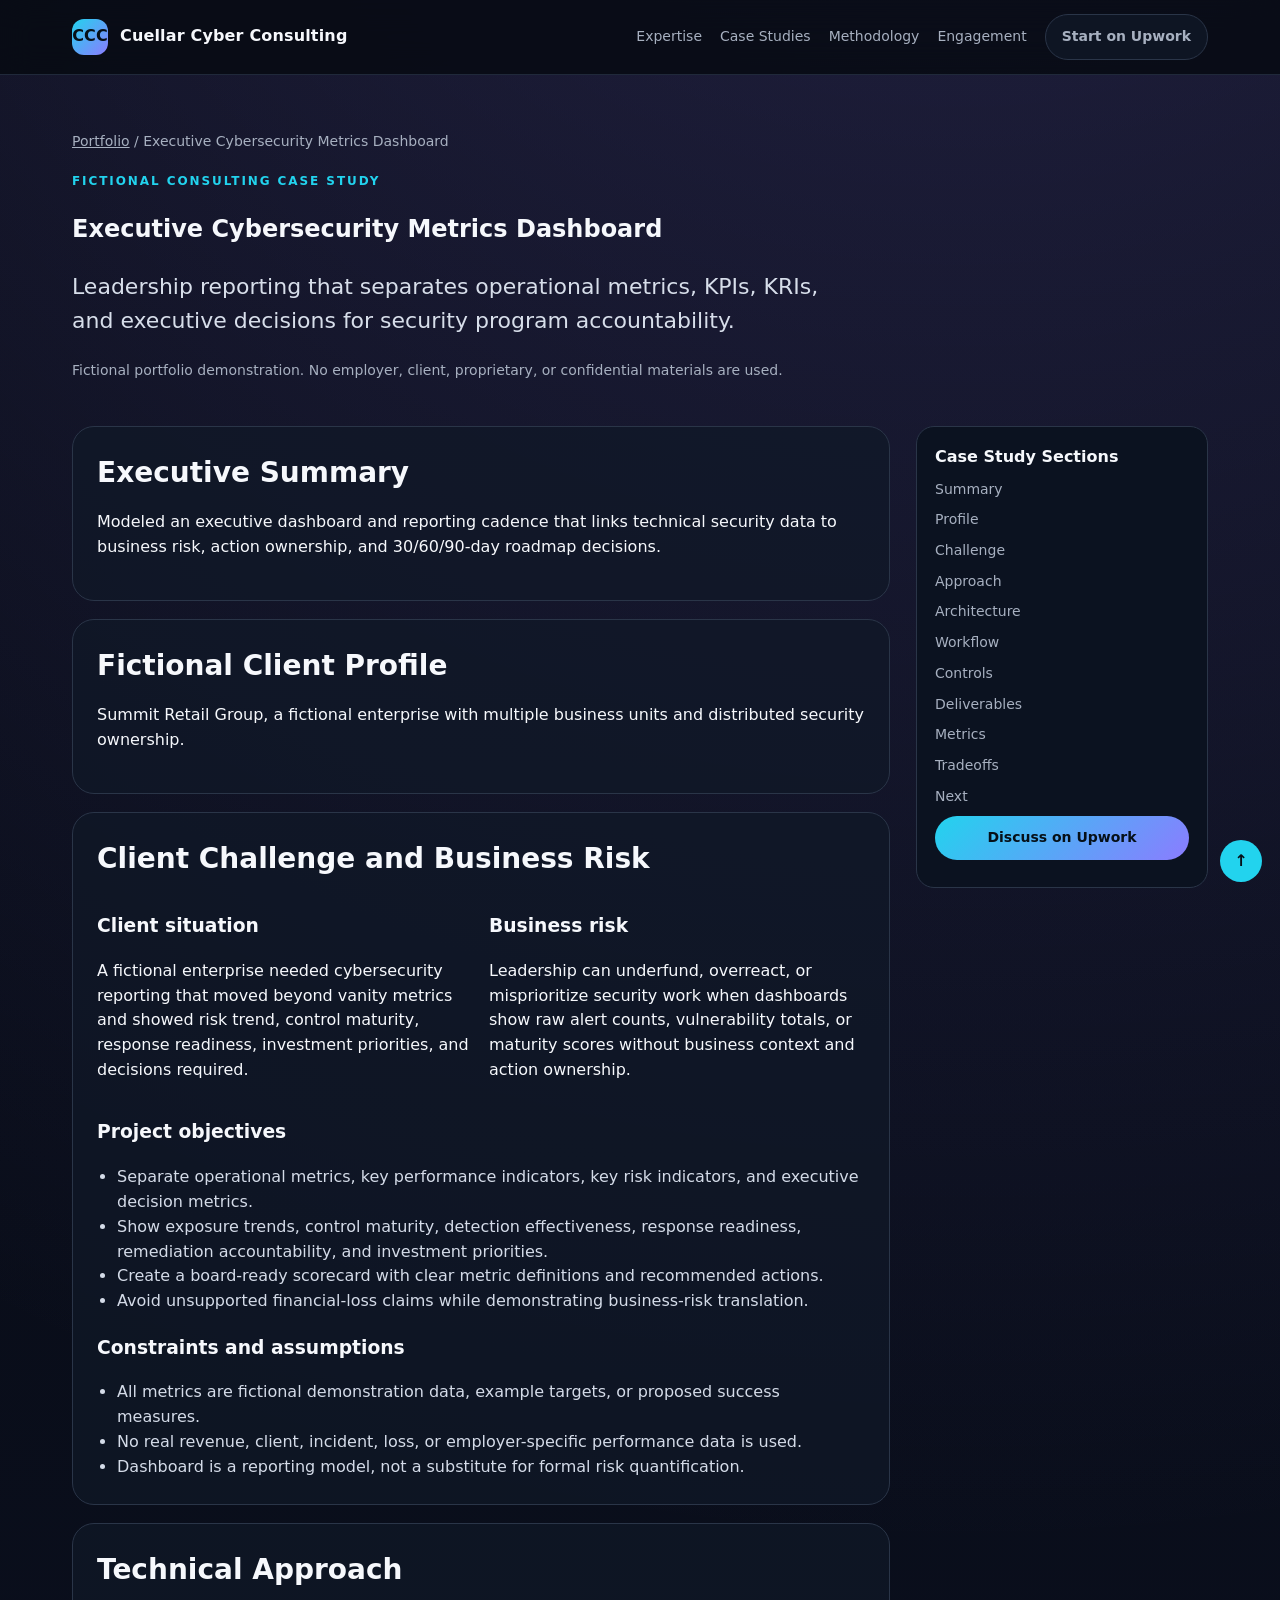
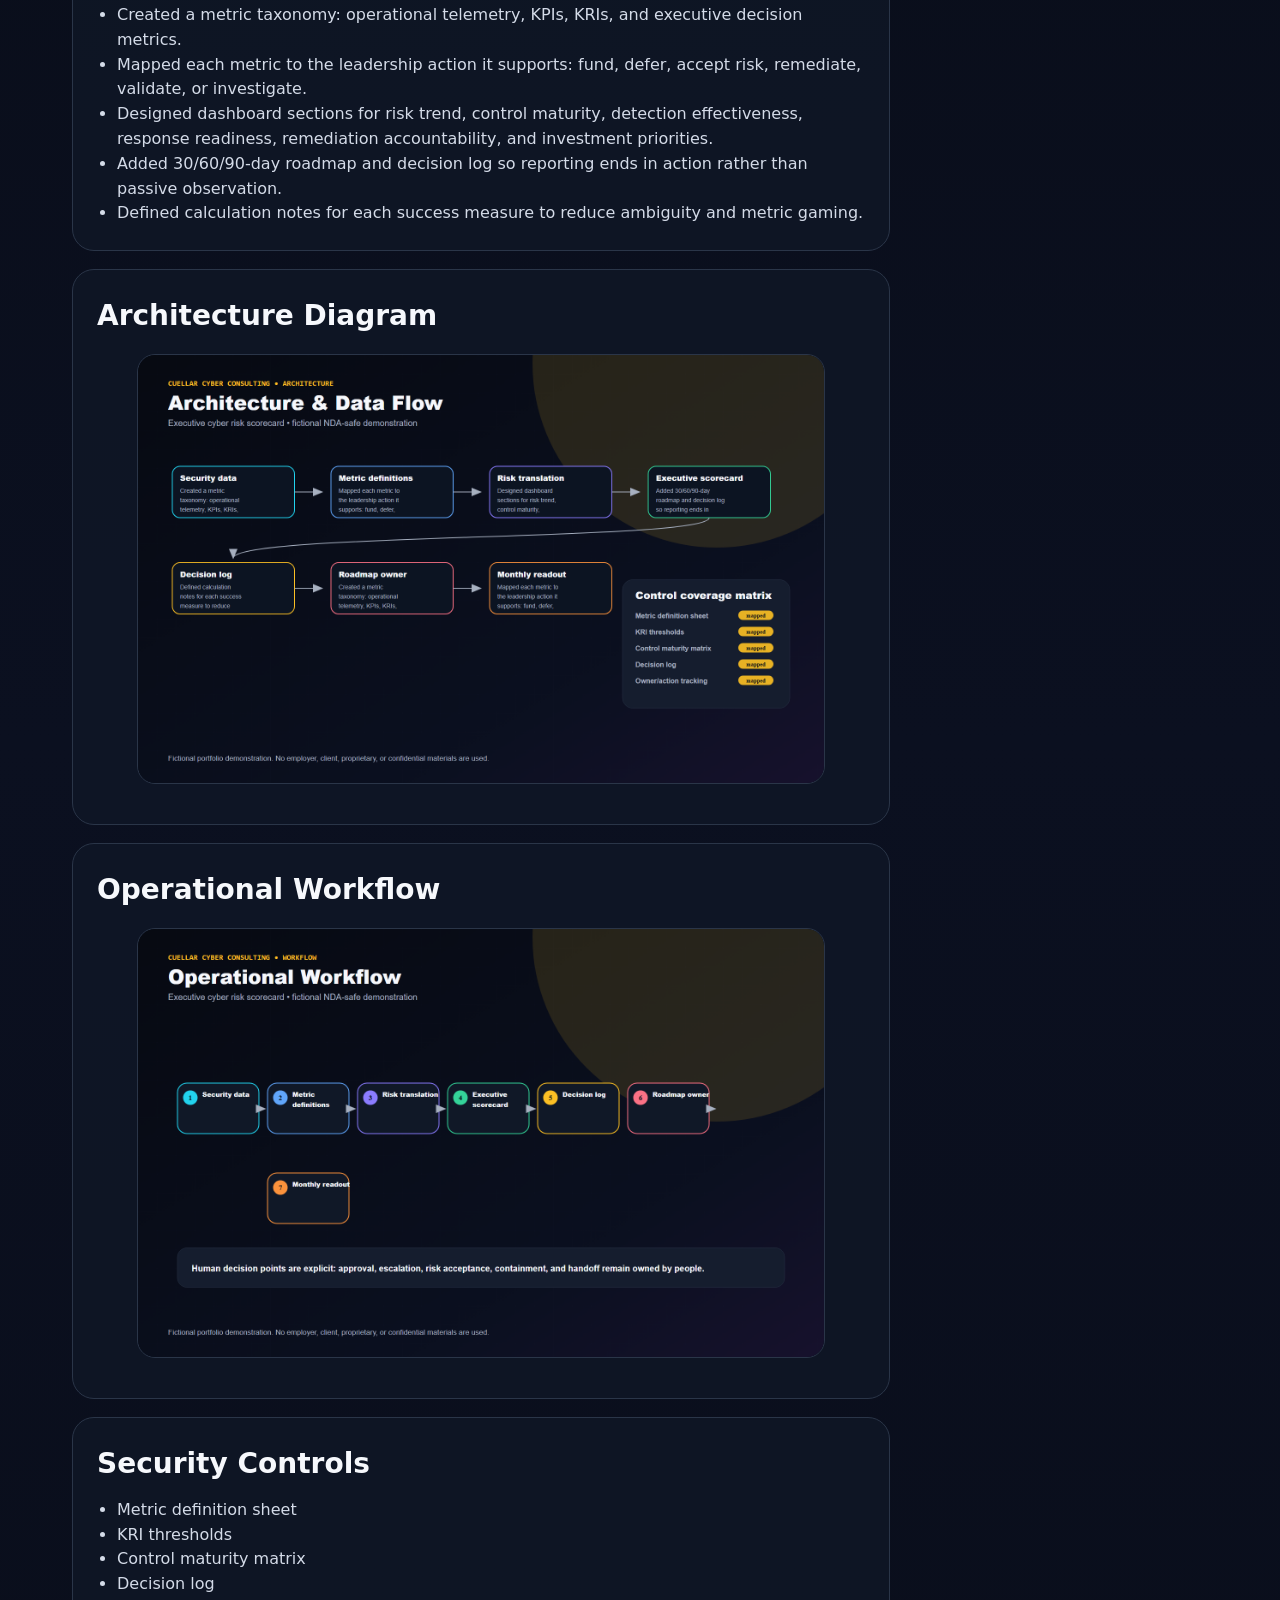
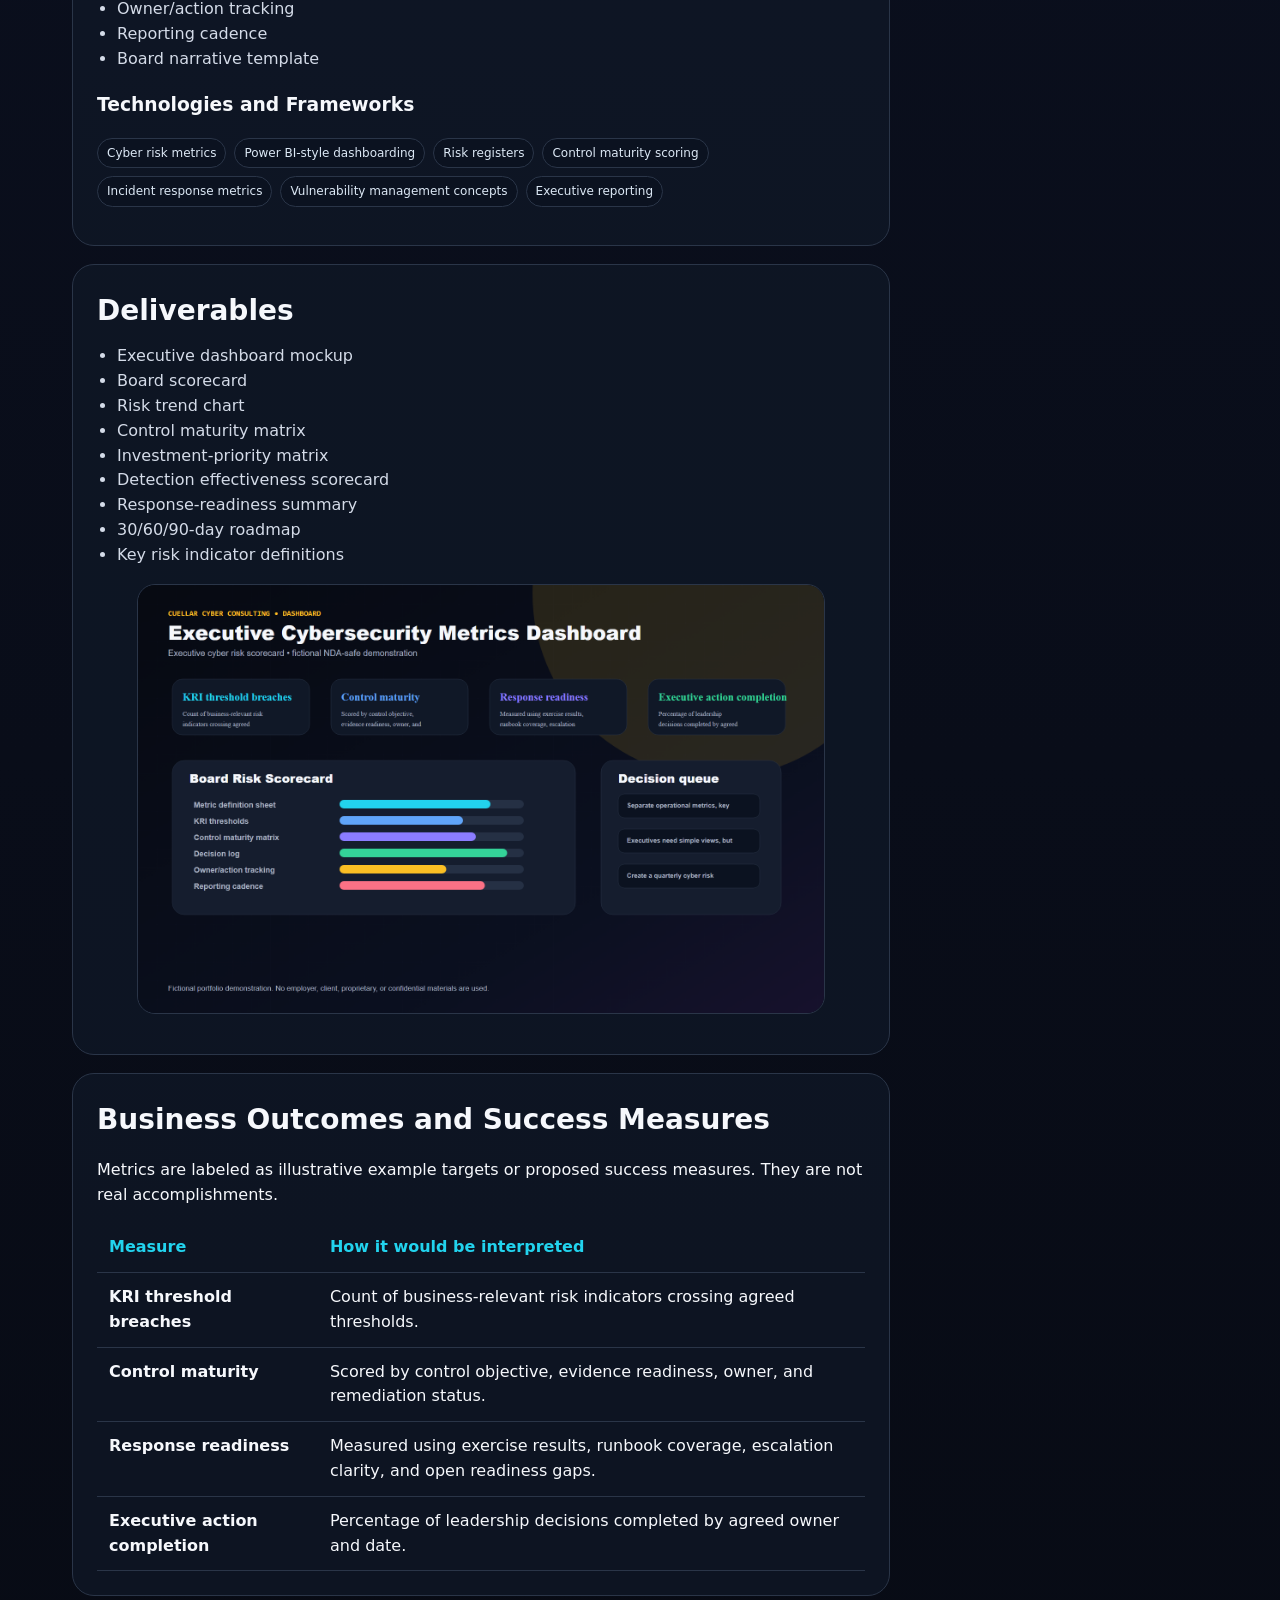
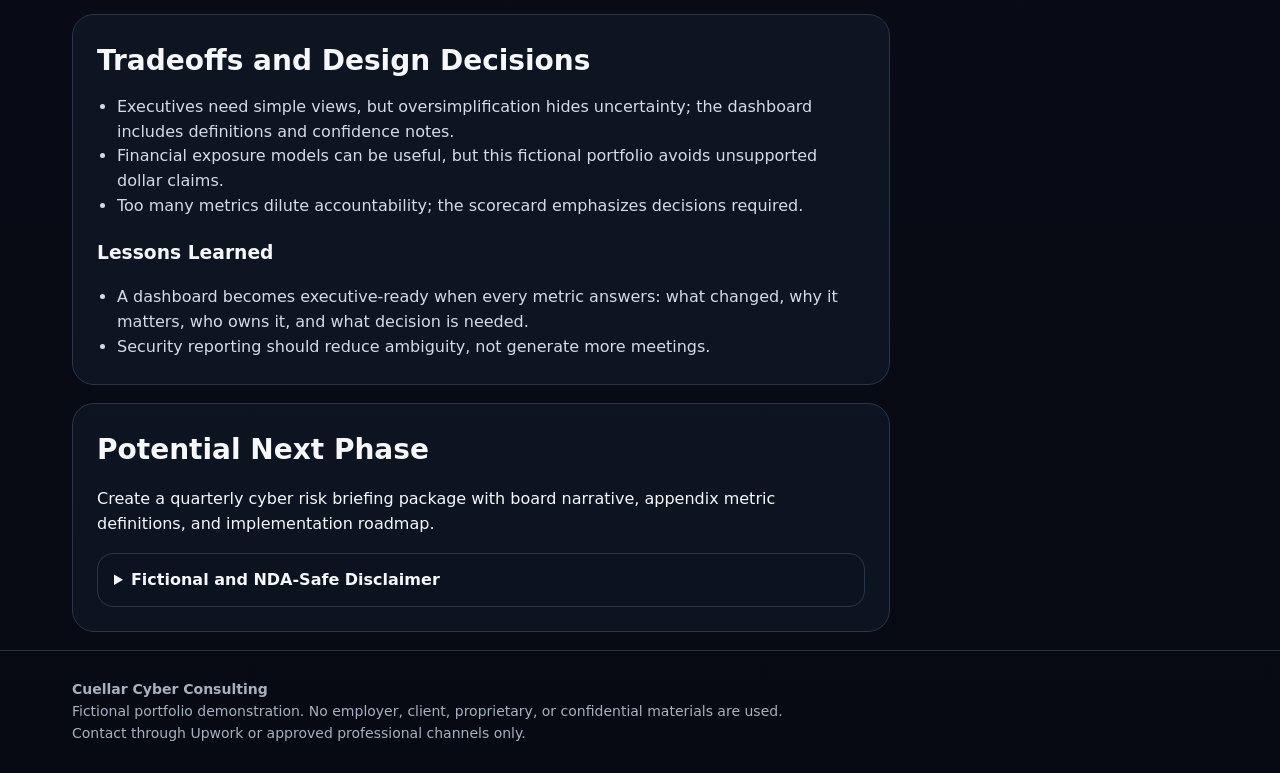
<file: case-studies/05-executive-metrics.html>
<!doctype html><html lang="en"><head><meta charset="utf-8"><meta name="viewport" content="width=device-width, initial-scale=1"><title>Executive Cybersecurity Metrics Dashboard | Andrew Cuellar</title><meta name="description" content="Executive cybersecurity reporting case study demonstrating KPI/KRI design, control maturity, risk trends, response readiness, board scorecards, and decision roadmaps using an NDA-safe consulting scenario."><link rel="canonical" href="https://cuellarcyberconsulting.com/case-studies/05-executive-metrics.html"><meta property="og:title" content="Executive Cybersecurity Metrics Dashboard | Andrew Cuellar"><meta property="og:description" content="Executive cybersecurity reporting case study demonstrating KPI/KRI design, control maturity, risk trends, response readiness, board scorecards, and decision roadmaps using an NDA-safe consulting scenario."><meta property="og:type" content="article"><meta property="og:url" content="https://cuellarcyberconsulting.com/case-studies/05-executive-metrics.html"><meta property="og:image" content="https://cuellarcyberconsulting.com/assets/thumbnails/05-executive-metrics-thumbnail.png"><meta property="og:site_name" content="Cuellar Cyber Consulting"><meta name="twitter:card" content="summary_large_image"><meta name="twitter:title" content="Executive Cybersecurity Metrics Dashboard | Andrew Cuellar"><meta name="twitter:description" content="Executive cybersecurity reporting case study demonstrating KPI/KRI design, control maturity, risk trends, response readiness, board scorecards, and decision roadmaps using an NDA-safe consulting scenario."><meta name="twitter:image" content="https://cuellarcyberconsulting.com/assets/thumbnails/05-executive-metrics-thumbnail.png"><link rel="icon" href="../assets/svg/favicon.svg" type="image/svg+xml"><link rel="stylesheet" href="../assets/css/styles.css?v=4"><script defer src="../assets/js/main.js?v=4"></script><script type="application/ld+json">{"@context":"https://schema.org","@type":"CreativeWork","name":"Executive Cybersecurity Metrics Dashboard","creator":{"@type":"Person","name":"Andrew Cuellar"},"publisher":{"@type":"Organization","name":"Cuellar Cyber Consulting"},"url":"https://cuellarcyberconsulting.com/case-studies/05-executive-metrics.html","description":"Executive cybersecurity reporting case study demonstrating KPI/KRI design, control maturity, risk trends, response readiness, board scorecards, and decision roadmaps using an NDA-safe consulting scenario.","isAccessibleForFree":true,"about":["Cybersecurity consulting","AI security","Insider risk","Detection engineering","Data protection"]}</script></head><body><a class="skip" href="#main">Skip to content</a><header class="site-header"><nav class="nav" aria-label="Primary"><a class="brand" href="../index.html"><span class="mark">CCC</span><span>Cuellar Cyber Consulting</span></a><div class="navlinks"><a href="../index.html#expertise">Expertise</a><a href="../index.html#case-studies">Case Studies</a><a href="../index.html#methodology">Methodology</a><a href="../index.html#engagement">Engagement</a><a class="btn" href="../index.html#contact">Start on Upwork</a></div></nav></header><main id="main"><section class="case-hero"><div class="wrap"><div class="breadcrumbs"><a href="../index.html">Portfolio</a> / Executive Cybersecurity Metrics Dashboard</div><p class="eyebrow">Fictional consulting case study</p><h1>Executive Cybersecurity Metrics Dashboard</h1><p class="lead">Leadership reporting that separates operational metrics, KPIs, KRIs, and executive decisions for security program accountability.</p><p class="note">Fictional portfolio demonstration. No employer, client, proprietary, or confidential materials are used.</p></div></section><div class="wrap case-layout"><article><section class="case-section" id="summary"><h2>Executive Summary</h2><p>Modeled an executive dashboard and reporting cadence that links technical security data to business risk, action ownership, and 30/60/90-day roadmap decisions.</p></section><section class="case-section" id="profile"><h2>Fictional Client Profile</h2><p>Summit Retail Group, a fictional enterprise with multiple business units and distributed security ownership.</p></section><section class="case-section" id="challenge"><h2>Client Challenge and Business Risk</h2><div class="two-col"><div><h3>Client situation</h3><p>A fictional enterprise needed cybersecurity reporting that moved beyond vanity metrics and showed risk trend, control maturity, response readiness, investment priorities, and decisions required.</p></div><div><h3>Business risk</h3><p>Leadership can underfund, overreact, or misprioritize security work when dashboards show raw alert counts, vulnerability totals, or maturity scores without business context and action ownership.</p></div></div><h3>Project objectives</h3><ul class="list"><li>Separate operational metrics, key performance indicators, key risk indicators, and executive decision metrics.</li><li>Show exposure trends, control maturity, detection effectiveness, response readiness, remediation accountability, and investment priorities.</li><li>Create a board-ready scorecard with clear metric definitions and recommended actions.</li><li>Avoid unsupported financial-loss claims while demonstrating business-risk translation.</li></ul><h3>Constraints and assumptions</h3><ul class="list"><li>All metrics are fictional demonstration data, example targets, or proposed success measures.</li><li>No real revenue, client, incident, loss, or employer-specific performance data is used.</li><li>Dashboard is a reporting model, not a substitute for formal risk quantification.</li></ul></section><section class="case-section" id="approach"><h2>Technical Approach</h2><ul class="list"><li>Created a metric taxonomy: operational telemetry, KPIs, KRIs, and executive decision metrics.</li><li>Mapped each metric to the leadership action it supports: fund, defer, accept risk, remediate, validate, or investigate.</li><li>Designed dashboard sections for risk trend, control maturity, detection effectiveness, response readiness, remediation accountability, and investment priorities.</li><li>Added 30/60/90-day roadmap and decision log so reporting ends in action rather than passive observation.</li><li>Defined calculation notes for each success measure to reduce ambiguity and metric gaming.</li></ul></section><section class="case-section" id="architecture"><h2>Architecture Diagram</h2><figure class="visual"><img src="../assets/png/05-executive-metrics-architecture.png" alt="Fictional architecture diagram for Executive Cybersecurity Metrics Dashboard"></figure></section><section class="case-section" id="workflow"><h2>Operational Workflow</h2><figure class="visual"><img src="../assets/png/05-executive-metrics-workflow.png" alt="Fictional operational workflow for Executive Cybersecurity Metrics Dashboard"></figure></section><section class="case-section" id="controls"><h2>Security Controls</h2><ul class="list"><li>Metric definition sheet</li><li>KRI thresholds</li><li>Control maturity matrix</li><li>Decision log</li><li>Owner/action tracking</li><li>Reporting cadence</li><li>Board narrative template</li></ul><h3>Technologies and Frameworks</h3><div class="tags"><span class="tag">Cyber risk metrics</span><span class="tag">Power BI-style dashboarding</span><span class="tag">Risk registers</span><span class="tag">Control maturity scoring</span><span class="tag">Incident response metrics</span><span class="tag">Vulnerability management concepts</span><span class="tag">Executive reporting</span></div></section><section class="case-section" id="deliverables"><h2>Deliverables</h2><ul class="list"><li>Executive dashboard mockup</li><li>Board scorecard</li><li>Risk trend chart</li><li>Control maturity matrix</li><li>Investment-priority matrix</li><li>Detection effectiveness scorecard</li><li>Response-readiness summary</li><li>30/60/90-day roadmap</li><li>Key risk indicator definitions</li></ul><figure class="visual"><img src="../assets/png/05-executive-metrics-dashboard.png" alt="Fictional dashboard mockup for Executive Cybersecurity Metrics Dashboard"></figure></section><section class="case-section" id="metrics"><h2>Business Outcomes and Success Measures</h2><p>Metrics are labeled as illustrative example targets or proposed success measures. They are not real accomplishments.</p><table class="metric-table"><thead><tr><th>Measure</th><th>How it would be interpreted</th></tr></thead><tbody><tr><td><strong>KRI threshold breaches</strong></td><td>Count of business-relevant risk indicators crossing agreed thresholds.</td></tr><tr><td><strong>Control maturity</strong></td><td>Scored by control objective, evidence readiness, owner, and remediation status.</td></tr><tr><td><strong>Response readiness</strong></td><td>Measured using exercise results, runbook coverage, escalation clarity, and open readiness gaps.</td></tr><tr><td><strong>Executive action completion</strong></td><td>Percentage of leadership decisions completed by agreed owner and date.</td></tr></tbody></table></section><section class="case-section" id="tradeoffs"><h2>Tradeoffs and Design Decisions</h2><ul class="list"><li>Executives need simple views, but oversimplification hides uncertainty; the dashboard includes definitions and confidence notes.</li><li>Financial exposure models can be useful, but this fictional portfolio avoids unsupported dollar claims.</li><li>Too many metrics dilute accountability; the scorecard emphasizes decisions required.</li></ul><h3>Lessons Learned</h3><ul class="list"><li>A dashboard becomes executive-ready when every metric answers: what changed, why it matters, who owns it, and what decision is needed.</li><li>Security reporting should reduce ambiguity, not generate more meetings.</li></ul></section><section class="case-section" id="next"><h2>Potential Next Phase</h2><p>Create a quarterly cyber risk briefing package with board narrative, appendix metric definitions, and implementation roadmap.</p><details><summary>Fictional and NDA-Safe Disclaimer</summary><p>Fictional portfolio demonstration. No employer, client, proprietary, or confidential materials are used. The content does not include or imitate employer dashboards, logos, terminology, real data, real incident details, internal detections, internal code, or confidential workflows.</p></details></section></article><aside class="toc" aria-label="Case study navigation"><strong>Case Study Sections</strong><a href="#summary">Summary</a><a href="#profile">Profile</a><a href="#challenge">Challenge</a><a href="#approach">Approach</a><a href="#architecture">Architecture</a><a href="#workflow">Workflow</a><a href="#controls">Controls</a><a href="#deliverables">Deliverables</a><a href="#metrics">Metrics</a><a href="#tradeoffs">Tradeoffs</a><a href="#next">Next</a><a class="btn primary" href="../index.html#contact">Discuss on Upwork</a></aside></div></main><a class="backtop" href="#main" aria-label="Back to top">↑</a><footer class="footer"><div class="wrap"><strong>Cuellar Cyber Consulting</strong><br>Fictional portfolio demonstration. No employer, client, proprietary, or confidential materials are used.<br>Contact through Upwork or approved professional channels only.</div></footer></body></html>
</file>
<file: assets/css/styles.css>
:root{--bg:#070A12;--bg2:#0B1020;--panel:#101827;--panel2:#151D2E;--line:#2A3548;--text:#F6F8FC;--muted:#A7B0C0;--cyan:#22D3EE;--blue:#60A5FA;--violet:#8B7CFF;--green:#34D399;--amber:#FBBF24;--rose:#FB7185;--orange:#FB923C;--max:1180px;--radius:22px}*{box-sizing:border-box}html{scroll-behavior:smooth}body{margin:0;background:radial-gradient(circle at 75% -10%,rgba(139,124,255,.22),transparent 34%),linear-gradient(180deg,#070A12,#0B1020 42%,#070A12);color:var(--text);font-family:Inter,ui-sans-serif,system-ui,-apple-system,Segoe UI,Arial,sans-serif;line-height:1.55}a{color:inherit}img{max-width:100%;display:block}.skip{position:absolute;left:-999px;top:8px;background:var(--cyan);color:#001018;padding:10px 14px;border-radius:10px;z-index:50}.skip:focus{left:8px}.site-header{position:sticky;top:0;z-index:20;background:rgba(7,10,18,.82);backdrop-filter:blur(16px);border-bottom:1px solid rgba(42,53,72,.72)}.nav{max-width:var(--max);margin:0 auto;padding:14px 22px;display:flex;align-items:center;gap:18px;justify-content:space-between}.brand{display:flex;align-items:center;gap:12px;font-weight:800;letter-spacing:.01em;text-decoration:none}.mark{width:36px;height:36px;border-radius:12px;background:linear-gradient(135deg,var(--cyan),var(--violet));display:grid;place-items:center;color:#061018;font-weight:900}.navlinks{display:flex;gap:18px;align-items:center;font-size:14px;color:var(--muted)}.navlinks a{text-decoration:none}.navlinks a:hover,.navlinks a:focus{color:var(--text)}.btn{display:inline-flex;align-items:center;gap:8px;border:1px solid var(--line);border-radius:999px;padding:11px 16px;text-decoration:none;background:rgba(16,24,39,.78);font-weight:750}.btn.primary{background:linear-gradient(135deg,var(--cyan),var(--violet));color:#061018;border:0}.btn:hover{transform:translateY(-1px)}:focus-visible{outline:3px solid var(--cyan);outline-offset:3px}.wrap{max-width:var(--max);margin:0 auto;padding:0 22px}.hero{padding:78px 0 46px}.eyebrow{color:var(--cyan);font-size:12px;font-weight:850;letter-spacing:.16em;text-transform:uppercase}.hero-grid{display:grid;grid-template-columns:minmax(0,1.05fr) minmax(340px,.75fr);gap:42px;align-items:center}.hero h1{font-size:clamp(42px,7vw,76px);line-height:.95;margin:14px 0 22px;letter-spacing:-.055em}.lead{font-size:clamp(18px,2.2vw,22px);color:#D7DEEA;max-width:780px}.hero-actions{display:flex;flex-wrap:wrap;gap:14px;margin:28px 0}.note{color:var(--muted);font-size:14px}.hero-card,.card,.panel{background:linear-gradient(180deg,rgba(21,29,46,.88),rgba(16,24,39,.9));border:1px solid var(--line);border-radius:var(--radius);box-shadow:0 18px 60px rgba(0,0,0,.22)}.hero-card{padding:24px}.kpi-grid{display:grid;grid-template-columns:1fr 1fr;gap:12px}.kpi{padding:16px;border:1px solid rgba(42,53,72,.9);border-radius:18px;background:#0B1220}.kpi b{display:block;color:var(--cyan);font-size:24px}.kpi span{color:var(--muted);font-size:12px}.section{padding:58px 0}.section-head{display:flex;align-items:end;justify-content:space-between;gap:28px;margin-bottom:24px}.section h2{font-size:clamp(30px,4vw,48px);letter-spacing:-.035em;line-height:1.05;margin:0}.section .intro{max-width:760px;color:#CBD3E2;font-size:17px}.about-grid,.why-grid{display:grid;grid-template-columns:1.1fr .9fr;gap:22px}.panel{padding:26px}.panel h3,.card h3{margin:0 0 10px;font-size:22px}.cap-grid{display:grid;grid-template-columns:repeat(3,minmax(0,1fr));gap:14px}.cap{padding:18px;border-radius:18px;background:#0B1220;border:1px solid var(--line)}.cap h3{font-size:16px;margin:0 0 10px;color:var(--text)}.cap ul{margin:0;padding-left:18px;color:var(--muted);font-size:14px}.toolbar{display:flex;flex-wrap:wrap;gap:10px;margin-bottom:20px}.filter{border:1px solid var(--line);background:#0B1220;color:var(--muted);padding:9px 13px;border-radius:999px;cursor:pointer}.filter.active,.filter:hover{color:#061018;background:var(--cyan);border-color:var(--cyan)}.case-grid{display:grid;grid-template-columns:repeat(2,minmax(0,1fr));gap:20px}.case-card{overflow:hidden}.case-card[data-featured="true"]{grid-column:1/-1;display:grid;grid-template-columns:.95fr 1.05fr}.case-card img{width:100%;height:auto;aspect-ratio:16/10;object-fit:contain;background:#0B1220;padding:10px}.case-card[data-featured="true"] img{height:100%;min-height:260px;aspect-ratio:auto}.case-body{padding:24px}.tags{display:flex;flex-wrap:wrap;gap:8px;margin:14px 0}.tag{font-size:12px;color:#DCE8F5;border:1px solid var(--line);background:#0B1220;border-radius:999px;padding:5px 9px}.case-meta{display:grid;grid-template-columns:1fr 1fr;gap:12px;margin:16px 0}.mini{border-left:3px solid var(--cyan);padding-left:12px;color:var(--muted);font-size:14px}.method{display:grid;grid-template-columns:repeat(3,1fr);gap:14px;counter-reset:step}.step{position:relative;padding:20px;background:#0B1220;border:1px solid var(--line);border-radius:18px}.step:before{counter-increment:step;content:counter(step);width:28px;height:28px;border-radius:50%;display:grid;place-items:center;background:var(--cyan);color:#061018;font-weight:900;margin-bottom:12px}.timeline{display:grid;grid-template-columns:repeat(4,1fr);gap:12px;counter-reset:step}.timeline .step{min-height:150px}.cta{padding:38px;border-radius:30px;background:linear-gradient(135deg,rgba(34,211,238,.14),rgba(139,124,255,.18));border:1px solid var(--line);display:grid;grid-template-columns:1fr auto;gap:24px;align-items:center}.footer{border-top:1px solid var(--line);padding:28px 0;color:var(--muted);font-size:14px}.case-hero{padding:56px 0 30px}.breadcrumbs{font-size:14px;color:var(--muted);margin-bottom:20px}.case-layout{display:grid;grid-template-columns:minmax(0,1fr) 292px;gap:26px;align-items:start}.toc{position:sticky;top:82px;padding:18px;background:#0B1220;border:1px solid var(--line);border-radius:18px}.toc a{display:block;color:var(--muted);text-decoration:none;margin:9px 0;font-size:14px}.toc a:hover{color:var(--text)}.case-section{padding:24px;margin-bottom:18px;background:rgba(16,24,39,.72);border:1px solid var(--line);border-radius:22px}.case-section h2{font-size:28px;margin:0 0 12px}.two-col{display:grid;grid-template-columns:1fr 1fr;gap:16px}.list{margin:0;padding-left:20px;color:#D4DBE8}.visual{border-radius:18px;border:1px solid var(--line);overflow:hidden;background:#0B1220}.metric-table{width:100%;border-collapse:collapse}.metric-table th,.metric-table td{border-bottom:1px solid var(--line);padding:12px;text-align:left;vertical-align:top}.metric-table th{color:var(--cyan)}details{border:1px solid var(--line);border-radius:16px;padding:14px 16px;background:#0B1220}summary{cursor:pointer;font-weight:800}.backtop{position:fixed;right:18px;bottom:18px;width:42px;height:42px;border-radius:50%;display:grid;place-items:center;background:var(--cyan);color:#061018;text-decoration:none;font-weight:900}@media(max-width:980px){.hero-grid,.about-grid,.why-grid,.case-layout,.cta{grid-template-columns:1fr}.section-head{display:block}.section-head .intro{margin-top:12px}.cap-grid{grid-template-columns:repeat(2,1fr)}.method{grid-template-columns:repeat(2,1fr)}.timeline{grid-template-columns:repeat(2,1fr)}.toc{position:relative;top:auto}.case-card[data-featured="true"],.case-grid{display:grid;grid-template-columns:1fr}.navlinks{display:none}}@media(max-width:620px){.cap-grid,.method,.timeline,.two-col,.case-meta{grid-template-columns:1fr}.hero{padding-top:46px}.section{padding:38px 0}.panel,.case-section{padding:18px}.hero h1{font-size:42px}.backtop{display:none}}@media(prefers-reduced-motion:reduce){*,html{scroll-behavior:auto!important;transition:none!important;animation:none!important}}@media print{.site-header,.toolbar,.toc,.backtop,.btn{display:none!important}body{background:#fff;color:#111}.case-layout,.hero-grid,.about-grid,.why-grid,.case-grid,.case-card[data-featured="true"]{display:block}.card,.panel,.case-section{break-inside:avoid;border:1px solid #bbb;background:#fff;color:#111}.tag,.note,.intro,.lead,.mini{color:#333}.section{padding:20px 0}}

/* --------------------------------------------------------------------------
   Mobile responsiveness hardening — final candidate patch
   Purpose: prevent case-study artwork/dashboard thumbnails from overlapping
   card text on iPhone/Android widths and remove horizontal scrolling.
   -------------------------------------------------------------------------- */
html,body{max-width:100%;overflow-x:clip}.wrap,.nav,.hero-grid,.about-grid,.section-head,.case-grid,.case-card,.case-body,.case-meta,.case-layout,.case-section,.visual,.timeline,.method,.cap-grid,.why-grid,.cta,.two-col{min-width:0}.card,.panel,.case-section,.case-card,.case-body,.mini,.step,.cap{min-width:0;overflow-wrap:break-word;word-break:normal}.case-card{position:relative;display:flex;flex-direction:column}.case-card img,.visual img{position:relative;z-index:0;display:block;width:100%;max-width:100%;height:auto;object-fit:contain}.case-body{position:relative;z-index:1}.visual{max-width:100%;overflow:hidden}.visual img{border-radius:16px}.case-section img{max-width:100%;height:auto}.case-layout{align-items:start}.toc{min-width:0}.btn,.filter{max-width:100%;white-space:normal;text-align:center}.tags{min-width:0}.tag{white-space:normal}.mini{max-width:100%}

@media(max-width:768px){
  :root{--radius:18px}
  .wrap{padding-left:18px;padding-right:18px;width:100%;max-width:100%}
  .nav{padding:12px 18px;gap:12px;align-items:flex-start}.brand{min-width:0}.brand span:last-child{overflow-wrap:anywhere}.mark{flex:0 0 36px}
  .hero-grid,.about-grid,.why-grid,.case-layout,.cta,.two-col{display:grid;grid-template-columns:1fr!important;gap:18px}
  .case-grid{display:grid;grid-template-columns:1fr!important;gap:18px;width:100%}
  .case-card,.case-card[data-featured="true"]{display:flex!important;grid-column:auto!important;grid-template-columns:none!important;flex-direction:column;width:100%;max-width:100%;overflow:hidden}
  .case-card img,.case-card[data-featured="true"] img{width:100%;max-width:100%;height:auto!important;min-height:0!important;max-height:none!important;aspect-ratio:16/10;object-fit:contain;padding:8px;flex:0 0 auto}
  .case-body{width:100%;padding:20px}
  .case-meta{display:grid;grid-template-columns:1fr!important;gap:12px}
  .cap-grid,.method,.timeline{grid-template-columns:1fr 1fr;gap:12px}
  .section-head{display:block}.section-head .intro{margin-top:12px}
  .case-hero{padding-top:38px}.case-hero h1{font-size:clamp(34px,9vw,52px);line-height:1.02;letter-spacing:-.04em}
  .visual{margin-left:0;margin-right:0;width:100%;overflow:hidden}.visual img{width:100%;max-width:100%;height:auto;object-fit:contain}
  .toc{position:relative!important;top:auto!important;width:100%;margin-bottom:16px}
}

@media(max-width:480px){
  .wrap{padding-left:14px;padding-right:14px}
  .hero{padding:42px 0 30px}.section{padding:34px 0}.case-hero{padding:34px 0 24px}
  .hero h1{font-size:clamp(34px,11vw,42px);line-height:1.02;letter-spacing:-.04em}.lead{font-size:17px;line-height:1.5}.section h2{font-size:clamp(27px,8vw,34px);line-height:1.08}
  .hero-card,.card,.panel,.case-section{border-radius:16px}.panel,.case-section,.case-body{padding:16px}
  .hero-actions{display:grid;grid-template-columns:1fr;gap:10px}.btn{justify-content:center;width:100%}
  .toolbar{gap:8px}.filter{flex:1 1 calc(50% - 8px);padding:9px 10px;font-size:13px}
  .cap-grid,.method,.timeline,.case-meta,.kpi-grid{grid-template-columns:1fr!important}
  .case-card img,.case-card[data-featured="true"] img{aspect-ratio:auto;padding:6px;border-bottom:1px solid var(--line)}
  .case-body h3{font-size:21px;line-height:1.12}.case-body p,.mini{font-size:14px;line-height:1.5}
  .tags{gap:6px}.tag{font-size:11px;padding:5px 8px}
  .visual{border-radius:14px}.visual img{border-radius:12px}
}

/* Mobile case-study table polish: keep the site scroll-free without splitting labels into unreadable fragments. */
@media(max-width:480px){
  table{width:100%;table-layout:auto;border-collapse:collapse}
  th,td{overflow-wrap:break-word;word-break:normal;hyphens:auto}
  .case-section table{display:block;width:100%}
  .case-section table thead{display:none}
  .case-section table tbody,.case-section table tr,.case-section table td{display:block;width:100%}
  .case-section table tr{padding:12px 0;border-bottom:1px solid var(--line)}
  .case-section table td{border:0!important;padding:4px 0!important}
  .case-section table td:first-child{color:var(--cyan);font-weight:800;font-size:15px}
}

/* iOS Safari/touch filter safeguards: preserve approved button appearance while ensuring taps reach real buttons. */
.toolbar{position:relative;z-index:3}.filter{position:relative;z-index:4;pointer-events:auto;touch-action:manipulation;-webkit-tap-highlight-color:rgba(34,211,238,.22);cursor:pointer}.case-card[hidden]{display:none!important}.case-card>img,.visual img{pointer-events:none}
</file>
